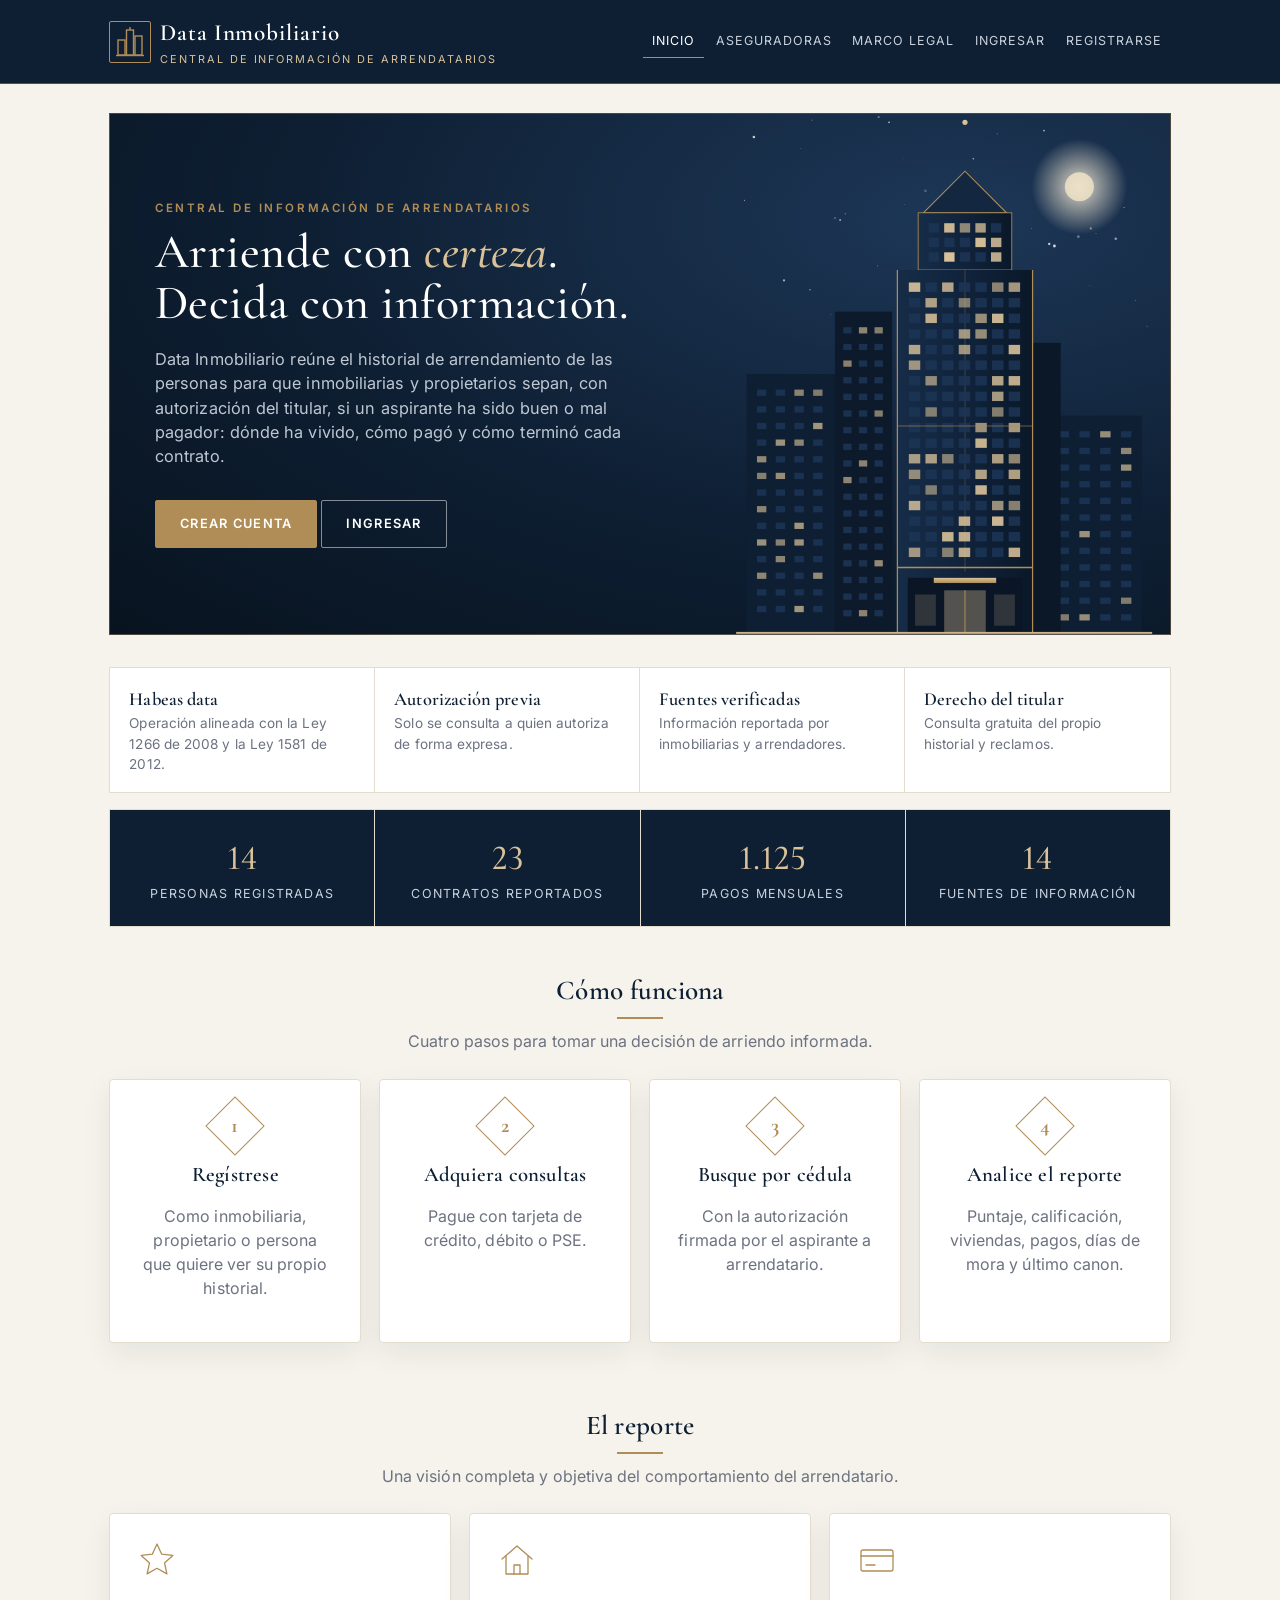
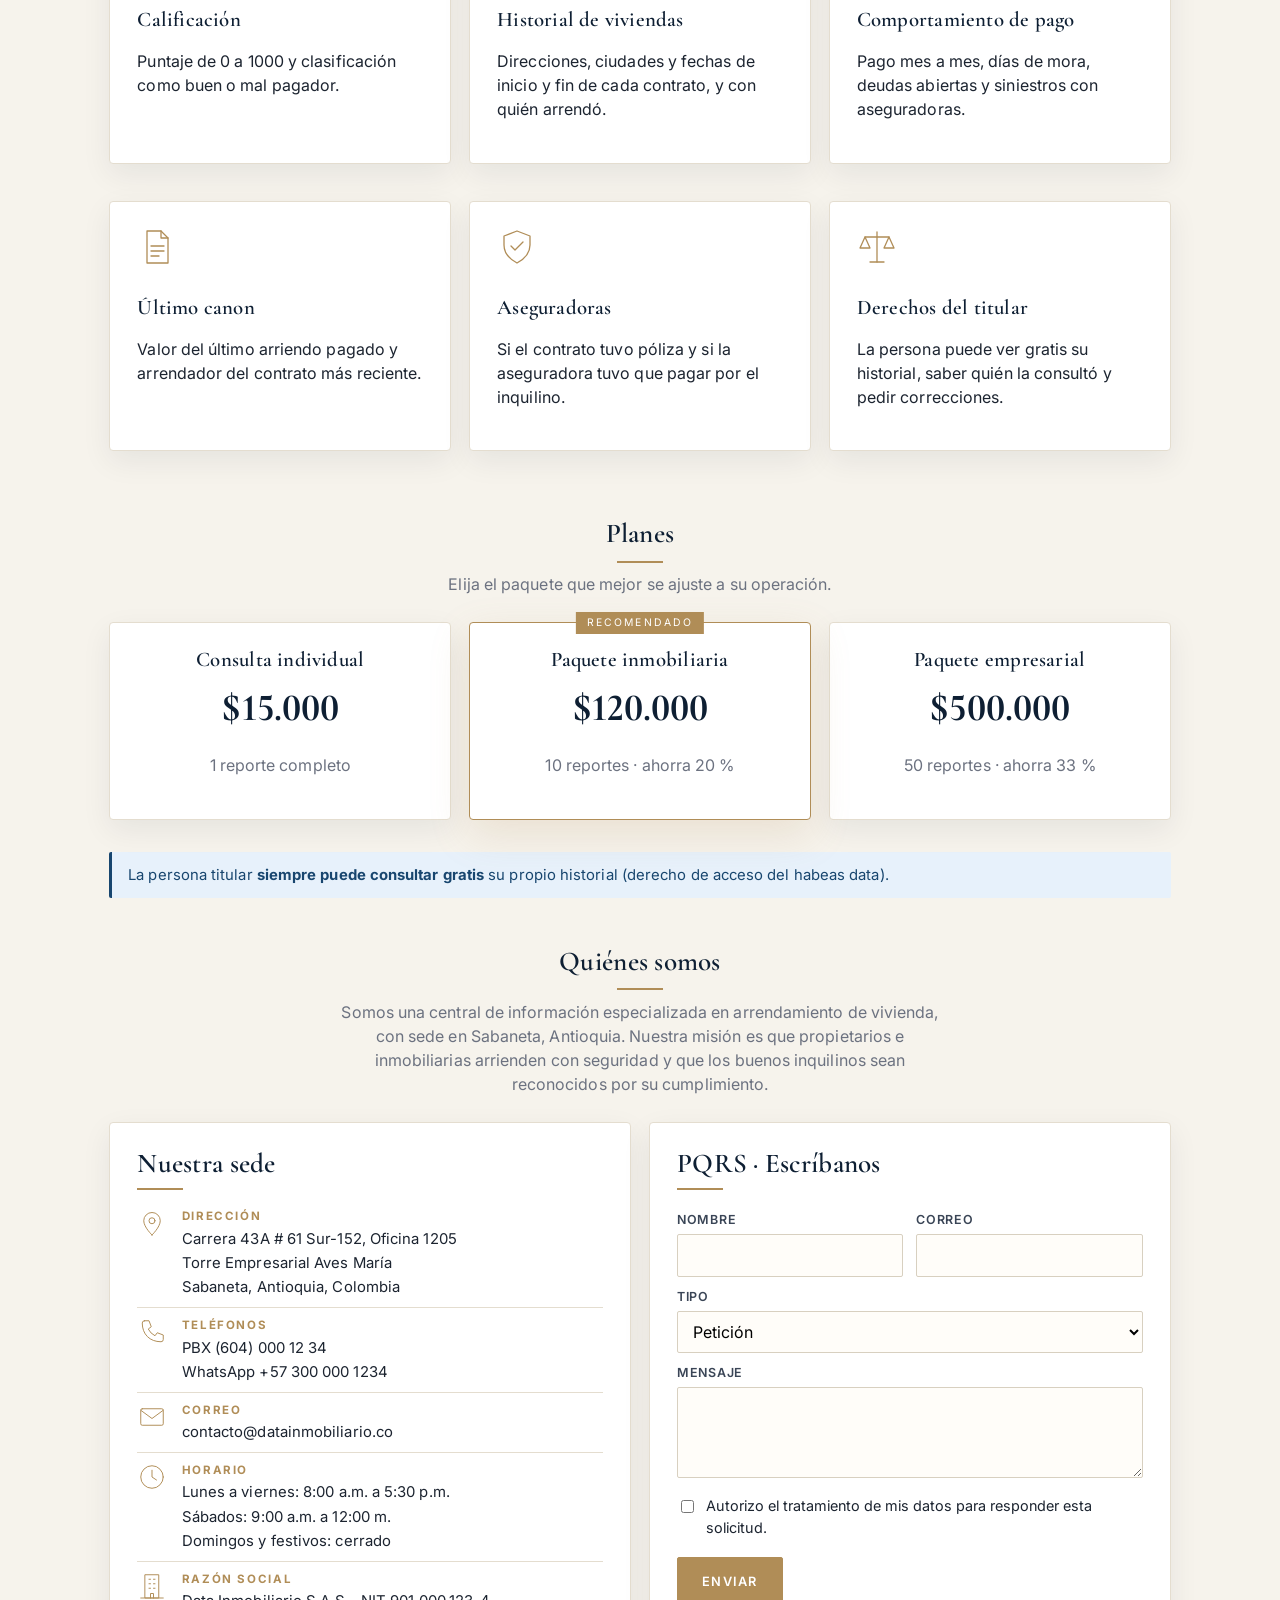
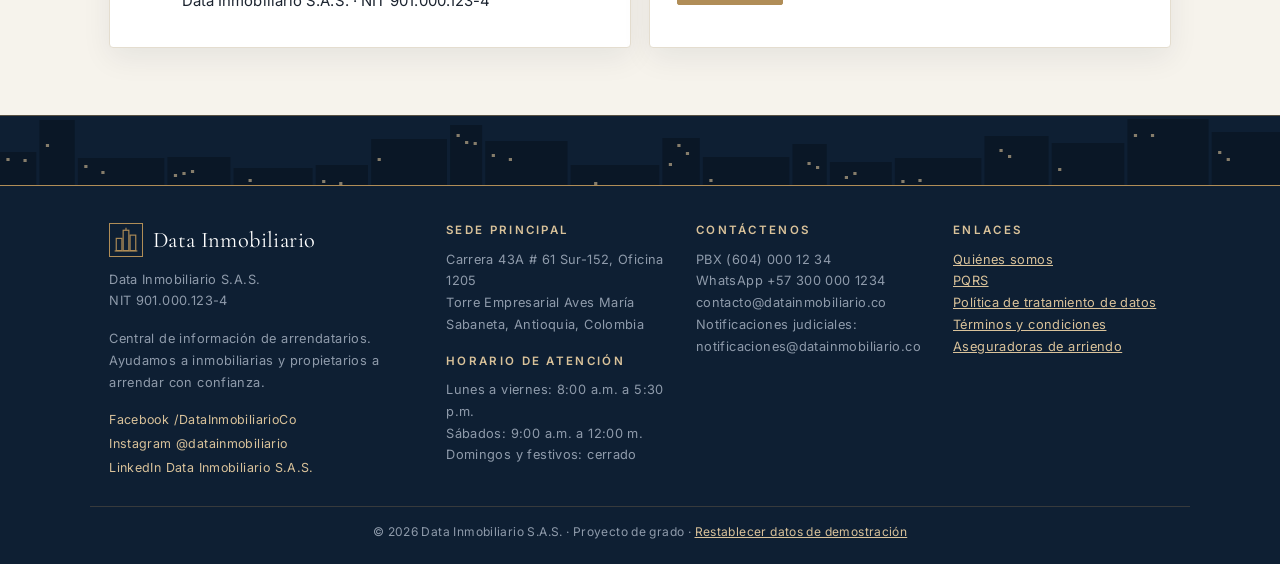
<file: index.html>
<!DOCTYPE html>
<html lang="es">
<head>
  <meta charset="UTF-8">
  <meta name="viewport" content="width=device-width, initial-scale=1.0">
  <title>Data Inmobiliario · Central de información de arrendatarios</title>
  <link rel="preconnect" href="https://fonts.googleapis.com">
  <link rel="stylesheet" href="https://fonts.googleapis.com/css2?family=Cormorant+Garamond:ital,wght@0,500;0,600;1,500&family=Inter:wght@400;500;600&display=swap">
  <link rel="stylesheet" href="css/estilos.css">
</head>
<body>
<main>
  <div class="contenedor">

    <section class="portada">
      <div class="texto">
        <div class="etiqueta-oro">Central de información de arrendatarios</div>
        <h1>Arriende con <em>certeza</em>.<br>Decida con información.</h1>
        <p>Data Inmobiliario reúne el historial de arrendamiento de las personas para que inmobiliarias y propietarios sepan,
           con autorización del titular, si un aspirante ha sido buen o mal pagador: dónde ha vivido, cómo pagó y cómo terminó cada contrato.</p>
        <a class="boton verde" href="registro.html">Crear cuenta</a>
        <a class="boton secundario" href="login.html">Ingresar</a>
      </div>
      <div class="ilustracion" data-ilustracion="edificio"></div>
    </section>

    <div class="franja-confianza">
      <div><b>Habeas data</b>Operación alineada con la Ley 1266 de 2008 y la Ley 1581 de 2012.</div>
      <div><b>Autorización previa</b>Solo se consulta a quien autoriza de forma expresa.</div>
      <div><b>Fuentes verificadas</b>Información reportada por inmobiliarias y arrendadores.</div>
      <div><b>Derecho del titular</b>Consulta gratuita del propio historial y reclamos.</div>
    </div>

    <div class="cifras" id="cifras"></div>

    <h2 class="seccion-titulo">Cómo funciona</h2>
    <p class="seccion-sub">Cuatro pasos para tomar una decisión de arriendo informada.</p>
    <div class="grid grid-4">
      <div class="tarjeta paso"><div class="num"><span>1</span></div><h3>Regístrese</h3><p class="tenue">Como inmobiliaria, propietario o persona que quiere ver su propio historial.</p></div>
      <div class="tarjeta paso"><div class="num"><span>2</span></div><h3>Adquiera consultas</h3><p class="tenue">Pague con tarjeta de crédito, débito o PSE.</p></div>
      <div class="tarjeta paso"><div class="num"><span>3</span></div><h3>Busque por cédula</h3><p class="tenue">Con la autorización firmada por el aspirante a arrendatario.</p></div>
      <div class="tarjeta paso"><div class="num"><span>4</span></div><h3>Analice el reporte</h3><p class="tenue">Puntaje, calificación, viviendas, pagos, días de mora y último canon.</p></div>
    </div>

    <h2 class="seccion-titulo">El reporte</h2>
    <p class="seccion-sub">Una visión completa y objetiva del comportamiento del arrendatario.</p>
    <div class="grid grid-3 grid-3-fijo">
      <div class="tarjeta"><span data-icono="estrella"></span><h3>Calificación</h3><p>Puntaje de 0 a 1000 y clasificación como buen o mal pagador.</p></div>
      <div class="tarjeta"><span data-icono="casa"></span><h3>Historial de viviendas</h3><p>Direcciones, ciudades y fechas de inicio y fin de cada contrato, y con quién arrendó.</p></div>
      <div class="tarjeta"><span data-icono="tarjeta"></span><h3>Comportamiento de pago</h3><p>Pago mes a mes, días de mora, deudas abiertas y siniestros con aseguradoras.</p></div>
      <div class="tarjeta"><span data-icono="documento"></span><h3>Último canon</h3><p>Valor del último arriendo pagado y arrendador del contrato más reciente.</p></div>
      <div class="tarjeta"><span data-icono="escudo"></span><h3>Aseguradoras</h3><p>Si el contrato tuvo póliza y si la aseguradora tuvo que pagar por el inquilino.</p></div>
      <div class="tarjeta"><span data-icono="balanza"></span><h3>Derechos del titular</h3><p>La persona puede ver gratis su historial, saber quién la consultó y pedir correcciones.</p></div>
    </div>

    <h2 class="seccion-titulo">Planes</h2>
    <p class="seccion-sub">Elija el paquete que mejor se ajuste a su operación.</p>
    <div class="grid grid-3">
      <div class="tarjeta plan"><h3>Consulta individual</h3><div class="precio">$15.000</div><p class="tenue">1 reporte completo</p></div>
      <div class="tarjeta plan destacado"><h3>Paquete inmobiliaria</h3><div class="precio">$120.000</div><p class="tenue">10 reportes · ahorra 20 %</p></div>
      <div class="tarjeta plan"><h3>Paquete empresarial</h3><div class="precio">$500.000</div><p class="tenue">50 reportes · ahorra 33 %</p></div>
    </div>
    <div class="alerta info">La persona titular <b>siempre puede consultar gratis</b> su propio historial (derecho de acceso del habeas data).</div>

    <h2 class="seccion-titulo" id="contacto">Quiénes somos</h2>
    <p class="seccion-sub">Somos una central de información especializada en arrendamiento de vivienda, con sede en Sabaneta, Antioquia.
      Nuestra misión es que propietarios e inmobiliarias arrienden con seguridad y que los buenos inquilinos sean reconocidos por su cumplimiento.</p>

    <div class="grid grid-2">
      <div class="tarjeta">
        <h2>Nuestra sede</h2>
        <div class="dato-contacto"><span data-icono="ubicacion"></span><div><b>Dirección</b><span id="eDireccion"></span></div></div>
        <div class="dato-contacto"><span data-icono="telefono"></span><div><b>Teléfonos</b><span id="eTelefonos"></span></div></div>
        <div class="dato-contacto"><span data-icono="correo"></span><div><b>Correo</b><span id="eCorreo"></span></div></div>
        <div class="dato-contacto"><span data-icono="reloj"></span><div><b>Horario</b><span id="eHorario"></span></div></div>
        <div class="dato-contacto"><span data-icono="edificio"></span><div><b>Razón social</b><span id="eRazon"></span></div></div>
      </div>
      <div class="tarjeta">
        <h2>PQRS · Escríbanos</h2>
        <div id="msgPqrs"></div>
        <form id="formPqrs">
          <div class="fila">
            <div><label>Nombre</label><input name="nombre" required></div>
            <div><label>Correo</label><input name="correo" type="email" required></div>
          </div>
          <label>Tipo</label>
          <select name="tipo"><option>Petición</option><option>Queja</option><option>Reclamo</option><option>Sugerencia</option><option>Quiero afiliar mi inmobiliaria</option></select>
          <label>Mensaje</label>
          <textarea name="mensaje" rows="3" required></textarea>
          <label class="check"><input type="checkbox" required><span>Autorizo el tratamiento de mis datos para responder esta solicitud.</span></label>
          <button class="boton verde" type="submit">Enviar</button>
        </form>
      </div>
    </div>
  </div>
</main>
<script src="js/datos-semilla.js"></script>
<script src="js/almacen.js"></script>
<script src="js/ilustraciones.js"></script>
<script src="js/app.js"></script>
<script>
  // Cifras de la central, calculadas a partir de los datos
  var d = BD.datos;
  var fuentes = {};
  d.contratos.forEach(function (c) { fuentes[c.arrendador] = 1; });
  document.getElementById("cifras").innerHTML =
    "<div><b>" + d.inquilinos.length + "</b>Personas registradas</div>" +
    "<div><b>" + d.contratos.length + "</b>Contratos reportados</div>" +
    "<div><b>" + d.pagos.length.toLocaleString("es-CO") + "</b>Pagos mensuales</div>" +
    "<div><b>" + Object.keys(fuentes).length + "</b>Fuentes de información</div>";

  // Datos de contacto de la empresa (definidos en app.js)
  document.getElementById("eDireccion").innerHTML = EMPRESA.direccion + "<br>" + EMPRESA.edificio + "<br>" + EMPRESA.ciudad;
  document.getElementById("eTelefonos").innerHTML = "PBX " + EMPRESA.pbx + "<br>WhatsApp " + EMPRESA.whatsapp;
  document.getElementById("eCorreo").innerHTML = EMPRESA.correo;
  document.getElementById("eHorario").innerHTML = EMPRESA.horario.join("<br>");
  document.getElementById("eRazon").innerHTML = EMPRESA.razonSocial + " · NIT " + EMPRESA.nit;

  // Formulario PQRS (se guarda en el navegador)
  document.getElementById("formPqrs").onsubmit = function (e) {
    e.preventDefault();
    var datos = Object.fromEntries(new FormData(e.target).entries());
    var radicado = "PQRS-" + Date.now().toString().slice(-6);
    BD.datos.mensajes = BD.datos.mensajes || [];
    BD.datos.mensajes.push({ id: radicado, nombre: datos.nombre, correo: datos.correo, tipo: datos.tipo, mensaje: datos.mensaje, fecha: Date.now() });
    BD.guardar(); e.target.reset();
    mensaje("msgPqrs", "exito", "Solicitud radicada con número <b>" + radicado + "</b>. Le responderemos en máximo 15 días hábiles.");
  };
</script>
</body>
</html>
</file>
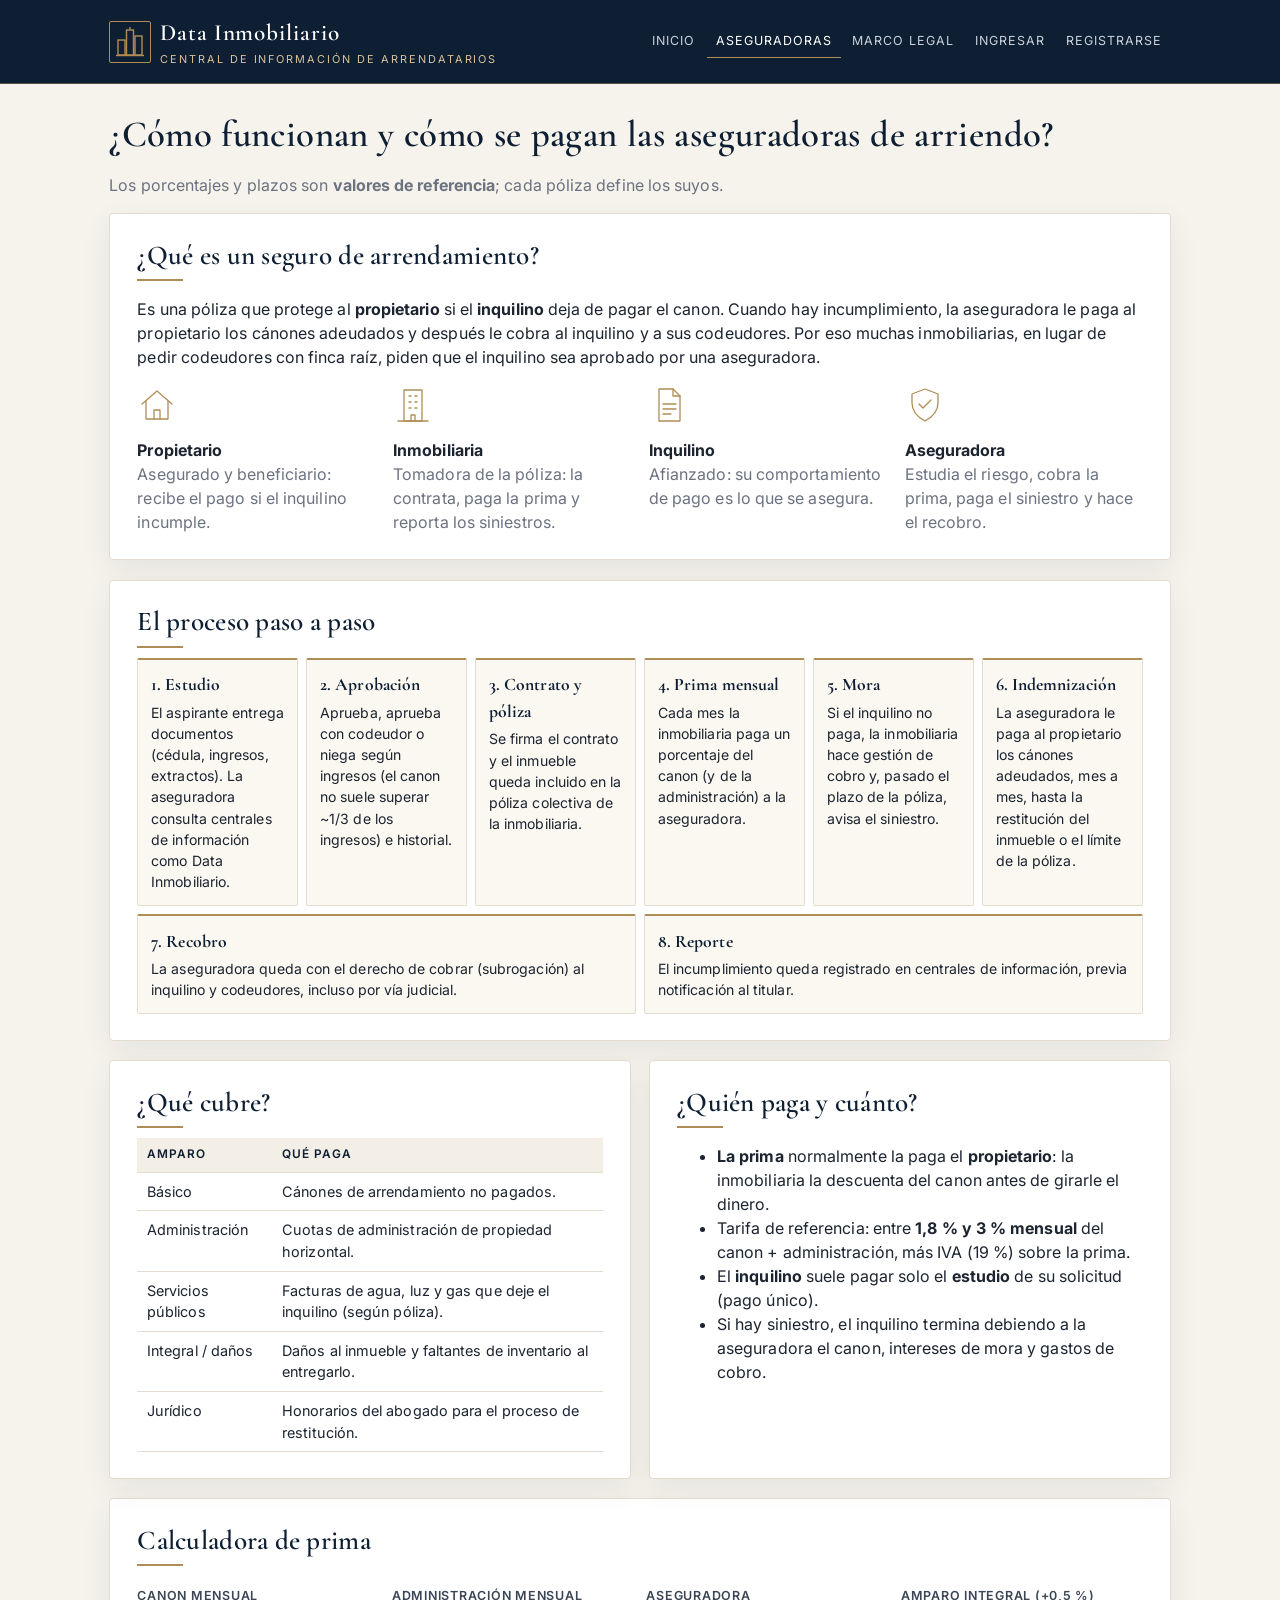
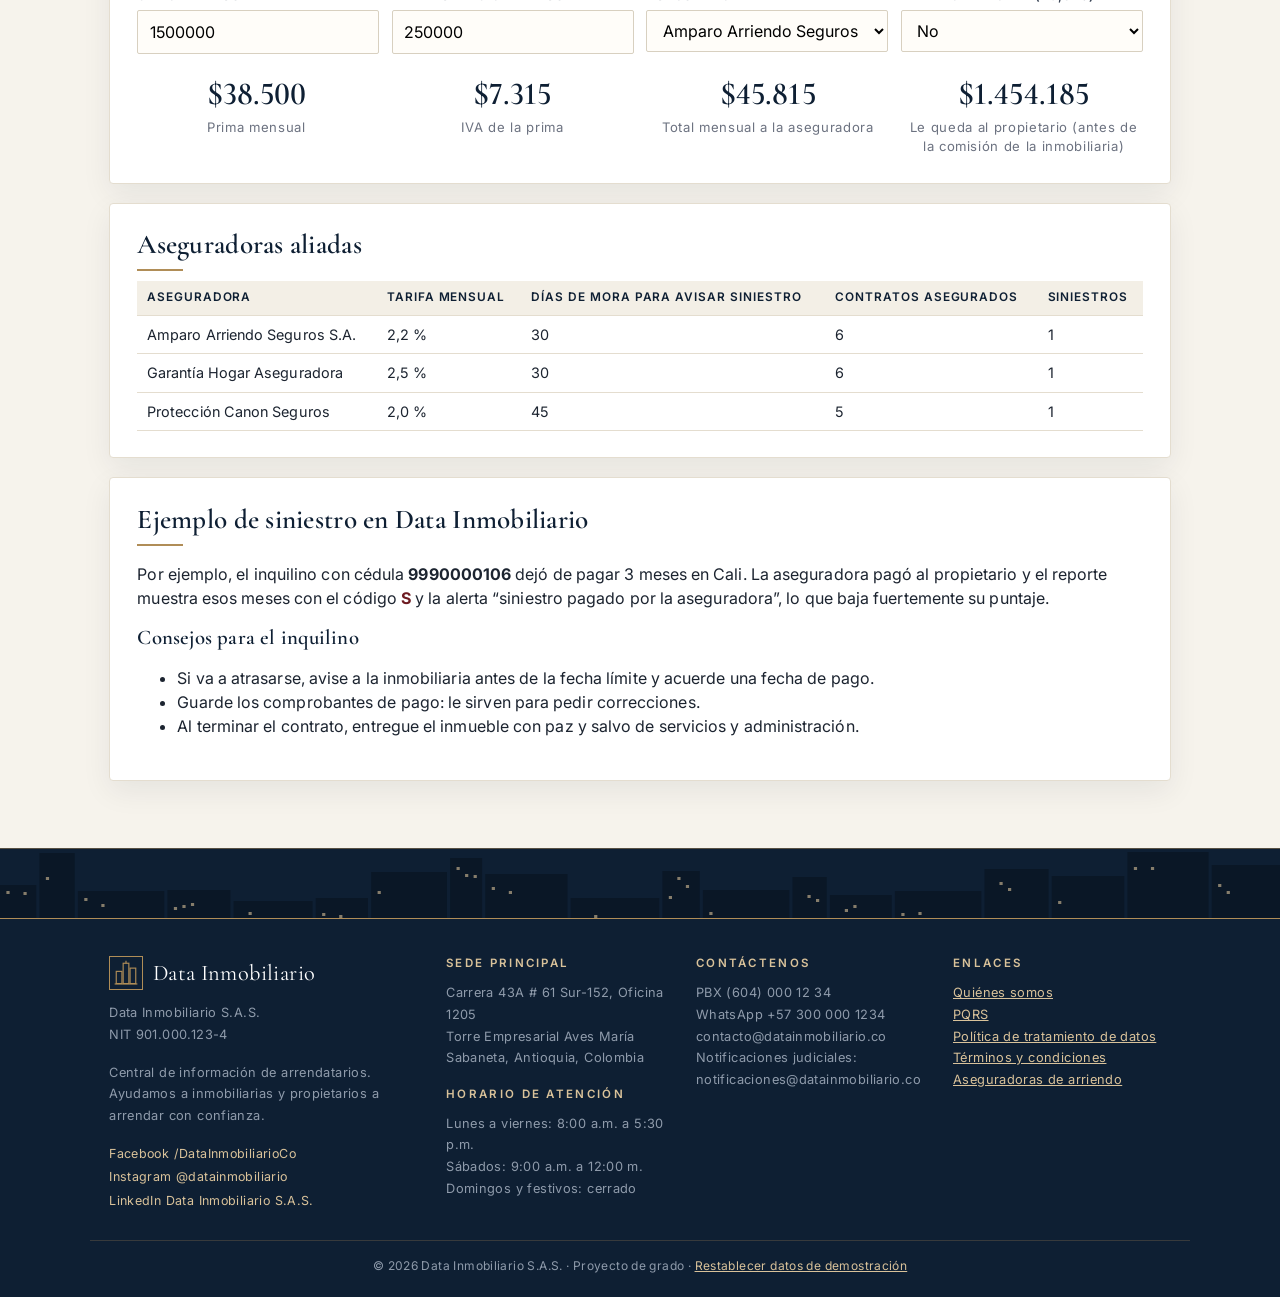
<file: aseguradoras.html>
<!DOCTYPE html>
<html lang="es">
<head>
  <meta charset="UTF-8">
  <meta name="viewport" content="width=device-width, initial-scale=1.0">
  <title>Cómo funcionan las aseguradoras de arriendo · Data Inmobiliario</title>
  <link rel="preconnect" href="https://fonts.googleapis.com">
  <link rel="stylesheet" href="https://fonts.googleapis.com/css2?family=Cormorant+Garamond:ital,wght@0,500;0,600;1,500&family=Inter:wght@400;500;600&display=swap">
  <link rel="stylesheet" href="css/estilos.css">
</head>
<body>
<main>
  <div class="contenedor">
    <h1>¿Cómo funcionan y cómo se pagan las aseguradoras de arriendo?</h1>
    <p class="tenue">Los porcentajes y plazos son <b>valores de referencia</b>; cada póliza define los suyos.</p>

    <div class="tarjeta">
      <h2>¿Qué es un seguro de arrendamiento?</h2>
      <p>Es una póliza que protege al <b>propietario</b> si el <b>inquilino</b> deja de pagar el canon. Cuando hay incumplimiento,
        la aseguradora le paga al propietario los cánones adeudados y después le cobra al inquilino y a sus codeudores.
        Por eso muchas inmobiliarias, en lugar de pedir codeudores con finca raíz, piden que el inquilino sea aprobado por una aseguradora.</p>
      <div class="grid grid-4">
        <div><span data-icono="casa"></span><br><b>Propietario</b><br><span class="tenue">Asegurado y beneficiario: recibe el pago si el inquilino incumple.</span></div>
        <div><span data-icono="edificio"></span><br><b>Inmobiliaria</b><br><span class="tenue">Tomadora de la póliza: la contrata, paga la prima y reporta los siniestros.</span></div>
        <div><span data-icono="documento"></span><br><b>Inquilino</b><br><span class="tenue">Afianzado: su comportamiento de pago es lo que se asegura.</span></div>
        <div><span data-icono="escudo"></span><br><b>Aseguradora</b><br><span class="tenue">Estudia el riesgo, cobra la prima, paga el siniestro y hace el recobro.</span></div>
      </div>
    </div>

    <div class="tarjeta">
      <h2>El proceso paso a paso</h2>
      <div class="flujo">
        <div class="etapa"><b>1. Estudio</b>El aspirante entrega documentos (cédula, ingresos, extractos). La aseguradora consulta centrales de información como Data Inmobiliario.</div>
        <div class="etapa"><b>2. Aprobación</b>Aprueba, aprueba con codeudor o niega según ingresos (el canon no suele superar ~1/3 de los ingresos) e historial.</div>
        <div class="etapa"><b>3. Contrato y póliza</b>Se firma el contrato y el inmueble queda incluido en la póliza colectiva de la inmobiliaria.</div>
        <div class="etapa"><b>4. Prima mensual</b>Cada mes la inmobiliaria paga un porcentaje del canon (y de la administración) a la aseguradora.</div>
        <div class="etapa"><b>5. Mora</b>Si el inquilino no paga, la inmobiliaria hace gestión de cobro y, pasado el plazo de la póliza, avisa el siniestro.</div>
        <div class="etapa"><b>6. Indemnización</b>La aseguradora le paga al propietario los cánones adeudados, mes a mes, hasta la restitución del inmueble o el límite de la póliza.</div>
        <div class="etapa"><b>7. Recobro</b>La aseguradora queda con el derecho de cobrar (subrogación) al inquilino y codeudores, incluso por vía judicial.</div>
        <div class="etapa"><b>8. Reporte</b>El incumplimiento queda registrado en centrales de información, previa notificación al titular.</div>
      </div>
    </div>

    <div class="grid grid-2">
      <div class="tarjeta">
        <h2>¿Qué cubre?</h2>
        <table>
          <tr><th>Amparo</th><th>Qué paga</th></tr>
          <tr><td>Básico</td><td>Cánones de arrendamiento no pagados.</td></tr>
          <tr><td>Administración</td><td>Cuotas de administración de propiedad horizontal.</td></tr>
          <tr><td>Servicios públicos</td><td>Facturas de agua, luz y gas que deje el inquilino (según póliza).</td></tr>
          <tr><td>Integral / daños</td><td>Daños al inmueble y faltantes de inventario al entregarlo.</td></tr>
          <tr><td>Jurídico</td><td>Honorarios del abogado para el proceso de restitución.</td></tr>
        </table>
      </div>
      <div class="tarjeta">
        <h2>¿Quién paga y cuánto?</h2>
        <ul>
          <li><b>La prima</b> normalmente la paga el <b>propietario</b>: la inmobiliaria la descuenta del canon antes de girarle el dinero.</li>
          <li>Tarifa de referencia: entre <b>1,8 % y 3 % mensual</b> del canon + administración, más IVA (19 %) sobre la prima.</li>
          <li>El <b>inquilino</b> suele pagar solo el <b>estudio</b> de su solicitud (pago único).</li>
          <li>Si hay siniestro, el inquilino termina debiendo a la aseguradora el canon, intereses de mora y gastos de cobro.</li>
        </ul>
      </div>
    </div>

    <div class="tarjeta">
      <h2>Calculadora de prima</h2>
      <div class="fila">
        <div><label for="canon">Canon mensual</label><input id="canon" type="number" value="1500000" step="10000"></div>
        <div><label for="admin">Administración mensual</label><input id="admin" type="number" value="250000" step="10000"></div>
        <div><label for="aseg">Aseguradora</label><select id="aseg"></select></div>
        <div><label for="integral">Amparo integral (+0,5 %)</label><select id="integral"><option value="0">No</option><option value="0.005">Sí</option></select></div>
      </div>
      <div id="resultado" class="grid grid-4" style="margin-top:1rem"></div>
    </div>

    <div class="tarjeta">
      <h2>Aseguradoras aliadas</h2>
      <div class="tabla-envoltura"><table id="tablaAseg"></table></div>
    </div>

    <div class="tarjeta">
      <h2>Ejemplo de siniestro en Data Inmobiliario</h2>
      <p>Por ejemplo, el inquilino con cédula <b>9990000106</b> dejó de pagar 3 meses en Cali. La aseguradora pagó al propietario
        y el reporte muestra esos meses con el código <b style="color:#6d1a20">S</b> y la alerta “siniestro pagado por la aseguradora”, lo que baja fuertemente su puntaje.</p>
      <h3>Consejos para el inquilino</h3>
      <ul>
        <li>Si va a atrasarse, avise a la inmobiliaria antes de la fecha límite y acuerde una fecha de pago.</li>
        <li>Guarde los comprobantes de pago: le sirven para pedir correcciones.</li>
        <li>Al terminar el contrato, entregue el inmueble con paz y salvo de servicios y administración.</li>
      </ul>
    </div>
  </div>
</main>
<script src="js/datos-semilla.js"></script>
<script src="js/almacen.js"></script>
<script src="js/ilustraciones.js"></script>
<script src="js/app.js"></script>
<script>
  var sel = document.getElementById("aseg");
  sel.innerHTML = BD.datos.aseguradoras.map(function (a) {
    return '<option value="' + a.id + '">' + esc(a.nombre) + " (" + (a.tarifa * 100).toFixed(1).replace(".", ",") + " %)</option>";
  }).join("");
  document.getElementById("tablaAseg").innerHTML = "<tr><th>Aseguradora</th><th>Tarifa mensual</th><th>Días de mora para avisar siniestro</th><th>Contratos asegurados</th><th>Siniestros</th></tr>" +
    BD.datos.aseguradoras.map(function (a) {
      var cs = BD.datos.contratos.filter(function (c) { return c.aseguradora === a.id; });
      return "<tr><td>" + esc(a.nombre) + "</td><td>" + (a.tarifa * 100).toFixed(1).replace(".", ",") + " %</td><td>" + a.diasSiniestro + "</td><td>" + cs.length +
        "</td><td>" + cs.filter(function (c) { return c.siniestro; }).length + "</td></tr>";
    }).join("");

  function calcular() {
    var canon = +document.getElementById("canon").value || 0;
    var admin = +document.getElementById("admin").value || 0;
    var a = BD.aseguradora(sel.value);
    var tasa = a.tarifa + (+document.getElementById("integral").value);
    var prima = (canon + admin) * tasa, iva = prima * 0.19;
    var caja = function (v, t) { return '<div class="kpi"><div class="valor">' + v + '</div><div class="etiqueta">' + t + "</div></div>"; };
    document.getElementById("resultado").innerHTML =
      caja(pesos(prima), "Prima mensual") + caja(pesos(iva), "IVA de la prima") +
      caja(pesos(prima + iva), "Total mensual a la aseguradora") + caja(pesos(canon - prima - iva), "Le queda al propietario (antes de la comisión de la inmobiliaria)");
  }
  document.querySelectorAll("#canon,#admin,#aseg,#integral").forEach(function (el) { el.oninput = calcular; el.onchange = calcular; });
  calcular();
</script>
</body>
</html>
</file>
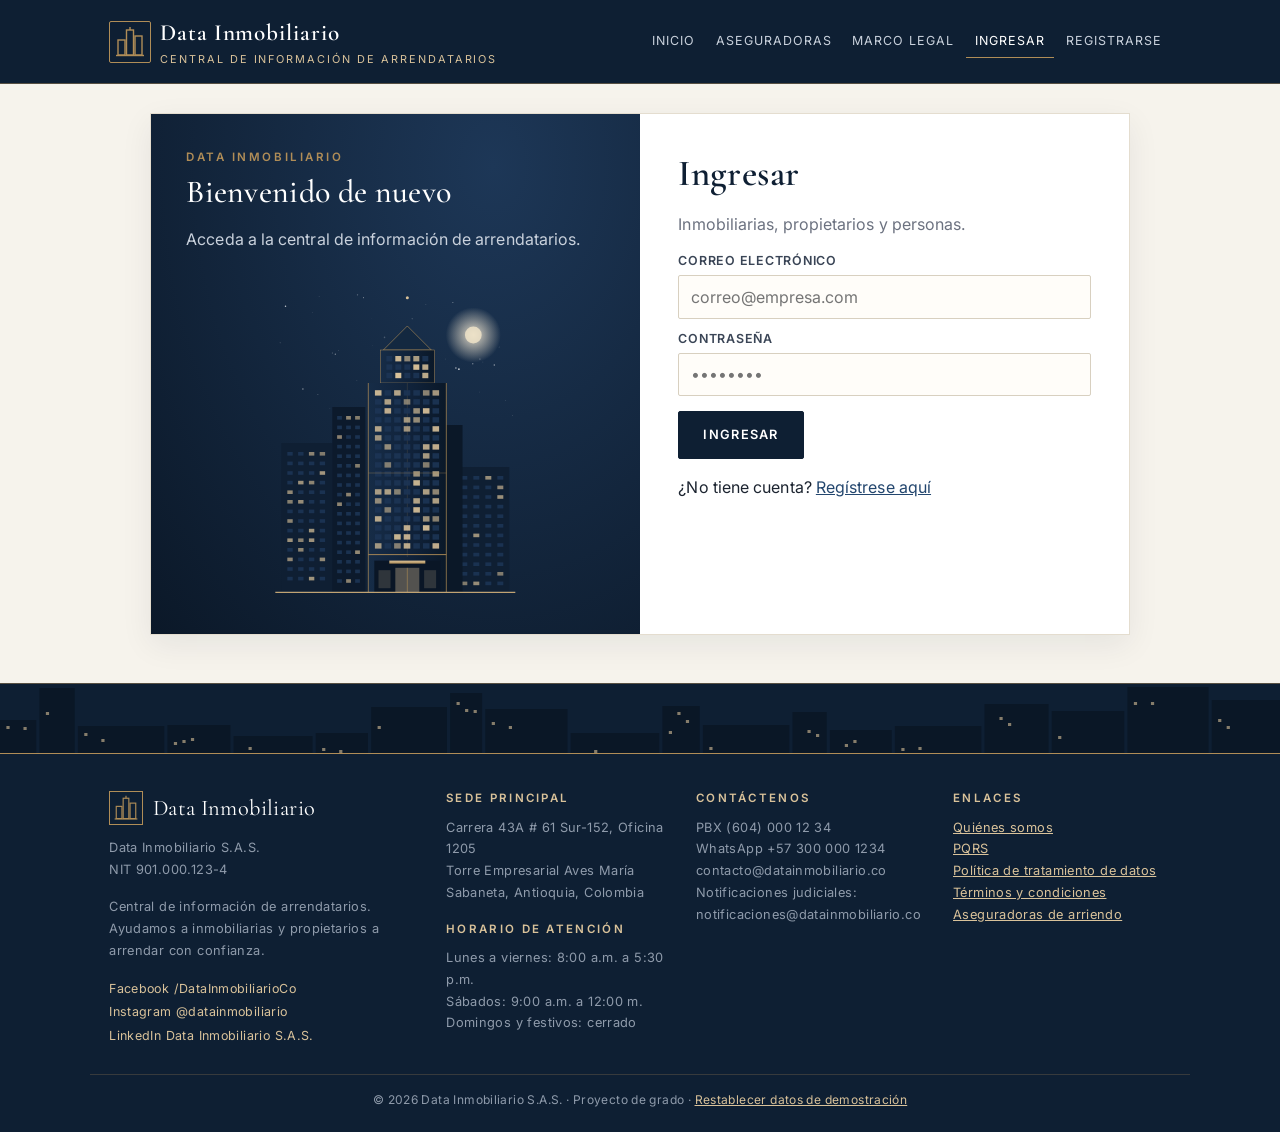
<file: comprar.html>
<!DOCTYPE html>
<html lang="es">
<head>
  <meta charset="UTF-8">
  <meta name="viewport" content="width=device-width, initial-scale=1.0">
  <title>Comprar consultas · Data Inmobiliario</title>
  <link rel="preconnect" href="https://fonts.googleapis.com">
  <link rel="stylesheet" href="https://fonts.googleapis.com/css2?family=Cormorant+Garamond:ital,wght@0,500;0,600;1,500&family=Inter:wght@400;500;600&display=swap">
  <link rel="stylesheet" href="css/estilos.css">
</head>
<body>
<main>
  <div class="contenedor">
    <h1>Comprar consultas</h1>

    <div class="grid grid-2" id="zonaCompra">
      <div class="tarjeta">
        <h2>1. Elija un plan</h2>
        <div id="planes"></div>
        <h2>2. Medio de pago</h2>
        <div class="pestanas">
          <button type="button" class="activa" data-medio="tarjeta">Tarjeta</button>
          <button type="button" data-medio="pse">PSE</button>
        </div>
        <div id="msg"></div>
        <form id="formTarjeta">
          <div class="tarjeta-credito"><div>DATA INMOBILIARIO PAY</div><div class="num" id="vistaNum">•••• •••• •••• ••••</div><div id="vistaNombre">NOMBRE DEL TITULAR</div></div>
          <label for="numTarjeta">Número de tarjeta</label>
          <input id="numTarjeta" inputmode="numeric" maxlength="19" placeholder="4111 1111 1111 1111" required>
          <label for="nomTarjeta">Nombre como aparece en la tarjeta</label>
          <input id="nomTarjeta" required>
          <div class="fila">
            <div><label for="venc">Vencimiento (MM/AA)</label><input id="venc" placeholder="12/29" maxlength="5" required></div>
            <div><label for="cvv">CVV</label><input id="cvv" inputmode="numeric" maxlength="4" placeholder="123" required></div>
            <div><label for="cuotas">Cuotas</label><select id="cuotas"><option>1</option><option>3</option><option>6</option><option>12</option></select></div>
          </div>
          <button class="boton verde" type="submit" id="btnPagar">Pagar</button>
        </form>
        <form id="formPse" class="oculto">
          <label for="banco">Banco</label>
          <select id="banco"><option>Banco Montaña</option><option>Banco Cafetero Digital</option><option>Cooperativa Horizonte</option></select>
          <label for="tipoPersona">Tipo de persona</label>
          <select id="tipoPersona"><option>Natural</option><option>Jurídica</option></select>
          <button class="boton verde" type="submit">Continuar al banco</button>
        </form>
      </div>
      <div class="tarjeta">
        <h2>Resumen</h2>
        <table id="resumen"></table>
        <p class="ayuda">Valores con IVA incluido. Pago seguro con tarjeta de crédito, débito o PSE.</p>
      </div>
    </div>

    <div id="comprobante" class="tarjeta oculto"></div>
  </div>
</main>
<script src="js/datos-semilla.js"></script>
<script src="js/almacen.js"></script>
<script src="js/ilustraciones.js"></script>
<script src="js/app.js"></script>
<script>
  var u = Sesion.exigir();
  var PLANES = [
    { id: "p1", nombre: "Consulta individual", creditos: 1, valor: 15000 },
    { id: "p10", nombre: "Paquete inmobiliaria (10)", creditos: 10, valor: 120000 },
    { id: "p50", nombre: "Paquete empresarial (50)", creditos: 50, valor: 500000 }
  ];
  var plan = PLANES[parametro("cc") ? 0 : 1];
  var medio = "tarjeta";

  function pintarPlanes() {
    document.getElementById("planes").innerHTML = PLANES.map(function (p) {
      return '<label class="check" style="border:1px solid var(--borde);border-radius:8px;padding:.6rem;margin:.4rem 0">' +
        '<input type="radio" name="plan" value="' + p.id + '"' + (p.id === plan.id ? " checked" : "") + '>' +
        "<span><b>" + p.nombre + "</b><br><span class='tenue'>" + pesos(p.valor) + " · " + pesos(p.valor / p.creditos) + " por consulta</span></span></label>";
    }).join("");
    document.querySelectorAll("input[name=plan]").forEach(function (r) {
      r.onchange = function () { plan = PLANES.find(function (p) { return p.id === r.value; }); pintarResumen(); };
    });
  }
  function pintarResumen() {
    var iva = Math.round(plan.valor - plan.valor / 1.19);
    document.getElementById("resumen").innerHTML =
      "<tr><td>Plan</td><td>" + plan.nombre + "</td></tr><tr><td>Consultas</td><td>" + plan.creditos + "</td></tr>" +
      "<tr><td>Subtotal</td><td>" + pesos(plan.valor - iva) + "</td></tr><tr><td>IVA (19 %)</td><td>" + pesos(iva) + "</td></tr>" +
      "<tr><th>Total</th><th>" + pesos(plan.valor) + "</th></tr>";
    document.getElementById("btnPagar").textContent = "Pagar " + pesos(plan.valor);
  }
  pintarPlanes(); pintarResumen();

  // Cambiar entre tarjeta y PSE
  document.querySelectorAll("[data-medio]").forEach(function (b) {
    b.onclick = function () {
      medio = b.dataset.medio;
      document.querySelectorAll("[data-medio]").forEach(function (x) { x.classList.toggle("activa", x === b); });
      document.getElementById("formTarjeta").classList.toggle("oculto", medio !== "tarjeta");
      document.getElementById("formPse").classList.toggle("oculto", medio !== "pse");
    };
  });

  // Vista previa de la tarjeta
  var num = document.getElementById("numTarjeta");
  num.oninput = function () {
    var d = num.value.replace(/\D/g, "").slice(0, 16);
    num.value = d.replace(/(\d{4})(?=\d)/g, "$1 ");
    document.getElementById("vistaNum").textContent = (d + "••••••••••••••••").slice(0, 16).replace(/(.{4})/g, "$1 ").trim();
  };
  document.getElementById("nomTarjeta").oninput = function (e) {
    document.getElementById("vistaNombre").textContent = e.target.value.toUpperCase() || "NOMBRE DEL TITULAR";
  };

  /* Algoritmo de Luhn: valida que el número de tarjeta sea coherente */
  function luhn(numero) {
    var suma = 0, doble = false;
    for (var i = numero.length - 1; i >= 0; i--) {
      var n = +numero[i];
      if (doble) { n *= 2; if (n > 9) n -= 9; }
      suma += n; doble = !doble;
    }
    return numero.length >= 13 && suma % 10 === 0;
  }

  function procesar(aprobado, motivo, detalleMedio) {
    mensaje("msg", "info", "⏳ Procesando pago…");
    document.querySelectorAll("#zonaCompra button").forEach(function (b) { b.disabled = true; });
    setTimeout(function () {
      document.querySelectorAll("#zonaCompra button").forEach(function (b) { b.disabled = false; });
      if (!aprobado) return mensaje("msg", "error", "❌ Transacción rechazada: " + motivo);
      var compra = {
        id: "DI-" + Date.now().toString().slice(-8), usuarioId: u.id, plan: plan.nombre, creditos: plan.creditos,
        valor: plan.valor, medio: detalleMedio, fecha: Date.now(), estado: "APROBADA"
      };
      u.creditos += plan.creditos;
      BD.datos.compras.push(compra);
      BD.guardar();
      document.getElementById("zonaCompra").classList.add("oculto");
      var c = document.getElementById("comprobante");
      c.classList.remove("oculto");
      c.innerHTML = '<h2>✅ Pago aprobado</h2><table>' +
        "<tr><td>Referencia</td><td><b>" + compra.id + "</b></td></tr><tr><td>Fecha</td><td>" + new Date(compra.fecha).toLocaleString("es-CO") + "</td></tr>" +
        "<tr><td>Cliente</td><td>" + esc(u.nombre) + " · " + esc(u.documento) + "</td></tr><tr><td>Plan</td><td>" + compra.plan + "</td></tr>" +
        "<tr><td>Medio</td><td>" + esc(compra.medio) + "</td></tr><tr><td>Valor</td><td>" + pesos(compra.valor) + "</td></tr>" +
        "<tr><td>Saldo de consultas</td><td><b>" + u.creditos + "</b></td></tr></table>" +
        (parametro("cc") ? '<a class="boton" href="consulta.html?cc=' + encodeURIComponent(parametro("cc")) + '">Continuar con la consulta</a>' : '<a class="boton" href="consulta.html">Hacer una consulta</a>') +
        ' <button class="boton secundario no-imprimir" onclick="print()">Imprimir comprobante</button>';
    }, 1800);
  }

  document.getElementById("formTarjeta").onsubmit = function (e) {
    e.preventDefault();
    var n = num.value.replace(/\D/g, "");
    var venc = document.getElementById("venc").value;
    if (!luhn(n)) return mensaje("msg", "error", "El número de tarjeta no es válido (falla la verificación de Luhn).");
    var m = venc.match(/^(\d{2})\/(\d{2})$/);
    if (!m || +m[1] < 1 || +m[1] > 12 || new Date(2000 + +m[2], +m[1], 0) < new Date()) return mensaje("msg", "error", "Fecha de vencimiento inválida o tarjeta vencida.");
    if (!/^\d{3,4}$/.test(document.getElementById("cvv").value)) return mensaje("msg", "error", "CVV inválido.");
    var rechazada = n === "4000000000000002";
    procesar(!rechazada, "fondos insuficientes", "Tarjeta terminada en " + n.slice(-4) + " · " + document.getElementById("cuotas").value + " cuota(s)");
  };
  document.getElementById("formPse").onsubmit = function (e) {
    e.preventDefault();
    procesar(true, "", "PSE · " + document.getElementById("banco").value);
  };
</script>
</body>
</html>
</file>
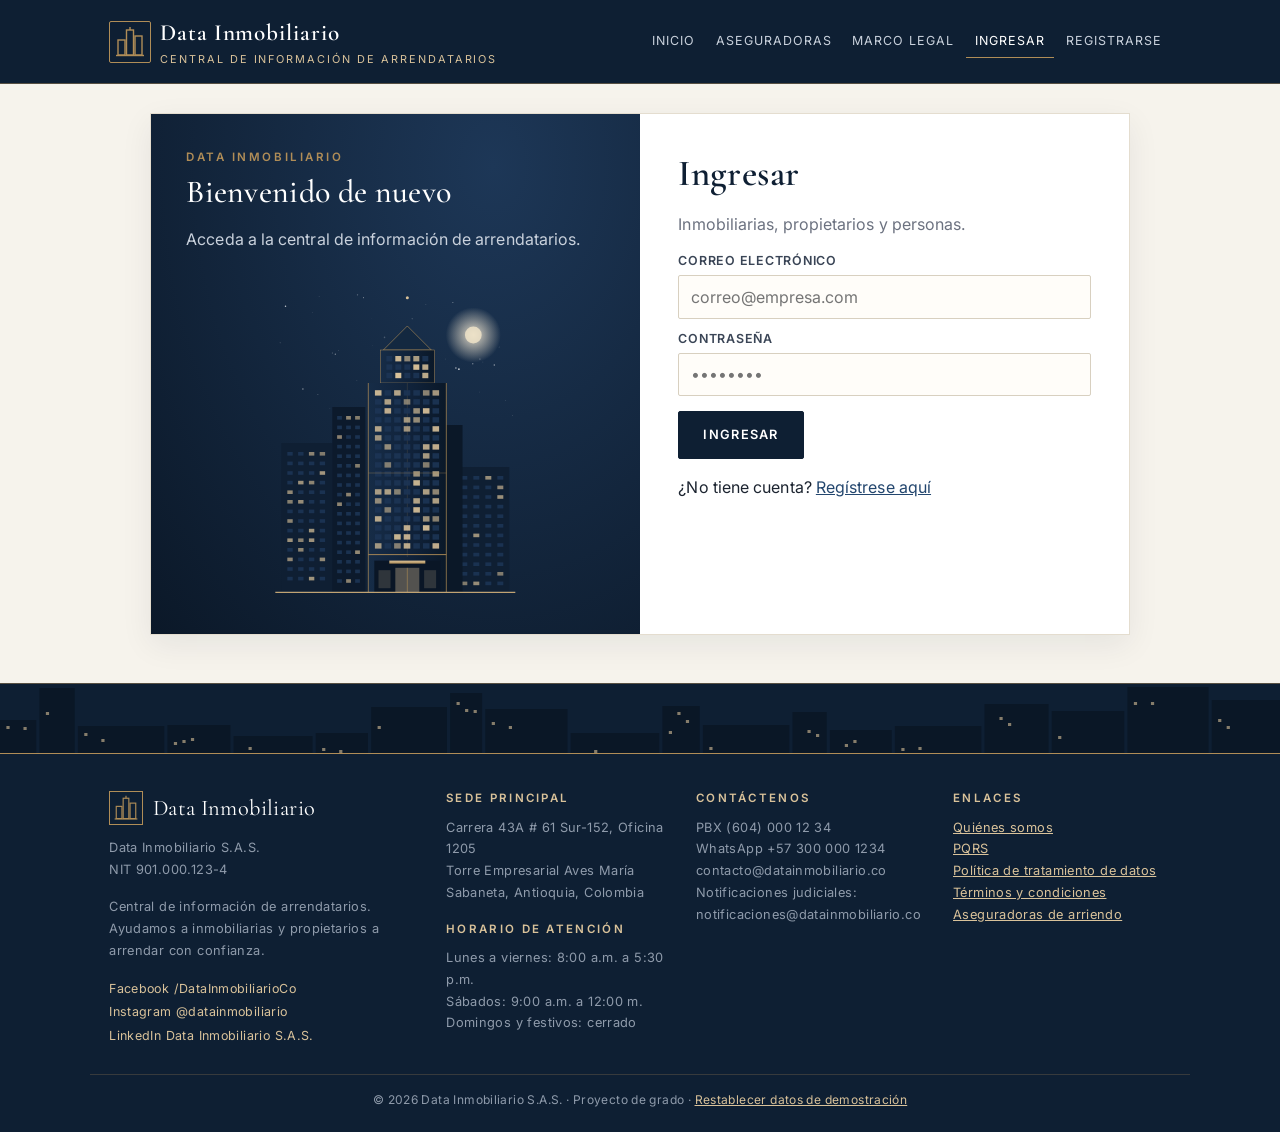
<file: consulta.html>
<!DOCTYPE html>
<html lang="es">
<head>
  <meta charset="UTF-8">
  <meta name="viewport" content="width=device-width, initial-scale=1.0">
  <title>Consultar cédula · Data Inmobiliario</title>
  <link rel="preconnect" href="https://fonts.googleapis.com">
  <link rel="stylesheet" href="https://fonts.googleapis.com/css2?family=Cormorant+Garamond:ital,wght@0,500;0,600;1,500&family=Inter:wght@400;500;600&display=swap">
  <link rel="stylesheet" href="css/estilos.css">
</head>
<body>
<main>
  <div class="contenedor" style="max-width:640px">
    <div class="tarjeta">
      <h1>Consultar historial de arrendatario</h1>
      <p class="tenue">Cada consulta descuenta 1 crédito y le da acceso al reporte durante 24 horas.</p>
      <div id="saldo" class="alerta info"></div>
      <div id="msg"></div>
      <form id="formConsulta">
        <label for="cc">Cédula de ciudadanía del aspirante</label>
        <input id="cc" inputmode="numeric" required placeholder="Ej: 9990000103">
        <label for="motivo">Motivo de la consulta</label>
        <select id="motivo">
          <option>Estudio para nuevo contrato de arrendamiento</option>
          <option>Renovación de contrato vigente</option>
          <option>Verificación de codeudor</option>
          <option>Solicitud del propio titular</option>
        </select>
        <label class="check"><input type="checkbox" id="autoriza" required>
          <span>Declaro que cuento con la <b>autorización previa, expresa e informada</b> del titular para consultar su información (Ley 1266 de 2008 y Ley 1581 de 2012).</span></label>
        <button class="boton" type="submit">Consultar</button>
      </form>
    </div>
  </div>
</main>
<script src="js/datos-semilla.js"></script>
<script src="js/almacen.js"></script>
<script src="js/ilustraciones.js"></script>
<script src="js/app.js"></script>
<script>
  var u = Sesion.exigir();
  document.getElementById("saldo").innerHTML = "Consultas disponibles: <b>" + u.creditos + "</b> · <a href='comprar.html'>Comprar más</a>";
  if (parametro("cc")) document.getElementById("cc").value = parametro("cc");

  document.getElementById("formConsulta").onsubmit = function (e) {
    e.preventDefault();
    var cc = document.getElementById("cc").value.replace(/\D/g, "");
    if (cc.length < 6) return mensaje("msg", "error", "Escriba una cédula válida (solo números).");

    // 1. ¿Ya pagó esta cédula en las últimas 24 h, o es su propia cédula? No se cobra de nuevo.
    if (tieneAcceso(u, cc)) { ir("reporte.html?cc=" + cc); return; }

    // 2. ¿Existe la persona en la central? Si no existe, no se cobra.
    if (!BD.inquilino(cc)) {
      return mensaje("msg", "aviso", "La cédula <b>" + cc + "</b> no está registrada en Data Inmobiliario. No se descontó ninguna consulta.");
    }

    // 3. ¿Tiene saldo? Si no, se envía a comprar.
    if (u.creditos < 1) {
      return mensaje("msg", "error", "No tiene consultas disponibles. <a href='comprar.html?cc=" + cc + "'>Pagar esta consulta ahora (" + pesos(PRECIO_CONSULTA) + ")</a>");
    }

    // 4. Descontar crédito, registrar la consulta (bitácora) y dar acceso.
    u.creditos -= 1;
    var ahora = Date.now();
    BD.datos.consultas.push({ id: BD.nuevoId("Q"), usuarioId: u.id, usuarioNombre: u.nombre, cedula: cc, motivo: document.getElementById("motivo").value, fecha: ahora });
    BD.datos.accesos.push({ usuarioId: u.id, cedula: cc, fecha: ahora });
    BD.guardar();
    ir("reporte.html?cc=" + cc);
  };
</script>
</body>
</html>
</file>
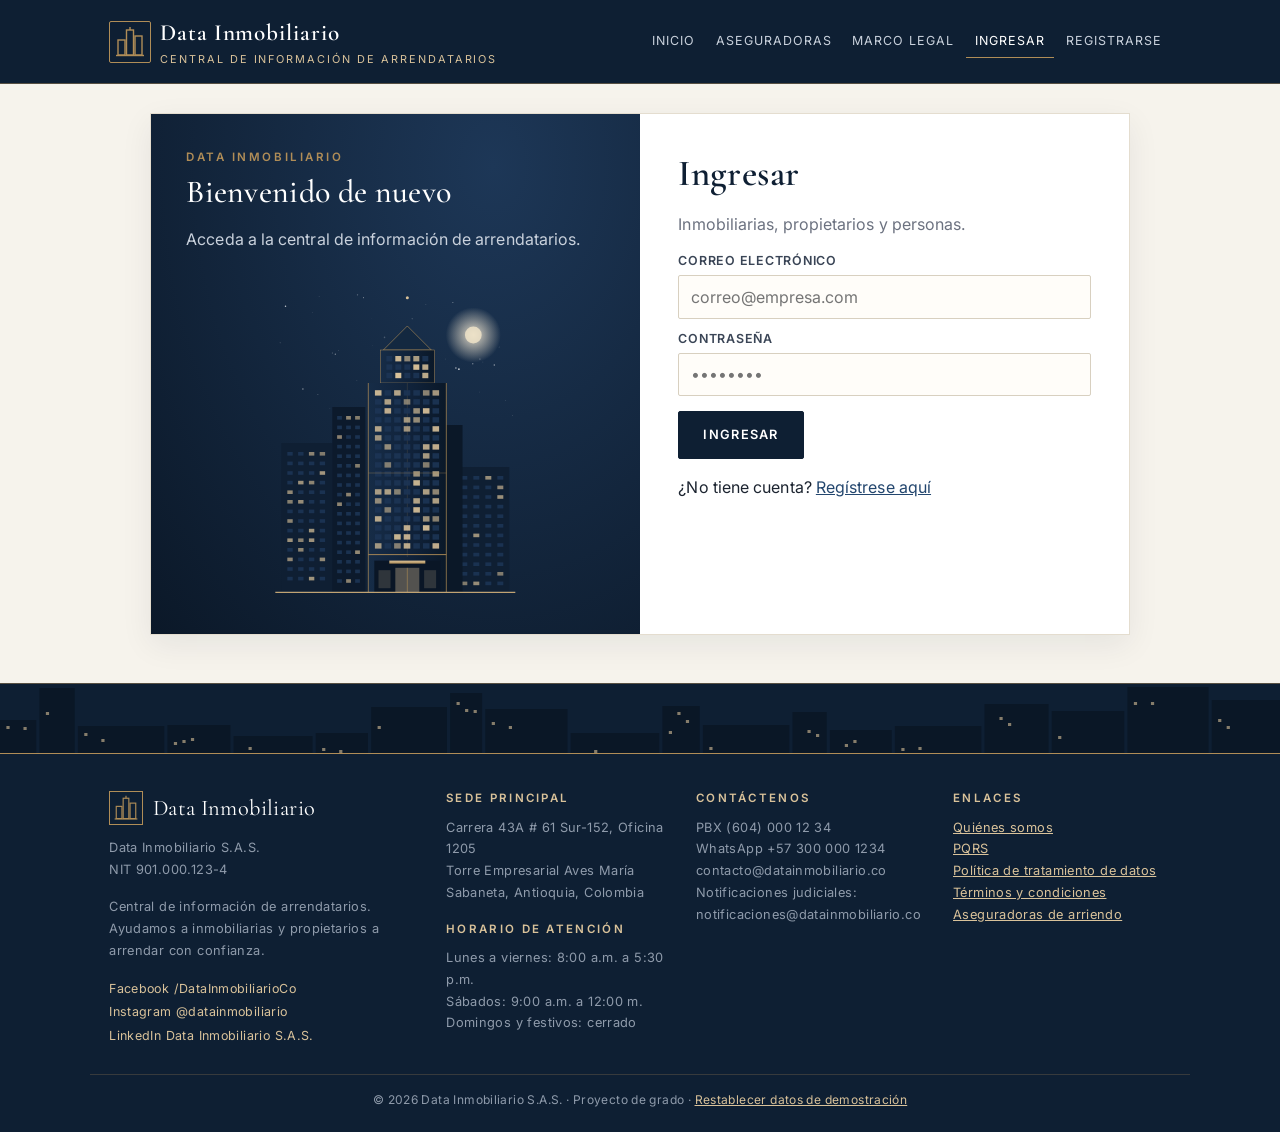
<file: ingreso-datos.html>
<!DOCTYPE html>
<html lang="es">
<head>
  <meta charset="UTF-8">
  <meta name="viewport" content="width=device-width, initial-scale=1.0">
  <title>Ingresar datos · Data Inmobiliario</title>
  <link rel="preconnect" href="https://fonts.googleapis.com">
  <link rel="stylesheet" href="https://fonts.googleapis.com/css2?family=Cormorant+Garamond:ital,wght@0,500;0,600;1,500&family=Inter:wght@400;500;600&display=swap">
  <link rel="stylesheet" href="css/estilos.css">
</head>
<body>
<main>
  <div class="contenedor">
    <h1>Ingresar datos a la central</h1>
    <p class="tenue">Aquí la inmobiliaria reporta inquilinos, contratos y pagos. Con esta información la plataforma calcula automáticamente el puntaje y genera los reportes.</p>
    <div id="msg"></div>

    <div class="tarjeta">
      <div class="pestanas">
        <button type="button" class="activa" data-p="pInquilino">1. Inquilino</button>
        <button type="button" data-p="pContrato">2. Contrato</button>
        <button type="button" data-p="pPago">3. Pago mensual</button>
        <button type="button" data-p="pTerminar">4. Terminar contrato</button>
      </div>

      <!-- 1. INQUILINO -->
      <form id="pInquilino" class="panel-pestana activa">
        <h2>Registrar inquilino</h2>
        <div class="fila">
          <div><label>Cédula</label><input name="cedula" inputmode="numeric" required pattern="\d{6,10}" title="Entre 6 y 10 dígitos"></div>
          <div><label>Nombres</label><input name="nombres" required></div>
          <div><label>Apellidos</label><input name="apellidos" required></div>
        </div>
        <div class="fila">
          <div><label>Fecha de nacimiento</label><input name="nacimiento" type="date" required></div>
          <div><label>Ciudad</label><input name="ciudad" required></div>
          <div><label>Ocupación</label><input name="ocupacion"></div>
        </div>
        <div class="fila">
          <div><label>Teléfono</label><input name="telefono"></div>
          <div><label>Correo</label><input name="email" type="email"></div>
          <div><label>Fecha de la autorización firmada</label><input name="autorizacion" type="date" required></div>
        </div>
        <label class="check"><input type="checkbox" required>
          <span>Confirmo que el inquilino firmó la <b>autorización de reporte y consulta</b> ante centrales de información y que fue informado de sus derechos (conocer, actualizar, rectificar y suprimir sus datos).</span></label>
        <button class="boton verde" type="submit">Guardar inquilino</button>
      </form>

      <!-- 2. CONTRATO -->
      <form id="pContrato" class="panel-pestana">
        <h2>Registrar contrato de arrendamiento</h2>
        <div class="fila">
          <div><label>Cédula del inquilino</label><input name="cedula" list="listaCedulas" required></div>
          <div><label>Arrendador</label><input name="arrendador" id="arrendador" required></div>
          <div><label>Tipo de arrendador</label><select name="tipoArrendador"><option>Inmobiliaria</option><option>Persona natural</option></select></div>
        </div>
        <div class="fila">
          <div><label>Tipo de inmueble</label><select name="tipoInmueble"><option>Apartamento</option><option>Casa</option><option>Apartaestudio</option><option>Habitación</option><option>Local</option></select></div>
          <div><label>Dirección</label><input name="direccion" required></div>
          <div><label>Barrio</label><input name="barrio" required></div>
        </div>
        <div class="fila">
          <div><label>Ciudad</label><input name="ciudad" required></div>
          <div><label>Estrato</label><select name="estrato"><option>1</option><option>2</option><option selected>3</option><option>4</option><option>5</option><option>6</option></select></div>
          <div><label>Canon mensual (COP)</label><input name="canon" type="number" min="100000" step="1000" required></div>
        </div>
        <div class="fila">
          <div><label>Fecha de inicio</label><input name="fechaInicio" type="date" required></div>
          <div><label>Fecha de fin <span class="tenue">(vacío si está vigente)</span></label><input name="fechaFin" type="date"></div>
          <div><label>Aseguradora de arriendo</label><select name="aseguradora" id="selAseg"></select></div>
        </div>
        <div class="alerta info">
          <label class="check" style="margin:0"><input type="checkbox" name="generar" id="chkGenerar">
            <span><b>Generar historial de pagos automáticamente</b> desde la fecha de inicio hasta hoy (o hasta la fecha de fin), para no tener que ingresar mes por mes.</span></label>
          <div id="zonaPerfil" class="oculto">
            <label>Perfil de comportamiento del inquilino</label>
            <select name="perfil"><option value="puntual">Puntual (casi siempre a tiempo)</option><option value="bueno">Bueno (retrasos cortos ocasionales)</option><option value="regular">Regular (moras frecuentes)</option><option value="moroso">Moroso (moras altas, meses sin pagar)</option></select>
          </div>
        </div>
        <button class="boton verde" type="submit">Guardar contrato</button>
      </form>

      <!-- 3. PAGO -->
      <form id="pPago" class="panel-pestana">
        <h2>Registrar pago mensual</h2>
        <label>Contrato</label>
        <select name="contratoId" id="selContratoPago" required></select>
        <div class="fila">
          <div><label>Periodo (mes que se paga)</label><input name="periodo" type="month" required></div>
          <div><label>Fecha límite de pago</label><input name="fechaLimite" type="date" required></div>
          <div><label>Fecha en que pagó <span class="tenue">(vacío = no ha pagado)</span></label><input name="fechaPago" type="date"></div>
        </div>
        <div class="fila">
          <div><label>Valor (COP)</label><input name="valor" type="number" min="0" step="1000" required></div>
          <div><label>¿Quién pagó?</label><select name="pagadoPor"><option>Inquilino</option><option>Aseguradora</option></select></div>
          <div><label>Días de mora (calculado)</label><input id="moraCalc" readonly></div>
        </div>
        <button class="boton verde" type="submit">Guardar pago</button>
        <h3>Últimos pagos de este contrato</h3>
        <div id="ultimosPagos"></div>
      </form>

      <!-- 4. TERMINAR -->
      <form id="pTerminar" class="panel-pestana">
        <h2>Terminar contrato</h2>
        <label>Contrato vigente</label>
        <select name="contratoId" id="selContratoFin" required></select>
        <div class="fila">
          <div><label>Fecha de terminación</label><input name="fechaFin" type="date" required></div>
          <div><label>Calificación del inquilino (1 a 5)</label><select name="calificacion"><option>5</option><option>4</option><option>3</option><option>2</option><option>1</option></select></div>
        </div>
        <label>Motivo de terminación</label>
        <select name="motivo"><option>Entrega voluntaria al vencimiento</option><option>Terminación anticipada con preaviso</option><option>Restitución del inmueble por mora</option><option>Abandono del inmueble</option><option>Venta del inmueble</option></select>
        <label class="check"><input type="checkbox" name="siniestro"><span>Hubo <b>siniestro</b>: la aseguradora pagó cánones al propietario por incumplimiento del inquilino.</span></label>
        <label>Observación</label>
        <textarea name="observacion" rows="2"></textarea>
        <button class="boton peligro" type="submit">Terminar contrato</button>
      </form>
    </div>
    <datalist id="listaCedulas"></datalist>
  </div>
</main>
<script src="js/datos-semilla.js"></script>
<script src="js/almacen.js"></script>
<script src="js/ilustraciones.js"></script>
<script src="js/app.js"></script>
<script src="js/reporte.js"></script>
<script>
  var u = Sesion.exigir(["inmobiliaria"]);
  var datos = function (form) { return Object.fromEntries(new FormData(form).entries()); };
  function ok(t) { mensaje("msg", "exito", t); scrollTo(0, 0); }
  function error(t) { mensaje("msg", "error", t); scrollTo(0, 0); }

  // ----- Pestañas -----
  function abrir(id) {
    document.querySelectorAll(".pestanas button").forEach(function (b) { b.classList.toggle("activa", b.dataset.p === id); });
    document.querySelectorAll(".panel-pestana").forEach(function (p) { p.classList.toggle("activa", p.id === id); });
  }
  document.querySelectorAll(".pestanas button").forEach(function (b) { b.onclick = function () { abrir(b.dataset.p); }; });

  // ----- Listas desplegables -----
  function misContratos() { return BD.datos.contratos.filter(function (c) { return c.inmobiliaria === u.nombre; }); }
  function nombreDe(cc) { var i = BD.inquilino(cc); return i ? i.nombres + " " + i.apellidos : cc; }
  function refrescarListas() {
    document.getElementById("listaCedulas").innerHTML = BD.datos.inquilinos.map(function (i) {
      return '<option value="' + i.cedula + '">' + esc(i.nombres + " " + i.apellidos) + "</option>";
    }).join("");
    document.getElementById("selAseg").innerHTML = '<option value="">Sin póliza</option>' + BD.datos.aseguradoras.map(function (a) {
      return '<option value="' + a.id + '">' + esc(a.nombre) + "</option>";
    }).join("");
    var opc = function (c) { return '<option value="' + c.id + '">' + esc(nombreDe(c.cedula)) + " · " + esc(c.direccion) + " (" + (c.fechaFin ? "terminado" : "vigente") + ")</option>"; };
    var mios = misContratos();
    document.getElementById("selContratoPago").innerHTML = mios.length ? mios.map(opc).join("") : '<option value="">No tiene contratos registrados</option>';
    var vig = mios.filter(function (c) { return !c.fechaFin; });
    document.getElementById("selContratoFin").innerHTML = vig.length ? vig.map(opc).join("") : '<option value="">No tiene contratos vigentes</option>';
  }
  refrescarListas();
  document.getElementById("arrendador").value = u.nombre;
  document.getElementById("chkGenerar").onchange = function (e) { document.getElementById("zonaPerfil").classList.toggle("oculto", !e.target.checked); };

  // ----- 1. Guardar inquilino -----
  document.getElementById("pInquilino").onsubmit = function (e) {
    e.preventDefault();
    var d = datos(e.target);
    if (BD.inquilino(d.cedula)) return error("Ya existe un inquilino con la cédula " + esc(d.cedula) + ".");
    BD.datos.inquilinos.push({ cedula: d.cedula, nombres: d.nombres, apellidos: d.apellidos, nacimiento: d.nacimiento, ciudad: d.ciudad,
      telefono: d.telefono, email: d.email, ocupacion: d.ocupacion || "No informada", autorizacion: d.autorizacion });
    BD.guardar(); e.target.reset(); refrescarListas();
    ok("Inquilino <b>" + esc(d.nombres + " " + d.apellidos) + "</b> registrado. Ahora registre su contrato en la pestaña 2.");
    abrir("pContrato");
    document.querySelector("#pContrato [name=cedula]").value = d.cedula;
  };

  // ----- 2. Guardar contrato -----
  document.getElementById("pContrato").onsubmit = function (e) {
    e.preventDefault();
    var d = datos(e.target);
    if (!BD.inquilino(d.cedula)) return error("La cédula " + esc(d.cedula) + " no está registrada. Regístrela primero en la pestaña 1.");
    if (d.fechaFin && d.fechaFin <= d.fechaInicio) return error("La fecha de fin debe ser posterior a la de inicio.");
    if (d.fechaInicio > aTexto(new Date())) return error("La fecha de inicio no puede ser futura.");
    var c = { id: BD.nuevoId("C"), cedula: d.cedula, inmobiliaria: u.nombre, arrendador: d.arrendador, tipoArrendador: d.tipoArrendador,
      direccion: d.direccion, barrio: d.barrio, ciudad: d.ciudad, estrato: +d.estrato, tipoInmueble: d.tipoInmueble,
      fechaInicio: d.fechaInicio, fechaFin: d.fechaFin || null, canon: +d.canon, aseguradora: d.aseguradora || null,
      perfil: d.perfil || "", motivoTerminacion: d.fechaFin ? "Entrega al vencimiento" : "", calificacion: 0, observacion: "" };
    BD.datos.contratos.push(c);
    var n = 0;
    if (d.generar) {
      var nuevos = generarPagos(c, d.perfil, crearAleatorio(Date.now() % 100000));
      BD.datos.pagos = BD.datos.pagos.concat(nuevos);
      n = nuevos.length;
    }
    BD.guardar(); e.target.reset(); refrescarListas();
    document.getElementById("arrendador").value = u.nombre;
    ok("Contrato guardado" + (n ? " con " + n + " pagos generados" : "") + ". <a href='reporte.html?cc=" + c.cedula + "'>Ver cómo queda el reporte</a> o registre pagos en la pestaña 3.");
    // La inmobiliaria que reporta puede ver el resultado de su propio reporte sin pagar
    BD.datos.accesos.push({ usuarioId: u.id, cedula: c.cedula, fecha: Date.now() }); BD.guardar();
    fPago.contratoId.value = c.id; sugerirPago();
  };

  // ----- 3. Pagos -----
  var fPago = document.getElementById("pPago");
  function contratoSel() { return BD.datos.contratos.find(function (c) { return c.id === fPago.contratoId.value; }); }
  function sugerirPago() {
    var c = contratoSel(); if (!c) return;
    var pagos = BD.pagosDe(c.id);
    var ult = pagos[pagos.length - 1];
    var sig;
    if (ult) { var f = aFecha(ult.periodo + "-01"); f.setMonth(f.getMonth() + 1); sig = f; } else { sig = aFecha(c.fechaInicio); }
    fPago.periodo.value = sig.getFullYear() + "-" + dos(sig.getMonth() + 1);
    fPago.fechaLimite.value = fPago.periodo.value + "-05";
    fPago.valor.value = ult ? ult.valor : c.canon;
    fPago.fechaPago.value = "";
    calcMora();
    document.getElementById("ultimosPagos").innerHTML = pagos.length ? tablaPagos({ pagos: pagos.slice(-6) }) : "<p class='tenue'>Sin pagos registrados.</p>";
  }
  function calcMora() {
    if (!fPago.fechaLimite.value) return;
    var d = diasMora({ fechaLimite: fPago.fechaLimite.value, fechaPago: fPago.fechaPago.value || null });
    document.getElementById("moraCalc").value = d + (fPago.fechaPago.value ? " días" : " días (a hoy, sin pagar)");
  }
  fPago.contratoId.onchange = sugerirPago;
  fPago.periodo.onchange = function () { fPago.fechaLimite.value = fPago.periodo.value + "-05"; calcMora(); };
  fPago.fechaLimite.onchange = calcMora;
  fPago.fechaPago.onchange = calcMora;
  fPago.onsubmit = function (e) {
    e.preventDefault();
    var d = datos(e.target), c = contratoSel();
    if (!c) return error("Seleccione un contrato.");
    var id = "P" + c.id + "-" + d.periodo;
    var existente = BD.datos.pagos.find(function (p) { return p.id === id; });
    var pago = { id: id, contratoId: c.id, periodo: d.periodo, fechaLimite: d.fechaLimite, fechaPago: d.fechaPago || null, valor: +d.valor, pagadoPor: d.fechaPago ? d.pagadoPor : null };
    if (existente) Object.assign(existente, pago); else BD.datos.pagos.push(pago);
    BD.guardar();
    ok("Pago de " + periodoTexto(d.periodo) + (existente ? " actualizado" : " registrado") + " para " + esc(nombreDe(c.cedula)) + ". Días de mora: <b>" + diasMora(pago) + "</b>.");
    sugerirPago();
  };

  // ----- 4. Terminar contrato -----
  document.getElementById("pTerminar").onsubmit = function (e) {
    e.preventDefault();
    var d = datos(e.target);
    var c = BD.datos.contratos.find(function (x) { return x.id === d.contratoId; });
    if (!c) return error("Seleccione un contrato vigente.");
    if (d.fechaFin < c.fechaInicio) return error("La fecha de terminación es anterior al inicio del contrato.");
    c.fechaFin = d.fechaFin; c.motivoTerminacion = d.motivo; c.calificacion = +d.calificacion;
    c.observacion = d.observacion; c.siniestro = !!d.siniestro;
    BD.guardar(); e.target.reset(); refrescarListas();
    ok("Contrato terminado. El reporte de " + esc(nombreDe(c.cedula)) + " ya refleja el cambio.");
  };

  // Si llega desde el panel con ?contrato=ID, abrir directamente la pestaña de pagos
  var pre = parametro("contrato");
  if (pre) { abrir("pPago"); fPago.contratoId.value = pre; }
  sugerirPago();
</script>
</body>
</html>
</file>
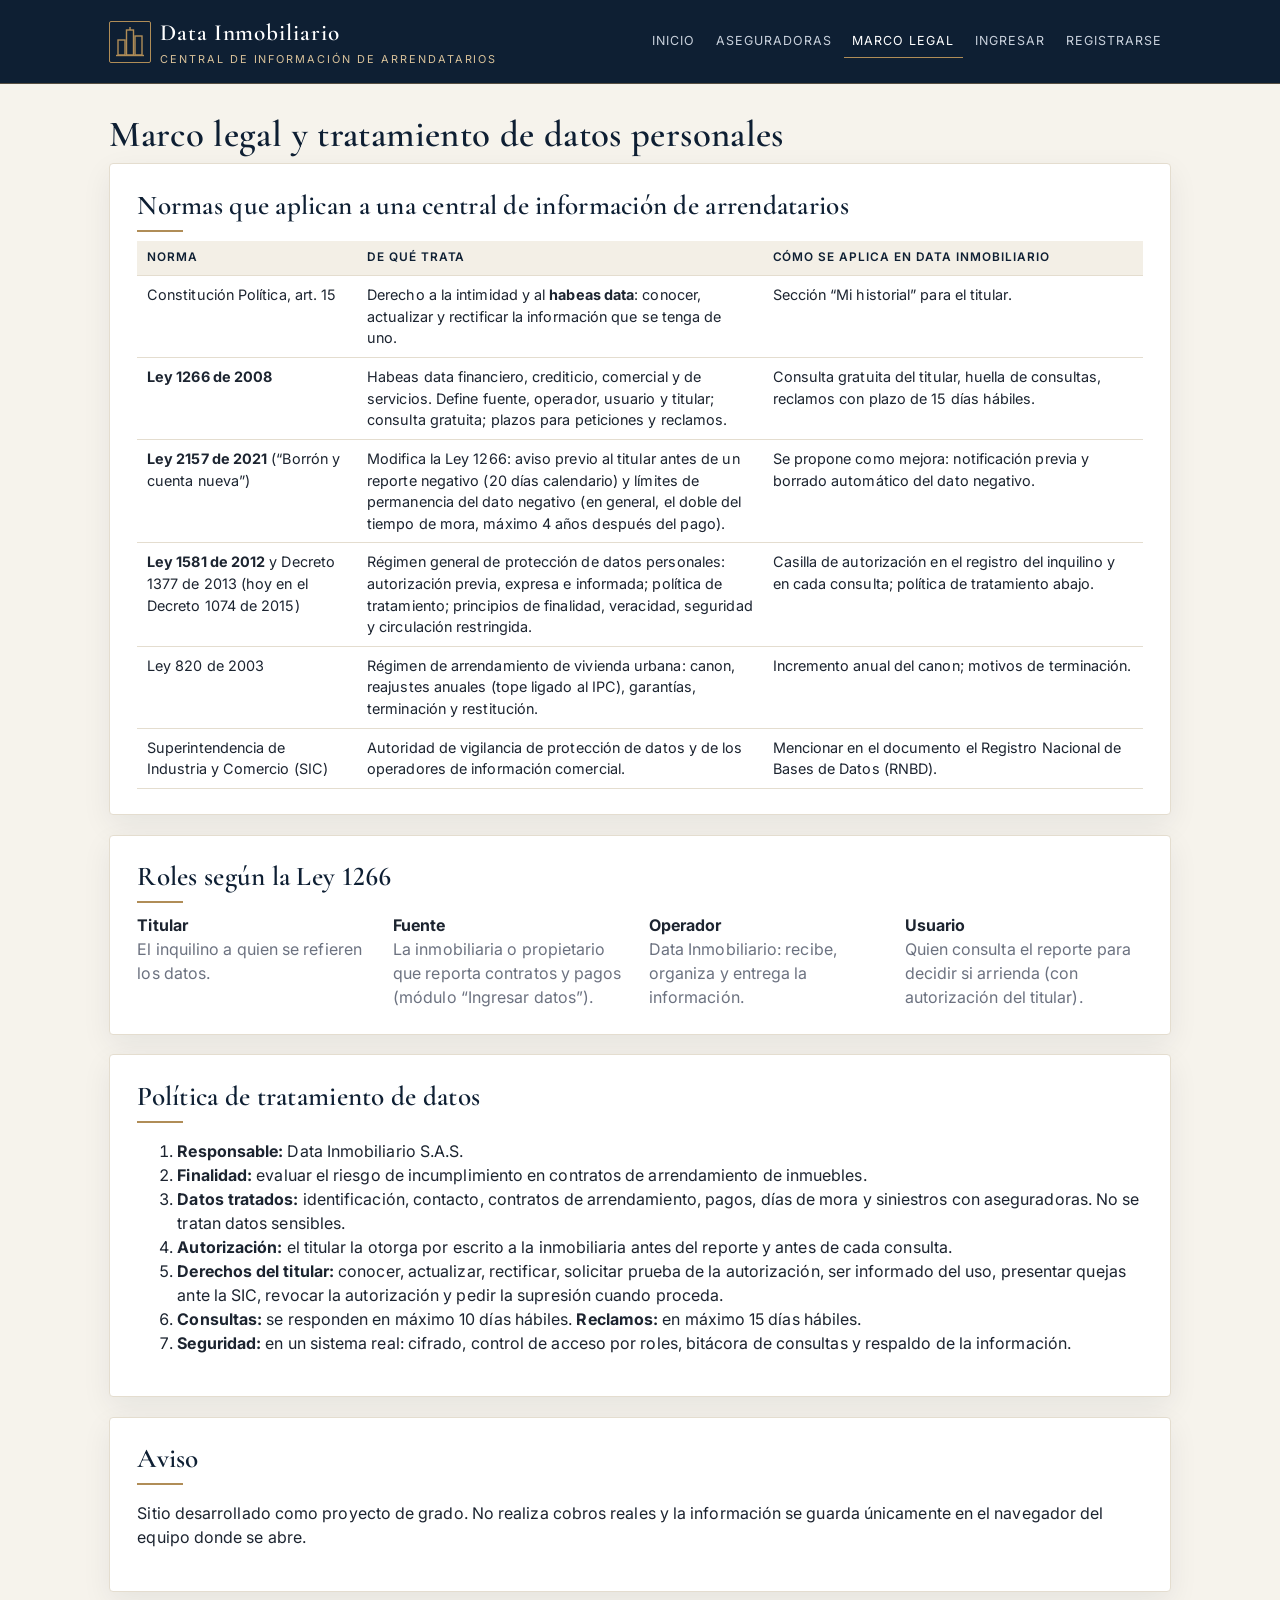
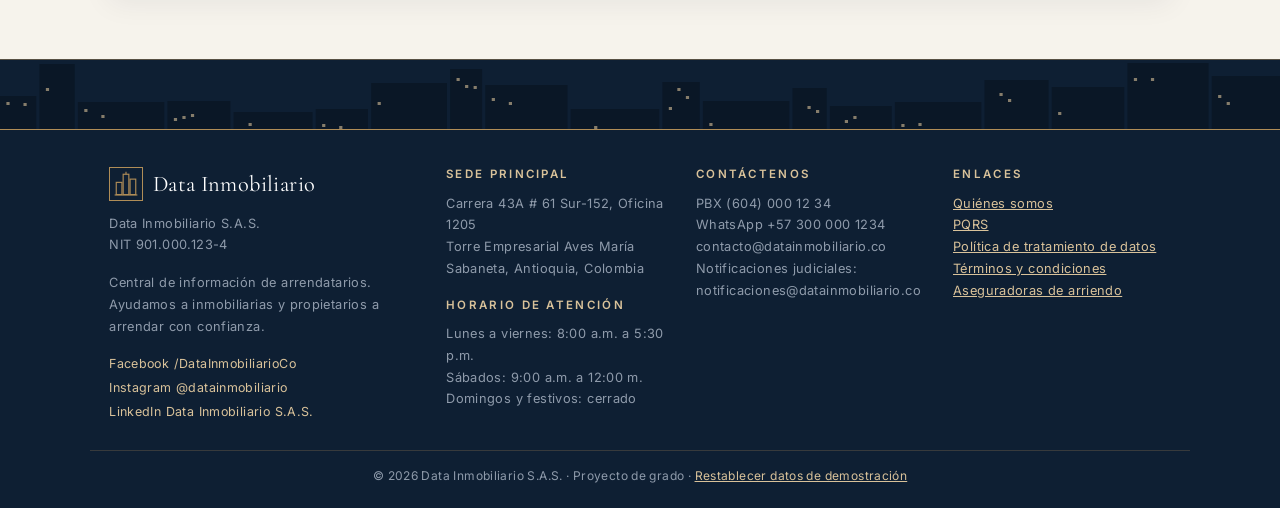
<file: legal.html>
<!DOCTYPE html>
<html lang="es">
<head>
  <meta charset="UTF-8">
  <meta name="viewport" content="width=device-width, initial-scale=1.0">
  <title>Marco legal y tratamiento de datos · Data Inmobiliario</title>
  <link rel="preconnect" href="https://fonts.googleapis.com">
  <link rel="stylesheet" href="https://fonts.googleapis.com/css2?family=Cormorant+Garamond:ital,wght@0,500;0,600;1,500&family=Inter:wght@400;500;600&display=swap">
  <link rel="stylesheet" href="css/estilos.css">
</head>
<body>
<main>
  <div class="contenedor">
    <h1>Marco legal y tratamiento de datos personales</h1>

    <div class="tarjeta">
      <h2>Normas que aplican a una central de información de arrendatarios</h2>
      <div class="tabla-envoltura"><table>
        <tr><th>Norma</th><th>De qué trata</th><th>Cómo se aplica en Data Inmobiliario</th></tr>
        <tr><td>Constitución Política, art. 15</td><td>Derecho a la intimidad y al <b>habeas data</b>: conocer, actualizar y rectificar la información que se tenga de uno.</td><td>Sección “Mi historial” para el titular.</td></tr>
        <tr><td><b>Ley 1266 de 2008</b></td><td>Habeas data financiero, crediticio, comercial y de servicios. Define fuente, operador, usuario y titular; consulta gratuita; plazos para peticiones y reclamos.</td><td>Consulta gratuita del titular, huella de consultas, reclamos con plazo de 15 días hábiles.</td></tr>
        <tr><td><b>Ley 2157 de 2021</b> (“Borrón y cuenta nueva”)</td><td>Modifica la Ley 1266: aviso previo al titular antes de un reporte negativo (20 días calendario) y límites de permanencia del dato negativo (en general, el doble del tiempo de mora, máximo 4 años después del pago).</td><td>Se propone como mejora: notificación previa y borrado automático del dato negativo.</td></tr>
        <tr><td><b>Ley 1581 de 2012</b> y Decreto 1377 de 2013 (hoy en el Decreto 1074 de 2015)</td><td>Régimen general de protección de datos personales: autorización previa, expresa e informada; política de tratamiento; principios de finalidad, veracidad, seguridad y circulación restringida.</td><td>Casilla de autorización en el registro del inquilino y en cada consulta; política de tratamiento abajo.</td></tr>
        <tr><td>Ley 820 de 2003</td><td>Régimen de arrendamiento de vivienda urbana: canon, reajustes anuales (tope ligado al IPC), garantías, terminación y restitución.</td><td>Incremento anual del canon; motivos de terminación.</td></tr>
        <tr><td>Superintendencia de Industria y Comercio (SIC)</td><td>Autoridad de vigilancia de protección de datos y de los operadores de información comercial.</td><td>Mencionar en el documento el Registro Nacional de Bases de Datos (RNBD).</td></tr>
      </table></div>
    </div>

    <div class="tarjeta">
      <h2>Roles según la Ley 1266</h2>
      <div class="grid grid-4">
        <div><b>Titular</b><br><span class="tenue">El inquilino a quien se refieren los datos.</span></div>
        <div><b>Fuente</b><br><span class="tenue">La inmobiliaria o propietario que reporta contratos y pagos (módulo “Ingresar datos”).</span></div>
        <div><b>Operador</b><br><span class="tenue">Data Inmobiliario: recibe, organiza y entrega la información.</span></div>
        <div><b>Usuario</b><br><span class="tenue">Quien consulta el reporte para decidir si arrienda (con autorización del titular).</span></div>
      </div>
    </div>

    <div class="tarjeta">
      <h2>Política de tratamiento de datos</h2>
      <ol>
        <li><b>Responsable:</b> Data Inmobiliario S.A.S.</li>
        <li><b>Finalidad:</b> evaluar el riesgo de incumplimiento en contratos de arrendamiento de inmuebles.</li>
        <li><b>Datos tratados:</b> identificación, contacto, contratos de arrendamiento, pagos, días de mora y siniestros con aseguradoras. No se tratan datos sensibles.</li>
        <li><b>Autorización:</b> el titular la otorga por escrito a la inmobiliaria antes del reporte y antes de cada consulta.</li>
        <li><b>Derechos del titular:</b> conocer, actualizar, rectificar, solicitar prueba de la autorización, ser informado del uso, presentar quejas ante la SIC, revocar la autorización y pedir la supresión cuando proceda.</li>
        <li><b>Consultas:</b> se responden en máximo 10 días hábiles. <b>Reclamos:</b> en máximo 15 días hábiles.</li>
        <li><b>Seguridad:</b> en un sistema real: cifrado, control de acceso por roles, bitácora de consultas y respaldo de la información.</li>
      </ol>
    </div>

    <div class="tarjeta">
      <h2>Aviso</h2>
      <p>Sitio desarrollado como proyecto de grado. No realiza cobros reales y la información se guarda únicamente en el navegador del equipo donde se abre.</p>
    </div>
  </div>
</main>
<script src="js/datos-semilla.js"></script>
<script src="js/almacen.js"></script>
<script src="js/ilustraciones.js"></script>
<script src="js/app.js"></script>
</body>
</html>
</file>
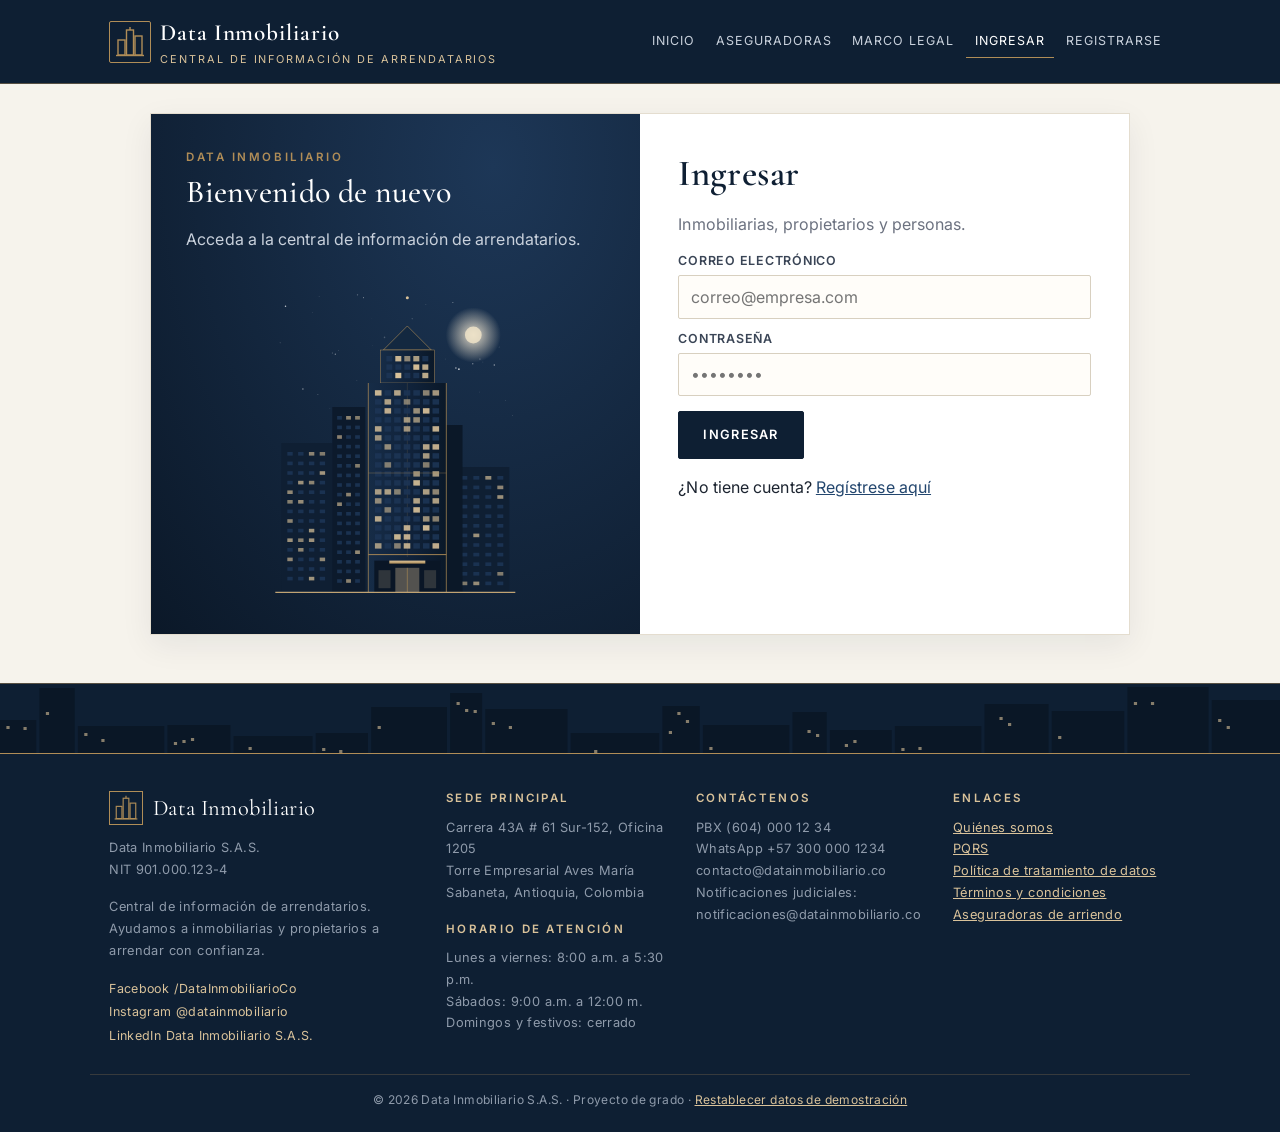
<file: login.html>
<!DOCTYPE html>
<html lang="es">
<head>
  <meta charset="UTF-8">
  <meta name="viewport" content="width=device-width, initial-scale=1.0">
  <title>Ingresar · Data Inmobiliario</title>
  <link rel="preconnect" href="https://fonts.googleapis.com">
  <link rel="stylesheet" href="https://fonts.googleapis.com/css2?family=Cormorant+Garamond:ital,wght@0,500;0,600;1,500&family=Inter:wght@400;500;600&display=swap">
  <link rel="stylesheet" href="css/estilos.css">
</head>
<body>
<main>
  <div class="contenedor">
    <div class="acceso">
      <div class="lado-imagen">
        <div><div class="etiqueta-oro">Data Inmobiliario</div><h2>Bienvenido de nuevo</h2><p>Acceda a la central de información de arrendatarios.</p></div>
        <div data-ilustracion="edificio"></div>
      </div>
      <div class="lado-form">
    <div class="tarjeta">
      <h1>Ingresar</h1>
      <p class="tenue">Inmobiliarias, propietarios y personas.</p>
      <div id="msg"></div>
      <form id="formLogin">
        <label for="email">Correo electrónico</label>
        <input id="email" type="email" required placeholder="correo@empresa.com">
        <label for="clave">Contraseña</label>
        <input id="clave" type="password" required placeholder="••••••••">
        <button class="boton" type="submit">Ingresar</button>
      </form>
      <p style="margin-top:1rem">¿No tiene cuenta? <a href="registro.html">Regístrese aquí</a></p>
    </div>
      </div>
    </div>
  </div>
</main>
<script src="js/datos-semilla.js"></script>
<script src="js/almacen.js"></script>
<script src="js/ilustraciones.js"></script>
<script src="js/app.js"></script>
<script>
  function entrar(email, clave) {
    var u = Sesion.iniciar(email, clave);
    if (!u) { mensaje("msg", "error", "Correo o contraseña incorrectos."); return; }
    ir(parametro("volver") || "panel.html");
  }
  document.getElementById("formLogin").onsubmit = function (e) {
    e.preventDefault();
    entrar(document.getElementById("email").value, document.getElementById("clave").value);
  };
</script>
</body>
</html>
</file>
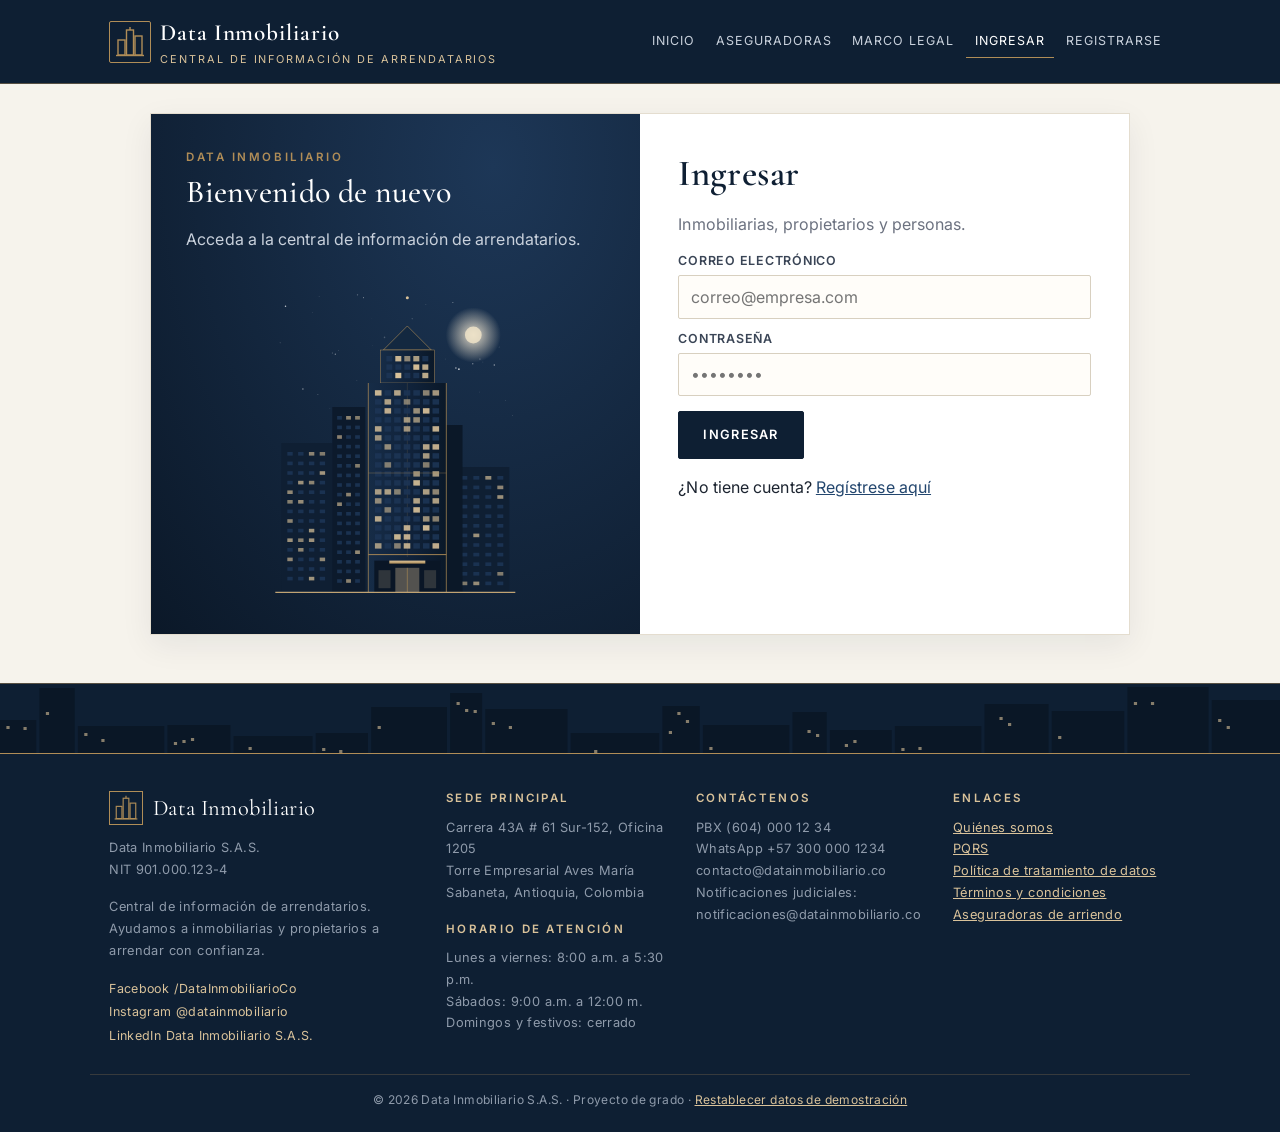
<file: mi-historial.html>
<!DOCTYPE html>
<html lang="es">
<head>
  <meta charset="UTF-8">
  <meta name="viewport" content="width=device-width, initial-scale=1.0">
  <title>Mi historial · Data Inmobiliario</title>
  <link rel="preconnect" href="https://fonts.googleapis.com">
  <link rel="stylesheet" href="https://fonts.googleapis.com/css2?family=Cormorant+Garamond:ital,wght@0,500;0,600;1,500&family=Inter:wght@400;500;600&display=swap">
  <link rel="stylesheet" href="css/estilos.css">
</head>
<body>
<main>
  <div class="contenedor">
    <h1>Mi historial de arriendo</h1>
    <div class="alerta info">Como titular de la información usted puede consultar su reporte <b>gratis</b>, conocer quién lo ha consultado y pedir que se corrija un dato que considere inexacto.</div>
    <div id="reporte"></div>

    <div class="tarjeta" id="zonaReclamo">
      <h2>Presentar un reclamo o solicitud de corrección</h2>
      <div id="msg"></div>
      <form id="formReclamo">
        <div class="fila">
          <div><label>Tipo de solicitud</label>
            <select name="tipo"><option>Rectificación de un pago mal reportado</option><option>Actualización (ya pagué la deuda)</option><option>No reconozco este contrato</option><option>Supresión del dato (cumplió su tiempo de permanencia)</option><option>Revocar autorización</option></select></div>
          <div><label>Contrato relacionado</label><select name="contrato" id="selContrato"></select></div>
        </div>
        <label>Describa su solicitud</label>
        <textarea name="detalle" rows="3" required></textarea>
        <button class="boton" type="submit">Enviar reclamo</button>
        <p class="ayuda">Plazo legal de respuesta para reclamos: 15 días hábiles (Ley 1266 de 2008, art. 16). Mientras se resuelve, el reporte muestra la leyenda "reclamo en trámite".</p>
      </form>
      <h3>Mis reclamos</h3>
      <div id="listaReclamos"></div>
    </div>
  </div>
</main>
<script src="js/datos-semilla.js"></script>
<script src="js/almacen.js"></script>
<script src="js/ilustraciones.js"></script>
<script src="js/app.js"></script>
<script src="js/reporte.js"></script>
<script>
  var u = Sesion.exigir(["persona"]);
  var persona = BD.inquilino(u.documento);
  if (!persona) {
    document.getElementById("reporte").innerHTML = '<div class="tarjeta"><h2>No encontramos información</h2><p>Su cédula <b>' + esc(u.documento) +
      "</b> no tiene registros en la central. Esto significa que ninguna inmobiliaria ha reportado contratos a su nombre.</p></div>";
    document.getElementById("zonaReclamo").classList.add("oculto");
  } else {
    document.getElementById("reporte").innerHTML = construirReporte(u.documento, u);
    document.getElementById("selContrato").innerHTML = '<option value="">General</option>' + BD.contratosDe(u.documento).map(function (c) {
      return '<option value="' + c.id + '">' + esc(c.direccion + " (" + c.fechaInicio.slice(0, 4) + ")") + "</option>";
    }).join("");
  }

  function pintarReclamos() {
    var mios = BD.datos.reclamos.filter(function (r) { return r.cedula === u.documento; }).reverse();
    document.getElementById("listaReclamos").innerHTML = mios.length ? '<table><tr><th>Radicado</th><th>Fecha</th><th>Tipo</th><th>Estado</th></tr>' + mios.map(function (r) {
      return "<tr><td>" + r.id + "</td><td>" + new Date(r.fecha).toLocaleDateString("es-CO") + "</td><td>" + esc(r.tipo) + '</td><td><span class="chip amarillo">' + r.estado + "</span></td></tr>";
    }).join("") + "</table>" : "<p class='tenue'>No ha presentado reclamos.</p>";
  }
  pintarReclamos();

  document.getElementById("formReclamo").onsubmit = function (e) {
    e.preventDefault();
    var d = Object.fromEntries(new FormData(e.target).entries());
    var r = { id: "RAD-" + Date.now().toString().slice(-6), cedula: u.documento, tipo: d.tipo, contrato: d.contrato, detalle: d.detalle, fecha: Date.now(), estado: "En trámite" };
    BD.datos.reclamos.push(r); BD.guardar(); e.target.reset(); pintarReclamos();
    mensaje("msg", "exito", "Reclamo radicado con número <b>" + r.id + "</b>. Recibirá respuesta en máximo 15 días hábiles.");
  };
</script>
</body>
</html>
</file>
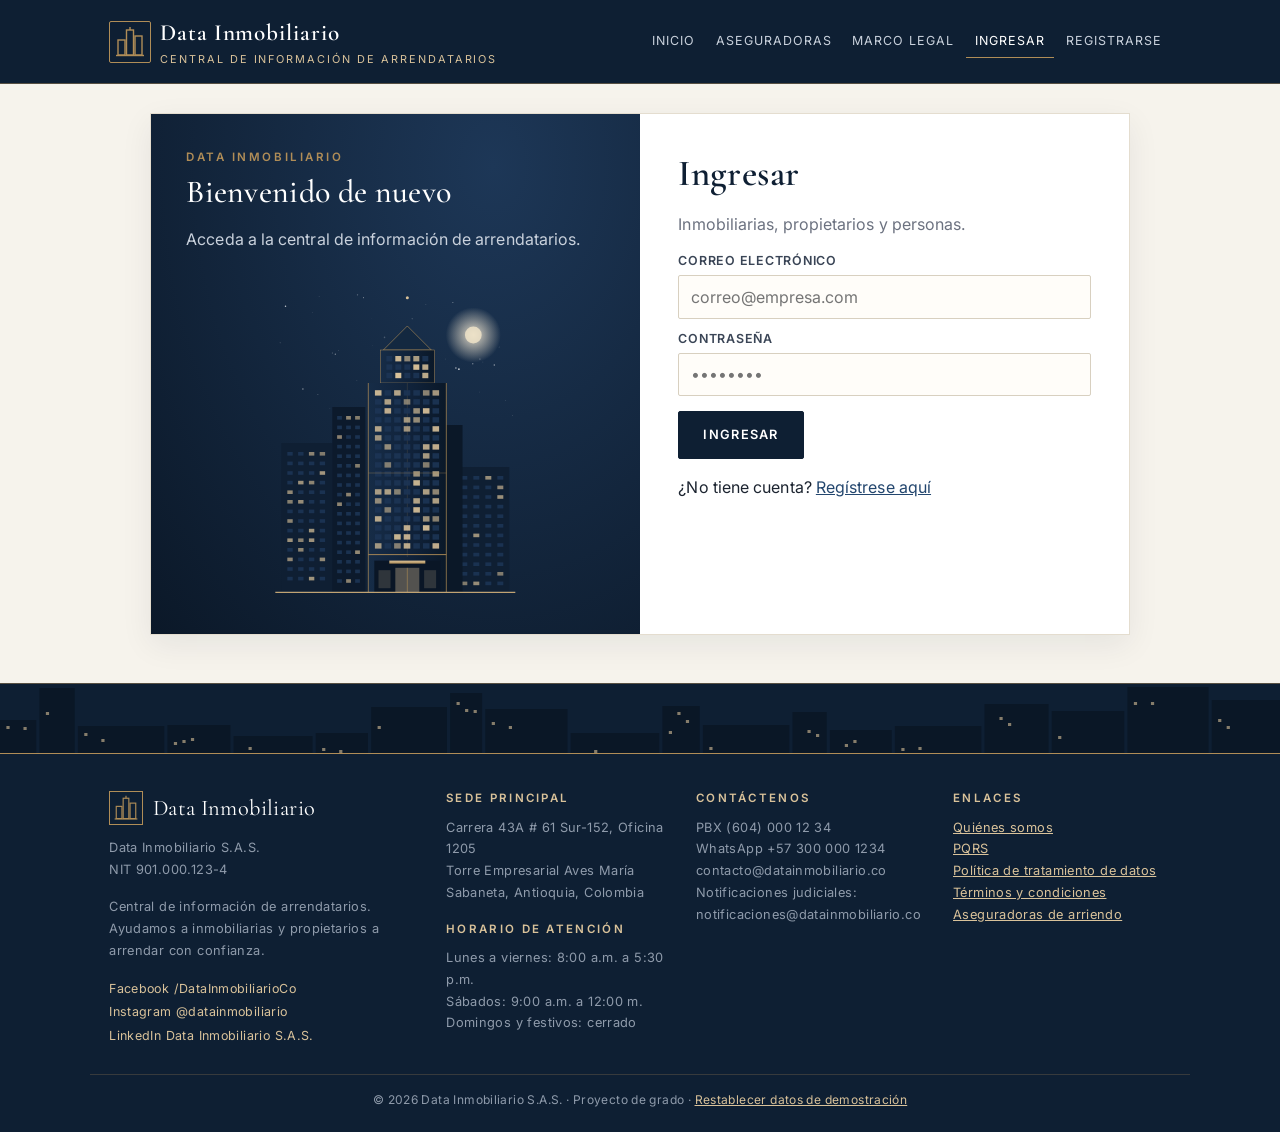
<file: panel.html>
<!DOCTYPE html>
<html lang="es">
<head>
  <meta charset="UTF-8">
  <meta name="viewport" content="width=device-width, initial-scale=1.0">
  <title>Mi panel · Data Inmobiliario</title>
  <link rel="preconnect" href="https://fonts.googleapis.com">
  <link rel="stylesheet" href="https://fonts.googleapis.com/css2?family=Cormorant+Garamond:ital,wght@0,500;0,600;1,500&family=Inter:wght@400;500;600&display=swap">
  <link rel="stylesheet" href="css/estilos.css">
</head>
<body>
<main>
  <div class="contenedor" id="contenido"></div>
</main>
<script src="js/datos-semilla.js"></script>
<script src="js/almacen.js"></script>
<script src="js/ilustraciones.js"></script>
<script src="js/app.js"></script>
<script>
  var u = Sesion.exigir();
  var html = "";
  if (parametro("nuevo")) html += '<div class="alerta exito">¡Cuenta creada! Le regalamos 1 consulta para que pruebe la plataforma.</div>';

  html += '<h1>Hola, ' + esc(u.nombre) + '</h1><p class="tenue">' +
    (u.tipo === "inmobiliaria" ? "Cuenta de inmobiliaria · NIT " : "Cuenta de persona · Cédula ") + esc(u.documento) + "</p>";

  var misConsultas = BD.datos.consultas.filter(function (c) { return c.usuarioId === u.id; }).reverse();
  html += '<div class="grid grid-4">' +
    '<div class="tarjeta kpi"><div class="valor">' + u.creditos + '</div><div class="etiqueta">Consultas disponibles</div><a class="boton pequeno" style="margin-top:.6rem" href="comprar.html">Comprar más</a></div>' +
    '<div class="tarjeta kpi"><div class="valor">' + misConsultas.length + '</div><div class="etiqueta">Consultas realizadas</div></div>';

  if (u.tipo === "inmobiliaria") {
    var misContratos = BD.datos.contratos.filter(function (c) { return c.inmobiliaria === u.nombre; });
    var vigentes = misContratos.filter(function (c) { return !c.fechaFin; });
    html += '<div class="tarjeta kpi"><div class="valor">' + vigentes.length + '</div><div class="etiqueta">Contratos vigentes reportados</div></div>' +
      '<div class="tarjeta kpi"><div class="valor">' + misContratos.length + '</div><div class="etiqueta">Contratos totales reportados</div></div>';
  } else {
    var p = calcularPuntaje(u.documento);
    var cat = categoriaPuntaje(p);
    html += '<div class="tarjeta kpi"><div class="valor" style="color:' + cat.hex + '">' + (p === null ? "—" : p) + '</div><div class="etiqueta">Mi puntaje</div></div>' +
      '<div class="tarjeta kpi"><div class="valor" style="font-size:1.1rem;color:' + cat.hex + '">' + cat.nombre + '</div><div class="etiqueta">Mi calificación</div></div>';
  }
  html += "</div>";

  html += '<div class="tarjeta"><h2>Consulta rápida</h2><form id="rapida" class="fila" style="align-items:end">' +
    '<div><label for="cc">Número de cédula</label><input id="cc" inputmode="numeric" placeholder="Ej: 9990000104" required></div>' +
    '<div><button class="boton" type="submit">Buscar</button></div></form></div>';

  if (u.tipo === "inmobiliaria") {
    html += '<div class="tarjeta"><h2>Mis inquilinos reportados</h2><p class="tenue">Contratos que su inmobiliaria ha reportado a la central.</p>' +
      '<div class="tabla-envoltura"><table><tr><th>Inquilino</th><th>Cédula</th><th>Inmueble</th><th>Inicio</th><th>Estado</th><th>Cumplimiento</th><th></th></tr>';
    misContratos.forEach(function (c) {
      var i = BD.inquilino(c.cedula), r = resumenContrato(c);
      html += "<tr><td>" + esc(i ? i.nombres + " " + i.apellidos : "?") + "</td><td>" + c.cedula + "</td><td>" + esc(c.direccion) + ", " + esc(c.ciudad) +
        "</td><td>" + fechaCorta(c.fechaInicio) + "</td><td>" + (c.fechaFin ? '<span class="chip gris">Terminado</span>' : '<span class="chip azul">Vigente</span>') +
        '</td><td><span class="chip ' + r.resultado.chip + '">' + r.porcentaje + "% a tiempo</span></td>" +
        '<td><a href="ingreso-datos.html?contrato=' + c.id + '">Registrar pago</a></td></tr>';
    });
    if (!misContratos.length) html += '<tr><td colspan="7" class="tenue">Aún no ha reportado contratos. Use <a href="ingreso-datos.html">Ingresar datos</a>.</td></tr>';
    html += "</table></div></div>";
  } else {
    html += '<div class="tarjeta"><h2>Mi historial de arriendo</h2><p>Como titular puede ver gratis su reporte completo, saber quién lo ha consultado y pedir correcciones.</p>' +
      '<a class="boton verde" href="mi-historial.html">Ver mi historial</a></div>';
  }

  html += '<div class="tarjeta"><h2>Mis últimas consultas</h2><div class="tabla-envoltura"><table><tr><th>Fecha</th><th>Cédula</th><th>Nombre</th><th>Motivo</th><th></th></tr>';
  misConsultas.slice(0, 10).forEach(function (c) {
    var i = BD.inquilino(c.cedula);
    html += "<tr><td>" + new Date(c.fecha).toLocaleString("es-CO") + "</td><td>" + c.cedula + "</td><td>" + esc(i ? i.nombres + " " + i.apellidos : "No registrada") +
      "</td><td>" + esc(c.motivo) + '</td><td><a href="reporte.html?cc=' + c.cedula + '">Ver</a></td></tr>';
  });
  if (!misConsultas.length) html += '<tr><td colspan="5" class="tenue">Todavía no ha hecho consultas.</td></tr>';
  html += "</table></div></div>";

  document.getElementById("contenido").innerHTML = html;
  document.getElementById("rapida").onsubmit = function (e) {
    e.preventDefault();
    ir("consulta.html?cc=" + encodeURIComponent(document.getElementById("cc").value.trim()));
  };
</script>
</body>
</html>
</file>
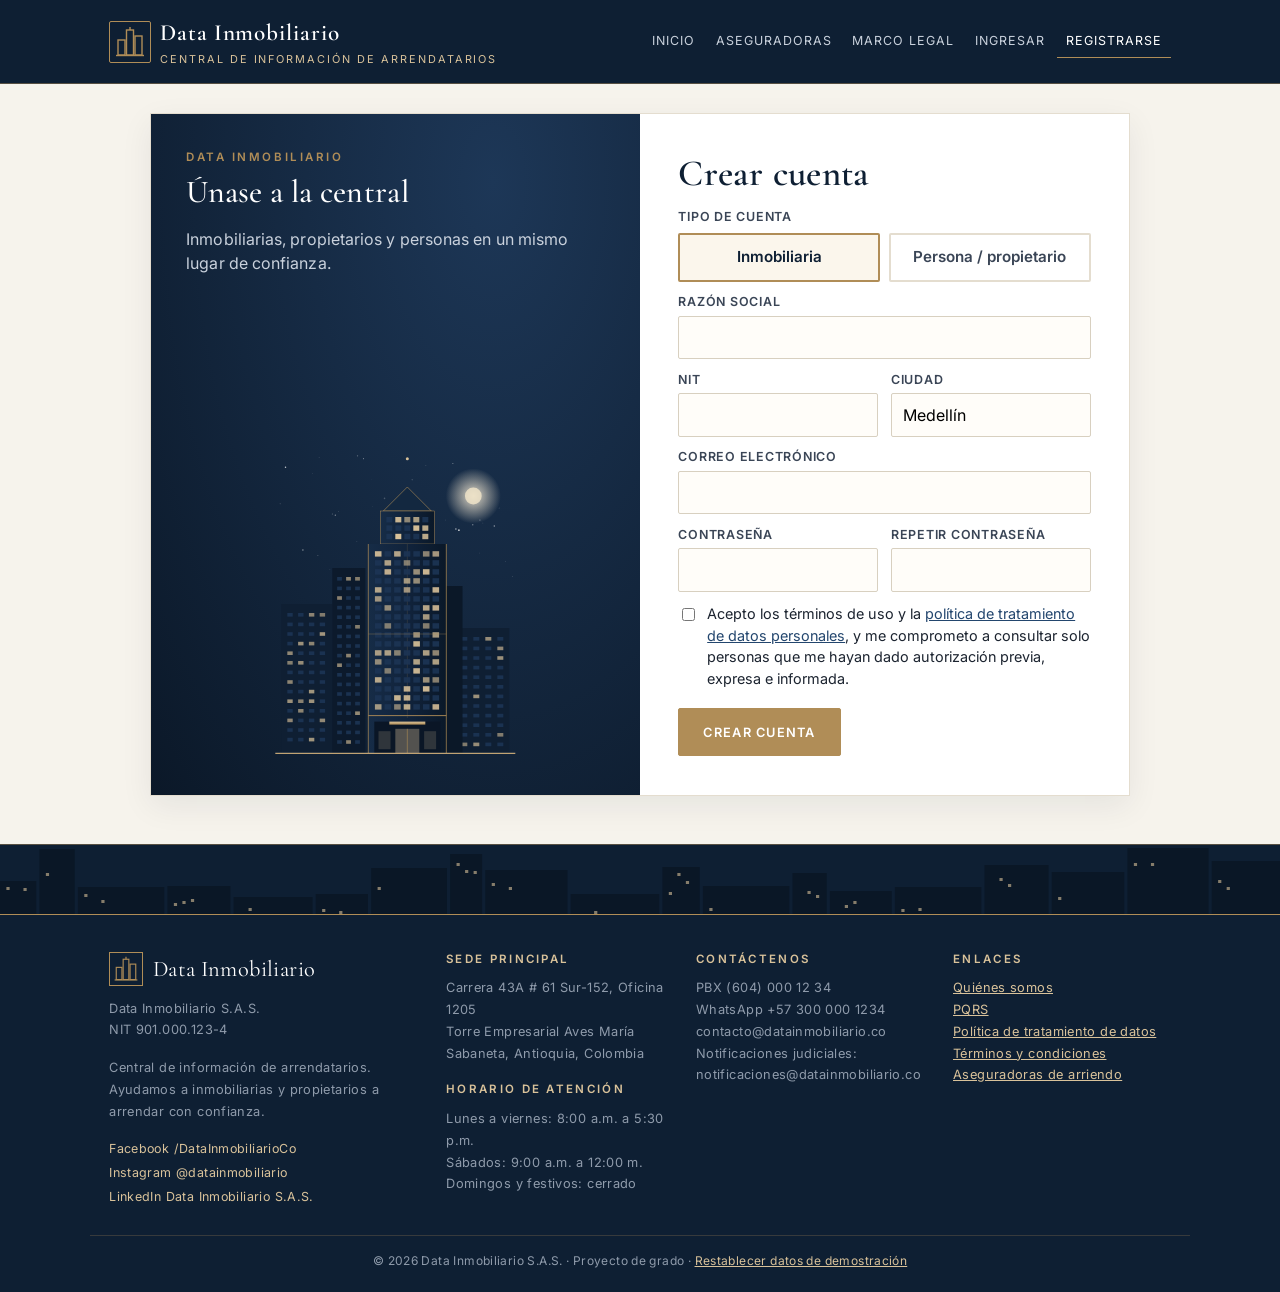
<file: registro.html>
<!DOCTYPE html>
<html lang="es">
<head>
  <meta charset="UTF-8">
  <meta name="viewport" content="width=device-width, initial-scale=1.0">
  <title>Registro · Data Inmobiliario</title>
  <link rel="preconnect" href="https://fonts.googleapis.com">
  <link rel="stylesheet" href="https://fonts.googleapis.com/css2?family=Cormorant+Garamond:ital,wght@0,500;0,600;1,500&family=Inter:wght@400;500;600&display=swap">
  <link rel="stylesheet" href="css/estilos.css">
</head>
<body>
<main>
  <div class="contenedor">
    <div class="acceso">
      <div class="lado-imagen">
        <div><div class="etiqueta-oro">Data Inmobiliario</div><h2>Únase a la central</h2><p>Inmobiliarias, propietarios y personas en un mismo lugar de confianza.</p></div>
        <div data-ilustracion="edificio"></div>
      </div>
      <div class="lado-form">
    <div class="tarjeta">
      <h1>Crear cuenta</h1>
      <div id="msg"></div>
      <form id="formRegistro">
        <label>Tipo de cuenta</label>
        <div class="selector-tipo">
          <label><input type="radio" name="tipo" value="inmobiliaria" checked><span>Inmobiliaria</span></label>
          <label><input type="radio" name="tipo" value="persona"><span>Persona / propietario</span></label>
        </div>
        <label for="nombre" id="lblNombre">Razón social</label>
        <input id="nombre" required>
        <div class="fila">
          <div><label for="documento" id="lblDoc">NIT</label><input id="documento" required></div>
          <div><label for="ciudad">Ciudad</label><input id="ciudad" required value="Medellín"></div>
        </div>
        <label for="email">Correo electrónico</label>
        <input id="email" type="email" required>
        <div class="fila">
          <div><label for="clave">Contraseña</label><input id="clave" type="password" minlength="6" required></div>
          <div><label for="clave2">Repetir contraseña</label><input id="clave2" type="password" minlength="6" required></div>
        </div>
        <label class="check"><input type="checkbox" id="terminos" required>
          <span>Acepto los términos de uso y la <a href="legal.html" target="_blank">política de tratamiento de datos personales</a>, y me comprometo a consultar solo personas que me hayan dado autorización previa, expresa e informada.</span></label>
        <button class="boton verde" type="submit">Crear cuenta</button>
      </form>
    </div>
      </div>
    </div>
  </div>
</main>
<script src="js/datos-semilla.js"></script>
<script src="js/almacen.js"></script>
<script src="js/ilustraciones.js"></script>
<script src="js/app.js"></script>
<script>
  var radios = document.querySelectorAll("input[name=tipo]");
  radios.forEach(function (r) {
    r.onchange = function () {
      var inmo = r.value === "inmobiliaria";
      document.getElementById("lblNombre").textContent = inmo ? "Razón social" : "Nombre completo";
      document.getElementById("lblDoc").textContent = inmo ? "NIT" : "Cédula";
    };
  });

  document.getElementById("formRegistro").onsubmit = function (e) {
    e.preventDefault();
    var v = function (id) { return document.getElementById(id).value.trim(); };
    var tipo = document.querySelector("input[name=tipo]:checked").value;
    if (v("clave") !== v("clave2")) return mensaje("msg", "error", "Las contraseñas no coinciden.");
    if (BD.usuarioPorEmail(v("email"))) return mensaje("msg", "error", "Ya existe una cuenta con ese correo.");
    if (tipo === "persona" && !/^\d{6,10}$/.test(v("documento"))) return mensaje("msg", "error", "La cédula debe tener entre 6 y 10 dígitos, sin puntos.");

    var u = {
      id: BD.nuevoId("u"), tipo: tipo, nombre: v("nombre"), documento: v("documento"),
      email: v("email").toLowerCase(), clave: v("clave"), ciudad: v("ciudad"),
      creditos: 1 // regalo de bienvenida: 1 consulta
    };
    BD.datos.usuarios.push(u);
    BD.guardar();
    Sesion.iniciar(u.email, u.clave);
    ir("panel.html?nuevo=1");
  };
</script>
</body>
</html>
</file>
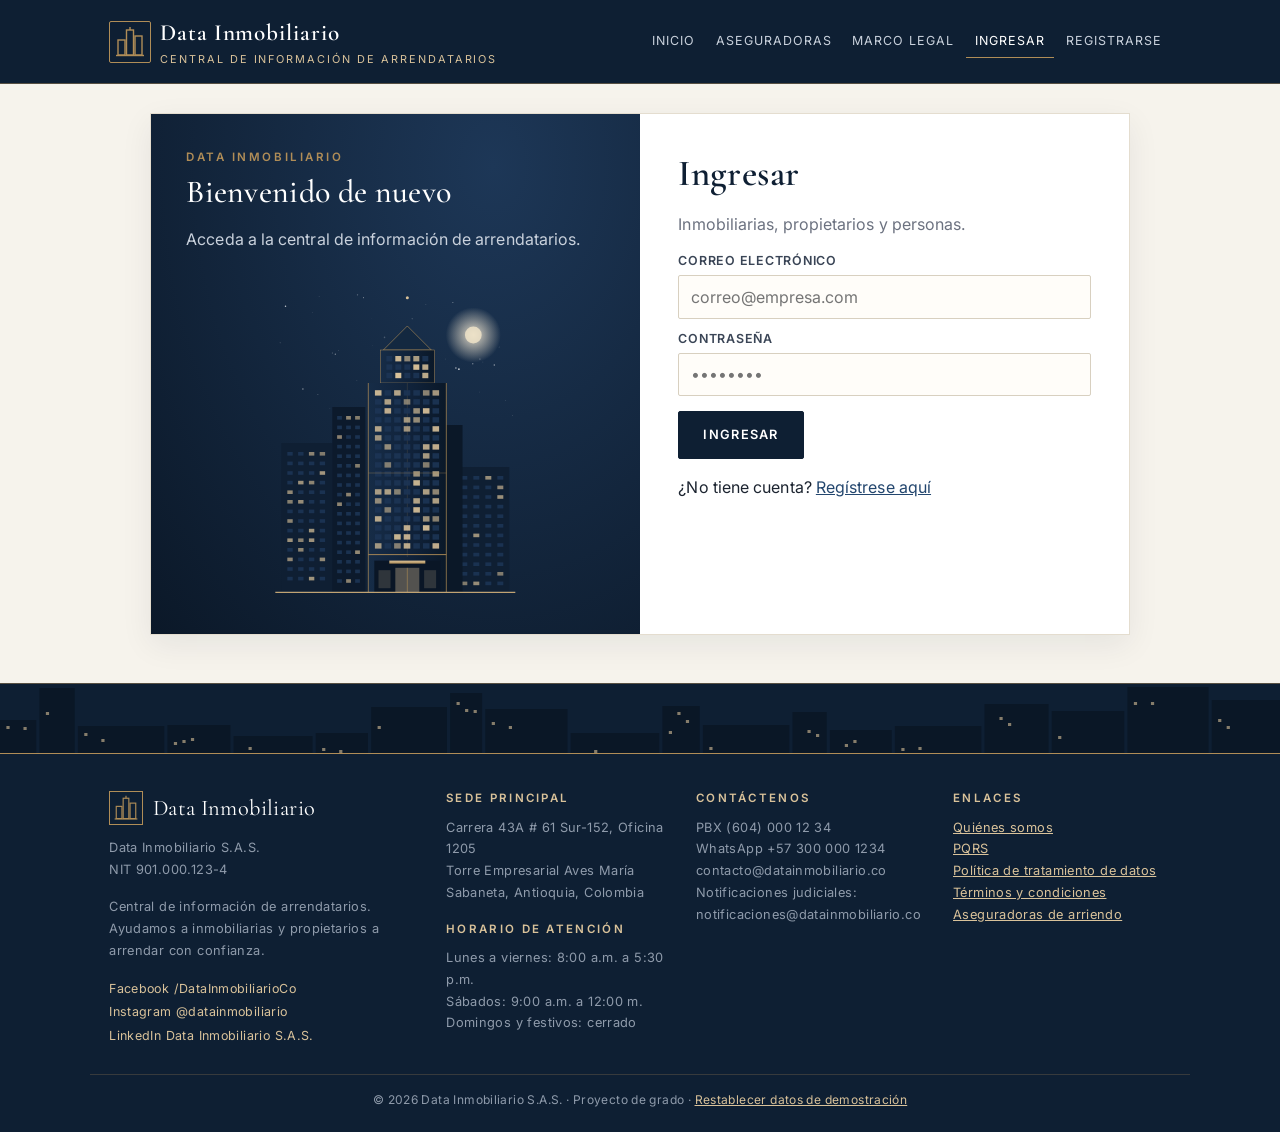
<file: reporte.html>
<!DOCTYPE html>
<html lang="es">
<head>
  <meta charset="UTF-8">
  <meta name="viewport" content="width=device-width, initial-scale=1.0">
  <title>Reporte de arrendatario · Data Inmobiliario</title>
  <link rel="preconnect" href="https://fonts.googleapis.com">
  <link rel="stylesheet" href="https://fonts.googleapis.com/css2?family=Cormorant+Garamond:ital,wght@0,500;0,600;1,500&family=Inter:wght@400;500;600&display=swap">
  <link rel="stylesheet" href="css/estilos.css">
</head>
<body>
<main>
  <div class="contenedor" id="contenido"></div>
</main>
<script src="js/datos-semilla.js"></script>
<script src="js/almacen.js"></script>
<script src="js/ilustraciones.js"></script>
<script src="js/app.js"></script>
<script src="js/reporte.js"></script>
<script>
  var u = Sesion.exigir();
  var cc = parametro("cc") || "";
  var cont = document.getElementById("contenido");
  if (!tieneAcceso(u, cc)) {
    cont.innerHTML = '<div class="tarjeta"><h2>Reporte no disponible</h2><p>Para ver el reporte de la cédula <b>' + esc(cc) +
      '</b> primero debe realizar (y pagar) la consulta. El acceso dura 24 horas.</p><a class="boton" href="consulta.html?cc=' + encodeURIComponent(cc) + '">Ir a consultar</a></div>';
  } else {
    cont.innerHTML = '<p class="no-imprimir"><a href="panel.html">← Volver al panel</a> · <a href="#" onclick="print();return false">Imprimir / guardar PDF</a></p>' +
      construirReporte(cc, u);
  }
</script>
</body>
</html>
</file>
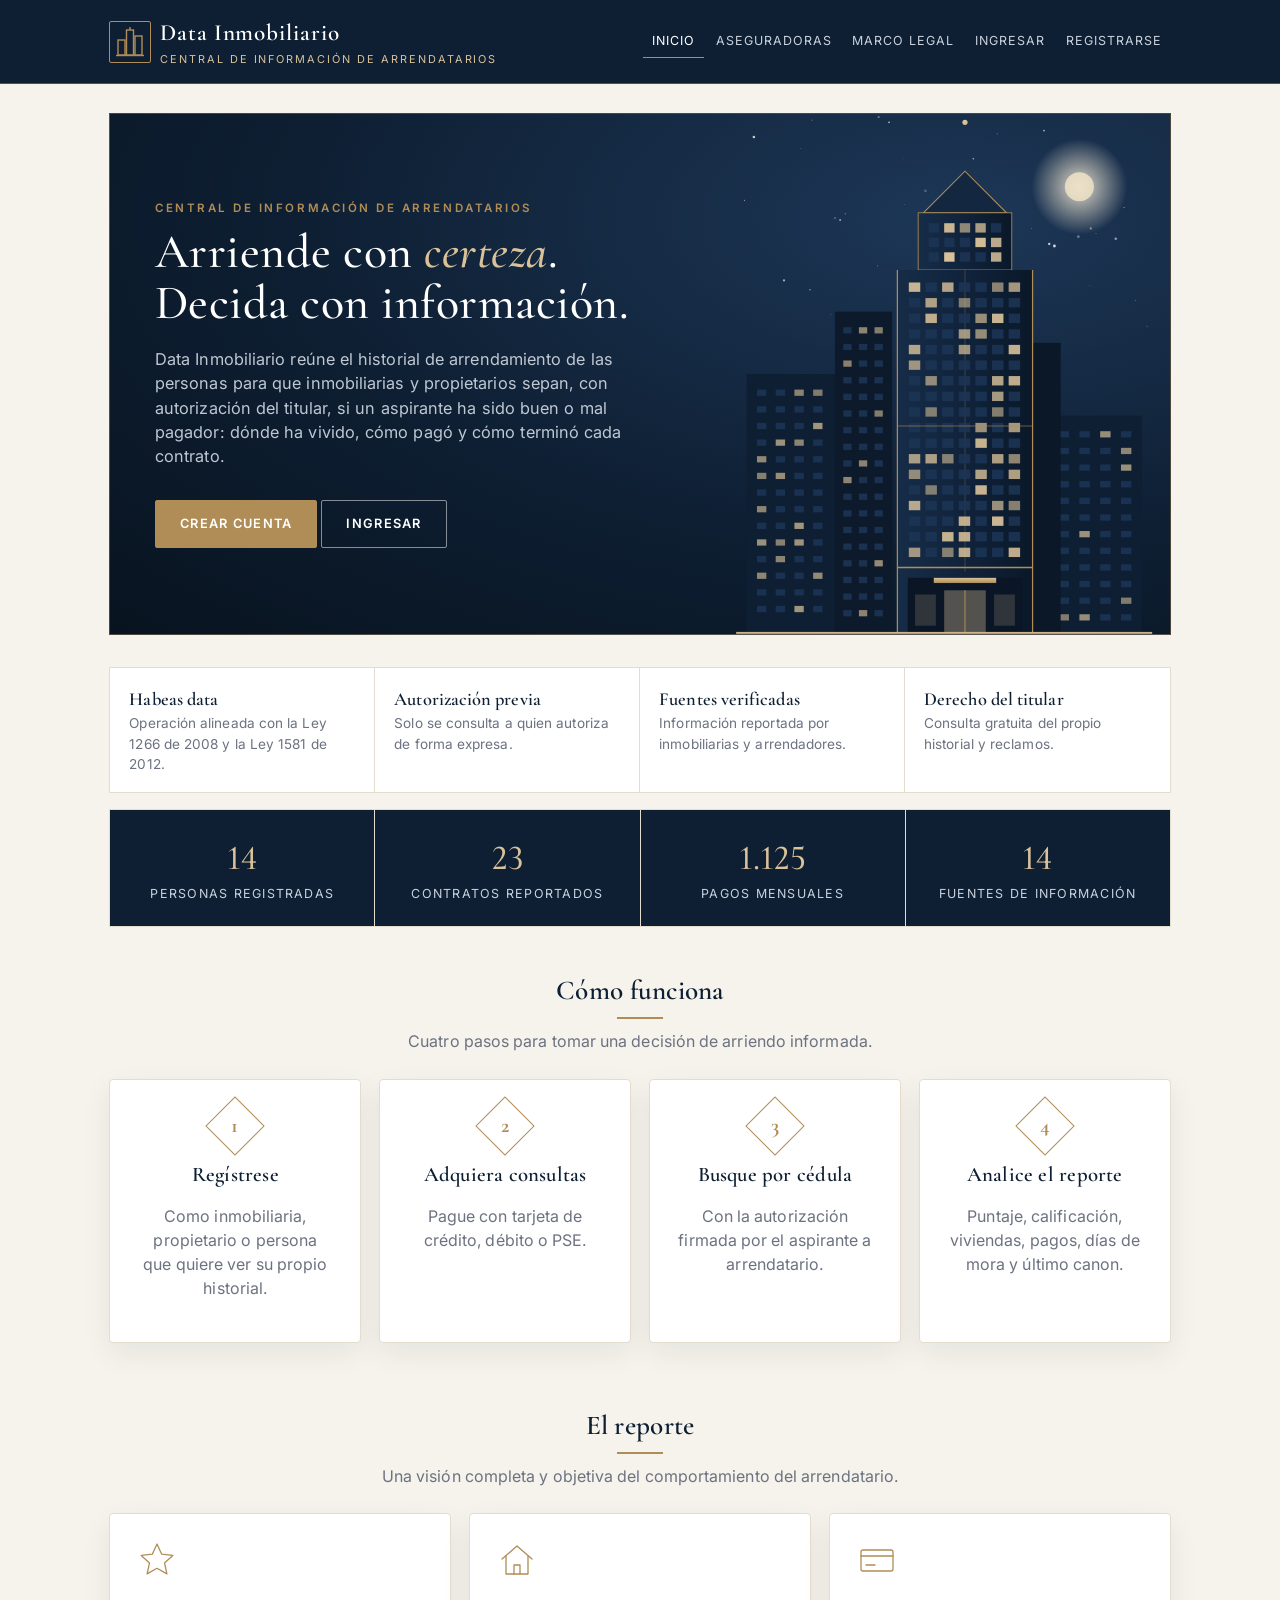
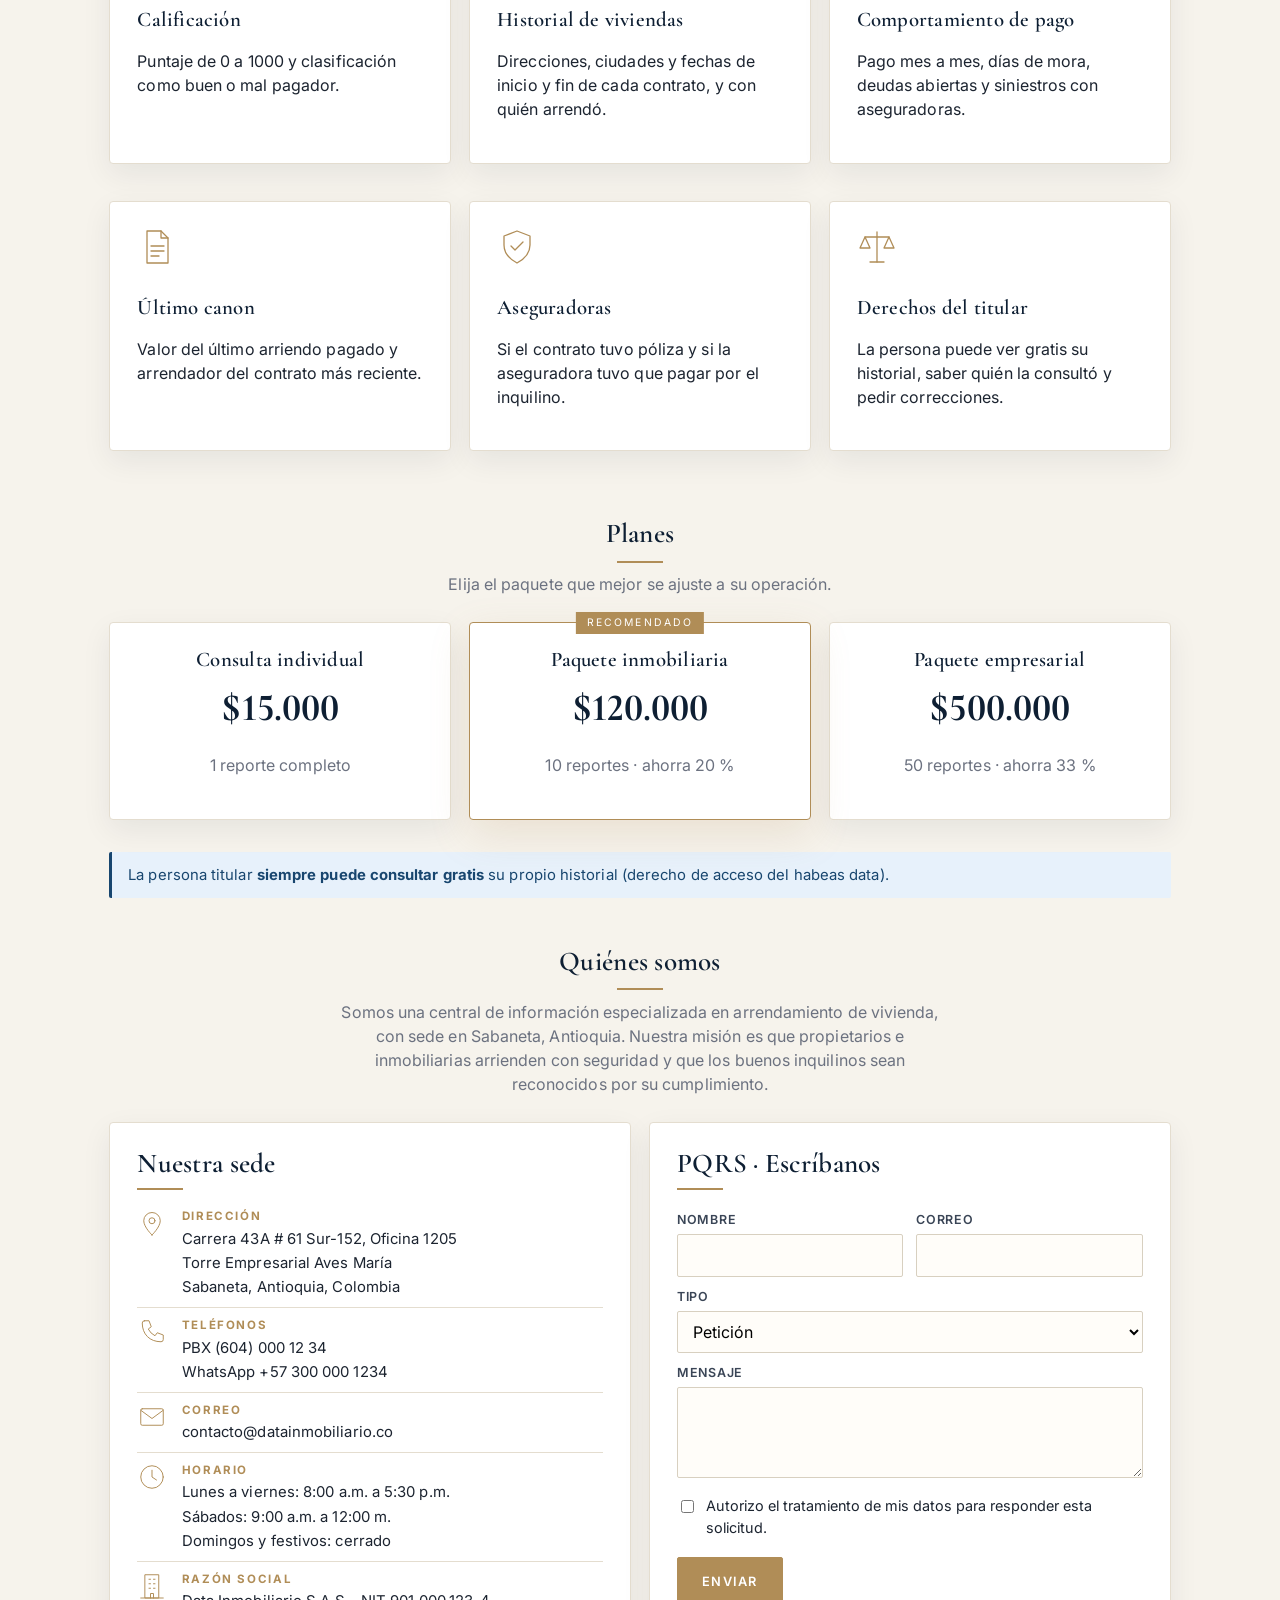
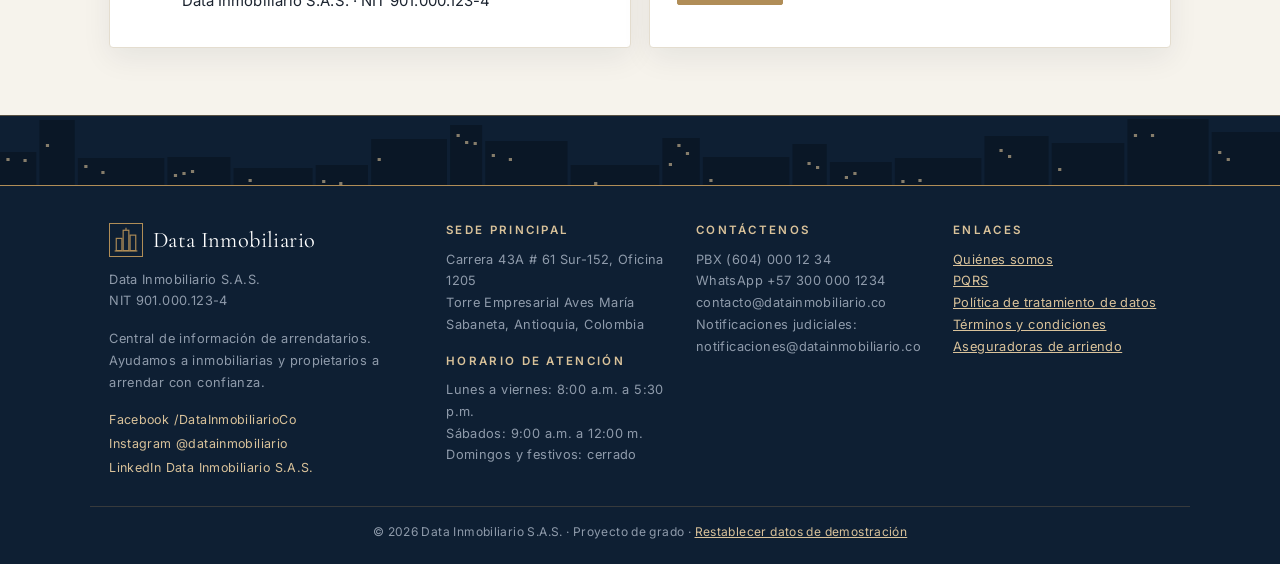
<file: version-un-archivo/data-inmobiliario.html>
<!DOCTYPE html>
<html lang="es">
<head>
<meta charset="UTF-8">
<meta name="viewport" content="width=device-width, initial-scale=1.0">
<title>Data Inmobiliario · Prototipo</title>
<link rel="preconnect" href="https://fonts.googleapis.com">
<link rel="stylesheet" href="https://fonts.googleapis.com/css2?family=Cormorant+Garamond:ital,wght@0,500;0,600;1,500&family=Inter:wght@400;500;600&display=swap">
<style>/* =========================================================
   Data Inmobiliario - Hoja de estilos principal
   Proyecto académico. Colores y tipografía centralizados
   en variables para que sea fácil cambiar la identidad.
   ========================================================= */
:root {
  /* Paleta "luxury": azul noche, dorado champaña y marfil */
  --azul: #0e1f33;          /* azul noche (titulares, encabezado) */
  --azul-claro: #23466e;    /* azul acero (enlaces, botones secundarios) */
  --turquesa: #b08d57;      /* dorado champaña (acento principal) */
  --dorado: #b08d57;
  --dorado-claro: #d9c29a;
  --fondo: #f6f3ec;         /* marfil */
  --blanco: #ffffff;
  --texto: #1c2430;
  --gris: #6c7280;
  --borde: #e4ddcf;
  --verde: #2e7d55;
  --verde-suave: #e6f1ea;
  --amarillo: #b9861c;
  --amarillo-suave: #f8efd9;
  --naranja: #c0662a;
  --naranja-suave: #f8e6d9;
  --rojo: #a8323a;
  --rojo-suave: #f6e1e2;
  --radio: 4px;
  --sombra: 0 10px 30px rgba(14, 31, 51, 0.07);
  --serif: "Cormorant Garamond", "Playfair Display", Georgia, "Times New Roman", serif;
  --sans: "Inter", "Segoe UI", Roboto, Helvetica, Arial, sans-serif;
}

* { box-sizing: border-box; }
html, body { margin: 0; padding: 0; }
body {
  font-family: var(--sans);
  letter-spacing: .005em;
  background: var(--fondo);
  color: var(--texto);
  line-height: 1.5;
  min-height: 100vh;
  display: flex;
  flex-direction: column;
}
a { color: var(--azul-claro); }
h1, h2, h3 { color: var(--azul); line-height: 1.2; font-family: var(--serif); font-weight: 600; letter-spacing: .01em; }
h2 { position: relative; }
h1 { font-size: 2.3rem; margin: 0 0 .4rem; }
h2 { font-size: 1.7rem; margin: 1.6rem 0 .6rem; }
h3 { font-size: 1.3rem; margin: 1rem 0 .4rem; }
small, .tenue { color: var(--gris); }

/* ---------- Banda de aviso académico ---------- */
.aviso-academico {
  background: #fff3cd;
  color: #6b4e00;
  text-align: center;
  font-size: .82rem;
  padding: .35rem 1rem;
  border-bottom: 1px solid #f0dc9a;
}

/* ---------- Encabezado y navegación ---------- */
.encabezado {
  background: var(--azul);
  color: var(--blanco);
}
.encabezado .contenedor {
  display: flex; align-items: center; justify-content: space-between;
  gap: 1rem; flex-wrap: wrap; padding-top: .7rem; padding-bottom: .7rem;
}
.marca {
  display: flex; align-items: center; gap: .55rem;
  color: var(--blanco); text-decoration: none; font-weight: 700; font-size: 1.2rem;
}
.marca .logo {
  width: 34px; height: 34px; border-radius: 8px; background: var(--turquesa);
  display: grid; place-items: center; font-weight: 800; font-size: .95rem;
}
.marca span.sub { font-weight: 400; opacity: .8; font-size: .8rem; display: block; }
.menu { display: flex; gap: .2rem; flex-wrap: wrap; align-items: center; }
.menu a {
  color: #dbe6f3; text-decoration: none; padding: .4rem .7rem; border-radius: 6px; font-size: .93rem;
}
.menu a:hover, .menu a.activo { background: rgba(255,255,255,.12); color: var(--blanco); }
.menu .usuario { font-size: .85rem; opacity: .85; padding: 0 .5rem; }

/* ---------- Estructura ---------- */
.contenedor { max-width: 1100px; margin: 0 auto; padding: 0 1.2rem; }
main { flex: 1; padding: 1.8rem 0 3rem; }
.pie {
  background: #0d2742; color: #a9b9cc; font-size: .85rem; padding: 1.2rem 0; text-align: center;
}
.pie a { color: #cfe0f3; }

.tarjeta {
  background: var(--blanco); border-radius: var(--radio); box-shadow: var(--sombra);
  padding: 1.3rem 1.4rem; margin-bottom: 1.2rem; border: 1px solid var(--borde);
}
.tarjeta > h2:first-child, .tarjeta > h3:first-child { margin-top: 0; }

.grid { display: grid; gap: 1.1rem; }
.grid-2 { grid-template-columns: repeat(auto-fit, minmax(300px, 1fr)); }
.grid-3 { grid-template-columns: repeat(auto-fit, minmax(240px, 1fr)); }
.grid-4 { grid-template-columns: repeat(auto-fit, minmax(190px, 1fr)); }

/* ---------- Portada ---------- */
.portada {
  background: linear-gradient(135deg, var(--azul) 0%, var(--azul-claro) 60%, var(--turquesa) 100%);
  color: var(--blanco); border-radius: 14px; padding: 2.4rem 2rem; margin-bottom: 1.6rem;
}
.portada h1 { color: var(--blanco); font-size: 2.1rem; }
.portada p { max-width: 640px; font-size: 1.05rem; opacity: .95; }
.paso { text-align: center; }
.paso .num {
  width: 42px; height: 42px; border-radius: 50%; background: var(--turquesa); color: #fff;
  display: grid; place-items: center; font-weight: 700; margin: 0 auto .5rem;
}
.plan { text-align: center; }
.plan .precio { font-size: 1.7rem; font-weight: 700; color: var(--azul); }
.plan.destacado { border: 2px solid var(--turquesa); }

/* ---------- Formularios ---------- */
label { display: block; font-weight: 600; font-size: .9rem; margin: .7rem 0 .25rem; }
input, select, textarea {
  width: 100%; padding: .55rem .7rem; border: 1px solid var(--borde); border-radius: 7px;
  font: inherit; background: #fff;
}
input:focus, select:focus, textarea:focus { outline: 2px solid var(--azul-claro); border-color: transparent; }
.check { display: flex; gap: .55rem; align-items: flex-start; font-weight: 400; }
.check input { width: auto; margin-top: .3rem; }
.fila { display: grid; gap: .8rem; grid-template-columns: repeat(auto-fit, minmax(170px, 1fr)); }
.ayuda { font-size: .8rem; color: var(--gris); margin-top: .2rem; }

.boton {
  display: inline-block; background: var(--azul-claro); color: #fff; border: 0; border-radius: 7px;
  padding: .6rem 1.1rem; font: inherit; font-weight: 600; cursor: pointer; text-decoration: none;
  margin-top: .9rem;
}
.boton:hover { filter: brightness(1.08); }
.boton.secundario { background: #e8eef5; color: var(--azul); }
.boton.verde { background: var(--turquesa); }
.boton.peligro { background: var(--rojo); }
.boton.pequeno { padding: .35rem .7rem; font-size: .85rem; margin-top: 0; }
.boton[disabled] { opacity: .55; cursor: not-allowed; }

.selector-tipo { display: flex; gap: .6rem; margin: .4rem 0 .6rem; }
.selector-tipo label {
  flex: 1; border: 2px solid var(--borde); border-radius: 8px; padding: .7rem; text-align: center;
  cursor: pointer; margin: 0;
}
.selector-tipo input { display: none; }
.selector-tipo input:checked + span { color: var(--azul-claro); }
.selector-tipo label:has(input:checked) { border-color: var(--azul-claro); background: #eef5fc; }

/* ---------- Mensajes ---------- */
.alerta { padding: .75rem 1rem; border-radius: 8px; margin: .8rem 0; font-size: .93rem; }
.alerta.info { background: #e7f1fb; color: #18466f; }
.alerta.exito { background: var(--verde-suave); color: #135c36; }
.alerta.error { background: var(--rojo-suave); color: #7c1d23; }
.alerta.aviso { background: var(--amarillo-suave); color: #6b4e00; }

/* ---------- Tablas ---------- */
.tabla-envoltura { overflow-x: auto; }
table { width: 100%; border-collapse: collapse; font-size: .9rem; }
th, td { padding: .5rem .6rem; border-bottom: 1px solid var(--borde); text-align: left; vertical-align: top; }
th { background: #f0f4f8; color: var(--azul); font-weight: 600; white-space: nowrap; }
tr:hover td { background: #fafcfe; }

/* ---------- Etiquetas de estado ---------- */
.chip {
  display: inline-block; padding: .12rem .55rem; border-radius: 999px; font-size: .78rem; font-weight: 600;
  white-space: nowrap;
}
.chip.verde { background: var(--verde-suave); color: var(--verde); }
.chip.amarillo { background: var(--amarillo-suave); color: #8a6400; }
.chip.naranja { background: var(--naranja-suave); color: var(--naranja); }
.chip.rojo { background: var(--rojo-suave); color: var(--rojo); }
.chip.gris { background: #eceff3; color: var(--gris); }
.chip.azul { background: #e3eefa; color: var(--azul-claro); }

/* ---------- Reporte ---------- */
.reporte-cabecera { display: flex; gap: 1.5rem; flex-wrap: wrap; align-items: center; }
.reporte-cabecera .datos { flex: 1; min-width: 260px; }
.medidor { width: 230px; text-align: center; }
.medidor svg { width: 100%; height: auto; }
.medidor .puntaje { font-size: 2.2rem; font-weight: 800; margin-top: -2.4rem; }
.medidor .categoria { font-weight: 700; font-size: 1.05rem; }
.kpi { text-align: center; }
.kpi .valor { font-size: 1.6rem; font-weight: 700; color: var(--azul); }
.kpi .etiqueta { font-size: .82rem; color: var(--gris); }

/* Vector de comportamiento (cuadros por mes, al estilo de las centrales de riesgo) */
.vector { display: flex; flex-wrap: wrap; gap: 3px; margin: .4rem 0; }
.vector .mes {
  width: 30px; height: 30px; border-radius: 4px; display: grid; place-items: center;
  font-size: .68rem; font-weight: 700; color: #fff; cursor: default;
}
.mes.n { background: var(--verde); }
.mes.m1 { background: var(--amarillo); }
.mes.m30 { background: var(--naranja); }
.mes.m60 { background: #b8452a; }
.mes.m90 { background: var(--rojo); }
.mes.np { background: #6d1a20; }
.mes.vacio { background: #e3e8ee; color: var(--gris); }
.leyenda { display: flex; flex-wrap: wrap; gap: .8rem; font-size: .78rem; color: var(--gris); }
.leyenda i { display: inline-block; width: 12px; height: 12px; border-radius: 3px; vertical-align: -1px; margin-right: 4px; }

/* Línea de tiempo de viviendas */
.linea-tiempo { border-left: 3px solid var(--borde); margin-left: .6rem; padding-left: 1.3rem; }
.vivienda { position: relative; margin-bottom: 1.4rem; }
.vivienda::before {
  content: ""; position: absolute; left: -1.85rem; top: .35rem; width: 15px; height: 15px; border-radius: 50%;
  background: var(--azul-claro); border: 3px solid #fff; box-shadow: 0 0 0 2px var(--azul-claro);
}
.vivienda.mala::before { background: var(--rojo); box-shadow: 0 0 0 2px var(--rojo); }
.vivienda.regular::before { background: var(--amarillo); box-shadow: 0 0 0 2px var(--amarillo); }
.vivienda.buena::before { background: var(--verde); box-shadow: 0 0 0 2px var(--verde); }
details summary { cursor: pointer; color: var(--azul-claro); font-weight: 600; font-size: .9rem; margin-top: .4rem; }

/* Pestañas (módulo de ingreso) */
.pestanas { display: flex; gap: .3rem; flex-wrap: wrap; border-bottom: 2px solid var(--borde); margin-bottom: 1rem; }
.pestanas button {
  background: none; border: 0; padding: .6rem 1rem; font: inherit; cursor: pointer; color: var(--gris);
  border-bottom: 3px solid transparent; margin-bottom: -2px;
}
.pestanas button.activa { color: var(--azul); border-bottom-color: var(--turquesa); font-weight: 600; }
.panel-pestana { display: none; }
.panel-pestana.activa { display: block; }

/* Tarjeta de pago simulado */
.tarjeta-credito {
  background: linear-gradient(135deg, #2b3e57, #12355b); color: #fff; border-radius: 12px; padding: 1.2rem;
  max-width: 340px; font-family: monospace; font-size: 1.05rem; margin-bottom: 1rem;
}
.tarjeta-credito .num { letter-spacing: 2px; margin: 1.2rem 0 .8rem; font-size: 1.2rem; }

/* Diagrama de flujo de aseguradoras */
.flujo { display: flex; flex-wrap: wrap; gap: .5rem; align-items: stretch; }
.flujo .etapa {
  flex: 1 1 150px; background: #eef5fc; border: 1px solid #cfe0f3; border-radius: 8px; padding: .8rem;
  font-size: .88rem; position: relative;
}
.flujo .etapa b { display: block; color: var(--azul); margin-bottom: .2rem; }

.oculto { display: none !important; }

@media print {
  .encabezado, .pie, .no-imprimir, .aviso-academico { display: none !important; }
  body { background: #fff; }
  .tarjeta { box-shadow: none; break-inside: avoid; }
}

/* =========================================================
   CAPA "LUXURY" - sobrescribe estilos anteriores
   Estética sobria: azul noche + dorado, tipografía serif,
   esquinas casi rectas, líneas finas y mucho espacio.
   ========================================================= */
.aviso-academico { background: #0a1726; color: var(--dorado-claro); border-bottom: 1px solid rgba(176,141,87,.35); letter-spacing: .06em; font-size: .75rem; text-transform: uppercase; }
.encabezado { background: var(--azul); border-bottom: 1px solid rgba(176,141,87,.45); }
.encabezado .contenedor { padding-top: 1rem; padding-bottom: 1rem; }
.marca { font-family: var(--serif); font-size: 1.45rem; font-weight: 600; letter-spacing: .04em; }
.marca .logo { background: transparent; border: 1px solid var(--dorado); color: var(--dorado); width: 42px; height: 42px; border-radius: 2px; padding: 4px; }
.marca .logo svg { width: 100%; height: 100%; }
.marca span.sub { font-family: var(--sans); font-size: .68rem; letter-spacing: .18em; text-transform: uppercase; color: var(--dorado-claro); opacity: 1; }
.menu a { font-size: .78rem; letter-spacing: .12em; text-transform: uppercase; color: #c9d1dc; border-radius: 0; border-bottom: 1px solid transparent; }
.menu a:hover, .menu a.activo { background: transparent; color: #fff; border-bottom-color: var(--dorado); }
.menu .usuario { color: var(--dorado-claro); font-size: .8rem; }

.tarjeta { border-radius: var(--radio); border: 1px solid var(--borde); box-shadow: var(--sombra); padding: 1.6rem 1.7rem; }
.tarjeta > h2:first-child::after, .seccion-titulo::after {
  content: ""; display: block; width: 46px; height: 2px; background: var(--dorado); margin-top: .45rem;
}
.seccion-titulo { text-align: center; margin-top: 3rem; }
.seccion-titulo::after { margin: .6rem auto 0; }
.seccion-sub { text-align: center; color: var(--gris); max-width: 620px; margin: 0 auto 1.6rem; }
.etiqueta-oro { font-size: .72rem; letter-spacing: .22em; text-transform: uppercase; color: var(--dorado); font-weight: 600; }

.boton { background: var(--azul); border-radius: 2px; letter-spacing: .1em; text-transform: uppercase; font-size: .8rem; padding: .85rem 1.5rem; border: 1px solid var(--azul); }
.boton:hover { filter: none; background: #182f4c; }
.boton.verde { background: var(--dorado); border-color: var(--dorado); color: #fff; }
.boton.verde:hover { background: #9a7946; }
.boton.secundario { background: transparent; color: var(--azul); border: 1px solid var(--azul); }
.boton.secundario:hover { background: var(--azul); color: #fff; }
.boton.peligro { background: var(--rojo); border-color: var(--rojo); }
.boton.pequeno { padding: .45rem .8rem; font-size: .7rem; }

input, select, textarea { border-radius: 2px; border-color: #d8d0c0; background: #fffdf9; }
input:focus, select:focus, textarea:focus { outline: 1px solid var(--dorado); border-color: var(--dorado); }
label { font-size: .78rem; letter-spacing: .06em; text-transform: uppercase; color: #3a4556; }
.check { text-transform: none; letter-spacing: 0; font-size: .9rem; color: var(--texto); }
.selector-tipo label { border-radius: 2px; text-transform: none; letter-spacing: 0; font-size: .95rem; }
.selector-tipo label:has(input:checked) { border-color: var(--dorado); background: #fbf6ec; }
.selector-tipo input:checked + span { color: var(--azul); font-weight: 600; }

th { background: #f3efe6; color: var(--azul); font-size: .74rem; letter-spacing: .08em; text-transform: uppercase; }
.alerta { border-radius: 2px; border-left: 3px solid currentColor; }
.chip { border-radius: 2px; letter-spacing: .03em; }
.chip.azul { background: #e6ecf3; color: var(--azul-claro); }
.kpi .valor { font-family: var(--serif); font-size: 2rem; font-weight: 600; }
.kpi .etiqueta { letter-spacing: .05em; }
.medidor .puntaje { font-family: var(--serif); font-size: 2.8rem; }
.pestanas button.activa { border-bottom-color: var(--dorado); }
.flujo .etapa { background: #fbf8f2; border-color: var(--borde); border-top: 2px solid var(--dorado); border-radius: 2px; }
.flujo .etapa b { font-family: var(--serif); font-size: 1.1rem; }
.tarjeta-credito { background: linear-gradient(135deg, #1b2f48, #0a1726); border: 1px solid var(--dorado); border-radius: 8px; }
.tarjeta-credito > div:first-child { color: var(--dorado-claro); letter-spacing: .2em; font-size: .8rem; }
.plan .precio { font-family: var(--serif); font-size: 2.4rem; }
.plan.destacado { border: 1px solid var(--dorado); box-shadow: 0 14px 40px rgba(176,141,87,.18); position: relative; }
.plan.destacado::before { content: "RECOMENDADO"; position: absolute; top: -11px; left: 50%; transform: translateX(-50%); background: var(--dorado); color: #fff; font-size: .65rem; letter-spacing: .2em; padding: .2rem .7rem; }
.paso .num { background: transparent; border: 1px solid var(--dorado); color: var(--dorado); font-family: var(--serif); font-size: 1.3rem; border-radius: 0; transform: rotate(45deg); }
.paso .num span { transform: rotate(-45deg); }
.vivienda::before { border-radius: 0; transform: rotate(45deg); }

/* ---------- Portada con edificio ---------- */
.portada {
  background: radial-gradient(ellipse at 80% 20%, #1d3757 0%, #0e1f33 55%, #08131f 100%);
  border-radius: 0; padding: 0; overflow: hidden; display: grid; grid-template-columns: 1.15fr .85fr;
  border: 1px solid rgba(176,141,87,.4); min-height: 460px; margin-bottom: 2rem;
}
.portada .texto { padding: 3.2rem 2.8rem; align-self: center; }
.portada h1 { font-size: 3rem; font-weight: 500; line-height: 1.08; margin: .6rem 0 1rem; }
.portada h1 em { color: var(--dorado-claro); font-style: italic; }
.portada p { color: #c9d1dc; font-size: 1.02rem; }
.portada .boton.secundario { color: #fff; border-color: rgba(255,255,255,.5); }
.portada .boton.secundario:hover { background: #fff; color: var(--azul); }
.portada .ilustracion { position: relative; display: flex; align-items: flex-end; justify-content: center; }
.portada .ilustracion svg { width: 100%; height: 100%; max-height: 520px; display: block; }
.franja-confianza { display: grid; grid-template-columns: repeat(auto-fit, minmax(200px, 1fr)); border: 1px solid var(--borde); background: #fff; margin-bottom: 1rem; }
.franja-confianza div { padding: 1.1rem 1.2rem; border-right: 1px solid var(--borde); font-size: .85rem; color: var(--gris); }
.franja-confianza div:last-child { border-right: 0; }
.franja-confianza b { display: block; font-family: var(--serif); font-size: 1.15rem; color: var(--azul); font-weight: 600; }
.cifras { display: grid; grid-template-columns: repeat(auto-fit, minmax(160px, 1fr)); gap: 1px; background: var(--borde); border: 1px solid var(--borde); margin: 1rem 0 2rem; }
.cifras div { background: var(--azul); color: #c9d1dc; text-align: center; padding: 1.4rem .8rem; font-size: .78rem; letter-spacing: .1em; text-transform: uppercase; }
.cifras b { display: block; font-family: var(--serif); font-size: 2.2rem; color: var(--dorado-claro); font-weight: 500; letter-spacing: 0; text-transform: none; }
.icono-lujo { width: 40px; height: 40px; color: var(--dorado); margin-bottom: .4rem; }

/* ---------- Pantallas de ingreso con edificio ---------- */
.acceso { display: grid; grid-template-columns: 1fr 1fr; max-width: 980px; margin: 0 auto; border: 1px solid var(--borde); box-shadow: var(--sombra); background: #fff; }
.acceso .lado-imagen { background: radial-gradient(ellipse at 70% 10%, #1d3757, #0b1828); color: #c9d1dc; padding: 2.2rem; display: flex; flex-direction: column; justify-content: space-between; min-height: 520px; }
.acceso .lado-imagen h2 { color: #fff; font-weight: 500; font-size: 2rem; margin: .4rem 0; }
.acceso .lado-imagen svg { width: 100%; max-height: 300px; }
.acceso .lado-form { padding: 2.4rem; }
.acceso .lado-form .tarjeta { box-shadow: none; border: 0; padding: 0; margin: 0; }

.pie { background: var(--azul); color: #8f9bab; border-top: 1px solid rgba(176,141,87,.45); padding: 0 0 1.4rem; font-size: .8rem; letter-spacing: .03em; }
.pie .skyline { display: block; width: 100%; height: 70px; margin-bottom: 1rem; }
.pie a { color: var(--dorado-claro); }

@media (max-width: 820px) {
  .portada, .acceso { grid-template-columns: 1fr; }
  .portada .ilustracion { max-height: 300px; }
  .portada h1 { font-size: 2.2rem; }
  .portada .texto { padding: 2rem 1.4rem; }
  .acceso .lado-imagen { min-height: 0; }
  .acceso .lado-imagen svg { display: none; }
}

/* Ajustes finos */
.cifras b, .kpi .valor, .plan .precio, .medidor .puntaje, .portada h1 { font-variant-numeric: lining-nums; font-feature-settings: "lnum" 1; }
.grid-3-fijo { grid-template-columns: repeat(3, 1fr); }
@media (max-width: 820px) { .grid-3-fijo { grid-template-columns: 1fr; } }
.linea-tiempo { padding-left: 1.9rem; border-left-color: var(--dorado-claro); }
.vivienda::before { left: -2.45rem; width: 13px; height: 13px; }
.menu a { padding: .4rem .55rem; letter-spacing: .08em; }
@media (min-width: 1000px) { .encabezado .contenedor { flex-wrap: nowrap; } }
h1, h2, h3, .marca { font-variant-numeric: lining-nums; font-feature-settings: "lnum" 1; }

/* Pie corporativo y datos de contacto */
.pie-columnas { display: grid; grid-template-columns: 1.4fr 1fr 1fr 1fr; gap: 2rem; padding-top: 1.2rem; padding-bottom: 1.5rem; text-align: left; line-height: 1.7; }
.pie-columnas h4 { color: var(--dorado-claro); font-family: var(--sans); font-size: .72rem; letter-spacing: .2em; text-transform: uppercase; margin: 0 0 .5rem; font-weight: 600; }
.pie-columnas p { margin: 0 0 1rem; }
.pie-marca { font-family: var(--serif); font-size: 1.4rem; color: #fff; display: flex; align-items: center; gap: .6rem; margin-bottom: .6rem; }
.pie-marca .logo { width: 34px; height: 34px; border: 1px solid var(--dorado); padding: 3px; display: inline-block; }
.pie-marca .logo svg { width: 100%; height: 100%; display: block; }
.redes { display: flex; flex-direction: column; gap: .15rem; font-size: .78rem; color: var(--dorado-claro); }
.pie-legal { border-top: 1px solid rgba(176,141,87,.25); padding-top: 1rem; text-align: center; font-size: .75rem; }
.dato-contacto { display: flex; gap: .9rem; align-items: flex-start; padding: .55rem 0; border-bottom: 1px solid var(--borde); }
.dato-contacto:last-child { border-bottom: 0; }
.dato-contacto .icono-lujo { width: 30px; height: 30px; margin: 0; flex-shrink: 0; }
.dato-contacto b { display: block; font-size: .72rem; letter-spacing: .14em; text-transform: uppercase; color: var(--dorado); }
.dato-contacto span { font-size: .93rem; }
@media (max-width: 820px) { .pie-columnas { grid-template-columns: 1fr 1fr; } }
</style>
</head>
<body>
<main id="vista"></main>
<template id="v-index">
  <div class="contenedor">

    <section class="portada">
      <div class="texto">
        <div class="etiqueta-oro">Central de información de arrendatarios</div>
        <h1>Arriende con <em>certeza</em>.<br>Decida con información.</h1>
        <p>Data Inmobiliario reúne el historial de arrendamiento de las personas para que inmobiliarias y propietarios sepan,
           con autorización del titular, si un aspirante ha sido buen o mal pagador: dónde ha vivido, cómo pagó y cómo terminó cada contrato.</p>
        <a class="boton verde" href="registro.html">Crear cuenta</a>
        <a class="boton secundario" href="login.html">Ingresar</a>
      </div>
      <div class="ilustracion" data-ilustracion="edificio"></div>
    </section>

    <div class="franja-confianza">
      <div><b>Habeas data</b>Operación alineada con la Ley 1266 de 2008 y la Ley 1581 de 2012.</div>
      <div><b>Autorización previa</b>Solo se consulta a quien autoriza de forma expresa.</div>
      <div><b>Fuentes verificadas</b>Información reportada por inmobiliarias y arrendadores.</div>
      <div><b>Derecho del titular</b>Consulta gratuita del propio historial y reclamos.</div>
    </div>

    <div class="cifras" id="cifras"></div>

    <h2 class="seccion-titulo">Cómo funciona</h2>
    <p class="seccion-sub">Cuatro pasos para tomar una decisión de arriendo informada.</p>
    <div class="grid grid-4">
      <div class="tarjeta paso"><div class="num"><span>1</span></div><h3>Regístrese</h3><p class="tenue">Como inmobiliaria, propietario o persona que quiere ver su propio historial.</p></div>
      <div class="tarjeta paso"><div class="num"><span>2</span></div><h3>Adquiera consultas</h3><p class="tenue">Pague con tarjeta de crédito, débito o PSE.</p></div>
      <div class="tarjeta paso"><div class="num"><span>3</span></div><h3>Busque por cédula</h3><p class="tenue">Con la autorización firmada por el aspirante a arrendatario.</p></div>
      <div class="tarjeta paso"><div class="num"><span>4</span></div><h3>Analice el reporte</h3><p class="tenue">Puntaje, calificación, viviendas, pagos, días de mora y último canon.</p></div>
    </div>

    <h2 class="seccion-titulo">El reporte</h2>
    <p class="seccion-sub">Una visión completa y objetiva del comportamiento del arrendatario.</p>
    <div class="grid grid-3 grid-3-fijo">
      <div class="tarjeta"><span data-icono="estrella"></span><h3>Calificación</h3><p>Puntaje de 0 a 1000 y clasificación como buen o mal pagador.</p></div>
      <div class="tarjeta"><span data-icono="casa"></span><h3>Historial de viviendas</h3><p>Direcciones, ciudades y fechas de inicio y fin de cada contrato, y con quién arrendó.</p></div>
      <div class="tarjeta"><span data-icono="tarjeta"></span><h3>Comportamiento de pago</h3><p>Pago mes a mes, días de mora, deudas abiertas y siniestros con aseguradoras.</p></div>
      <div class="tarjeta"><span data-icono="documento"></span><h3>Último canon</h3><p>Valor del último arriendo pagado y arrendador del contrato más reciente.</p></div>
      <div class="tarjeta"><span data-icono="escudo"></span><h3>Aseguradoras</h3><p>Si el contrato tuvo póliza y si la aseguradora tuvo que pagar por el inquilino.</p></div>
      <div class="tarjeta"><span data-icono="balanza"></span><h3>Derechos del titular</h3><p>La persona puede ver gratis su historial, saber quién la consultó y pedir correcciones.</p></div>
    </div>

    <h2 class="seccion-titulo">Planes</h2>
    <p class="seccion-sub">Elija el paquete que mejor se ajuste a su operación.</p>
    <div class="grid grid-3">
      <div class="tarjeta plan"><h3>Consulta individual</h3><div class="precio">$15.000</div><p class="tenue">1 reporte completo</p></div>
      <div class="tarjeta plan destacado"><h3>Paquete inmobiliaria</h3><div class="precio">$120.000</div><p class="tenue">10 reportes · ahorra 20 %</p></div>
      <div class="tarjeta plan"><h3>Paquete empresarial</h3><div class="precio">$500.000</div><p class="tenue">50 reportes · ahorra 33 %</p></div>
    </div>
    <div class="alerta info">La persona titular <b>siempre puede consultar gratis</b> su propio historial (derecho de acceso del habeas data).</div>

    <h2 class="seccion-titulo" id="contacto">Quiénes somos</h2>
    <p class="seccion-sub">Somos una central de información especializada en arrendamiento de vivienda, con sede en Sabaneta, Antioquia.
      Nuestra misión es que propietarios e inmobiliarias arrienden con seguridad y que los buenos inquilinos sean reconocidos por su cumplimiento.</p>

    <div class="grid grid-2">
      <div class="tarjeta">
        <h2>Nuestra sede</h2>
        <div class="dato-contacto"><span data-icono="ubicacion"></span><div><b>Dirección</b><span id="eDireccion"></span></div></div>
        <div class="dato-contacto"><span data-icono="telefono"></span><div><b>Teléfonos</b><span id="eTelefonos"></span></div></div>
        <div class="dato-contacto"><span data-icono="correo"></span><div><b>Correo</b><span id="eCorreo"></span></div></div>
        <div class="dato-contacto"><span data-icono="reloj"></span><div><b>Horario</b><span id="eHorario"></span></div></div>
        <div class="dato-contacto"><span data-icono="edificio"></span><div><b>Razón social</b><span id="eRazon"></span></div></div>
      </div>
      <div class="tarjeta">
        <h2>PQRS · Escríbanos</h2>
        <div id="msgPqrs"></div>
        <form id="formPqrs">
          <div class="fila">
            <div><label>Nombre</label><input name="nombre" required></div>
            <div><label>Correo</label><input name="correo" type="email" required></div>
          </div>
          <label>Tipo</label>
          <select name="tipo"><option>Petición</option><option>Queja</option><option>Reclamo</option><option>Sugerencia</option><option>Quiero afiliar mi inmobiliaria</option></select>
          <label>Mensaje</label>
          <textarea name="mensaje" rows="3" required></textarea>
          <label class="check"><input type="checkbox" required><span>Autorizo el tratamiento de mis datos para responder esta solicitud.</span></label>
          <button class="boton verde" type="submit">Enviar</button>
        </form>
      </div>
    </div>
  </div>
</template>
<template id="v-login">
  <div class="contenedor">
    <div class="acceso">
      <div class="lado-imagen">
        <div><div class="etiqueta-oro">Data Inmobiliario</div><h2>Bienvenido de nuevo</h2><p>Acceda a la central de información de arrendatarios.</p></div>
        <div data-ilustracion="edificio"></div>
      </div>
      <div class="lado-form">
    <div class="tarjeta">
      <h1>Ingresar</h1>
      <p class="tenue">Inmobiliarias, propietarios y personas.</p>
      <div id="msg"></div>
      <form id="formLogin">
        <label for="email">Correo electrónico</label>
        <input id="email" type="email" required placeholder="correo@empresa.com">
        <label for="clave">Contraseña</label>
        <input id="clave" type="password" required placeholder="••••••••">
        <button class="boton" type="submit">Ingresar</button>
      </form>
      <p style="margin-top:1rem">¿No tiene cuenta? <a href="registro.html">Regístrese aquí</a></p>
    </div>
      </div>
    </div>
  </div>
</template>
<template id="v-registro">
  <div class="contenedor">
    <div class="acceso">
      <div class="lado-imagen">
        <div><div class="etiqueta-oro">Data Inmobiliario</div><h2>Únase a la central</h2><p>Inmobiliarias, propietarios y personas en un mismo lugar de confianza.</p></div>
        <div data-ilustracion="edificio"></div>
      </div>
      <div class="lado-form">
    <div class="tarjeta">
      <h1>Crear cuenta</h1>
      <div id="msg"></div>
      <form id="formRegistro">
        <label>Tipo de cuenta</label>
        <div class="selector-tipo">
          <label><input type="radio" name="tipo" value="inmobiliaria" checked><span>Inmobiliaria</span></label>
          <label><input type="radio" name="tipo" value="persona"><span>Persona / propietario</span></label>
        </div>
        <label for="nombre" id="lblNombre">Razón social</label>
        <input id="nombre" required>
        <div class="fila">
          <div><label for="documento" id="lblDoc">NIT</label><input id="documento" required></div>
          <div><label for="ciudad">Ciudad</label><input id="ciudad" required value="Medellín"></div>
        </div>
        <label for="email">Correo electrónico</label>
        <input id="email" type="email" required>
        <div class="fila">
          <div><label for="clave">Contraseña</label><input id="clave" type="password" minlength="6" required></div>
          <div><label for="clave2">Repetir contraseña</label><input id="clave2" type="password" minlength="6" required></div>
        </div>
        <label class="check"><input type="checkbox" id="terminos" required>
          <span>Acepto los términos de uso y la <a href="legal.html" target="_blank">política de tratamiento de datos personales</a>, y me comprometo a consultar solo personas que me hayan dado autorización previa, expresa e informada.</span></label>
        <button class="boton verde" type="submit">Crear cuenta</button>
      </form>
    </div>
      </div>
    </div>
  </div>
</template>
<template id="v-panel">
  <div class="contenedor" id="contenido"></div>
</template>
<template id="v-consulta">
  <div class="contenedor" style="max-width:640px">
    <div class="tarjeta">
      <h1>Consultar historial de arrendatario</h1>
      <p class="tenue">Cada consulta descuenta 1 crédito y le da acceso al reporte durante 24 horas.</p>
      <div id="saldo" class="alerta info"></div>
      <div id="msg"></div>
      <form id="formConsulta">
        <label for="cc">Cédula de ciudadanía del aspirante</label>
        <input id="cc" inputmode="numeric" required placeholder="Ej: 9990000103">
        <label for="motivo">Motivo de la consulta</label>
        <select id="motivo">
          <option>Estudio para nuevo contrato de arrendamiento</option>
          <option>Renovación de contrato vigente</option>
          <option>Verificación de codeudor</option>
          <option>Solicitud del propio titular</option>
        </select>
        <label class="check"><input type="checkbox" id="autoriza" required>
          <span>Declaro que cuento con la <b>autorización previa, expresa e informada</b> del titular para consultar su información (Ley 1266 de 2008 y Ley 1581 de 2012).</span></label>
        <button class="boton" type="submit">Consultar</button>
      </form>
    </div>
  </div>
</template>
<template id="v-comprar">
  <div class="contenedor">
    <h1>Comprar consultas</h1>

    <div class="grid grid-2" id="zonaCompra">
      <div class="tarjeta">
        <h2>1. Elija un plan</h2>
        <div id="planes"></div>
        <h2>2. Medio de pago</h2>
        <div class="pestanas">
          <button type="button" class="activa" data-medio="tarjeta">Tarjeta</button>
          <button type="button" data-medio="pse">PSE</button>
        </div>
        <div id="msg"></div>
        <form id="formTarjeta">
          <div class="tarjeta-credito"><div>DATA INMOBILIARIO PAY</div><div class="num" id="vistaNum">•••• •••• •••• ••••</div><div id="vistaNombre">NOMBRE DEL TITULAR</div></div>
          <label for="numTarjeta">Número de tarjeta</label>
          <input id="numTarjeta" inputmode="numeric" maxlength="19" placeholder="4111 1111 1111 1111" required>
          <label for="nomTarjeta">Nombre como aparece en la tarjeta</label>
          <input id="nomTarjeta" required>
          <div class="fila">
            <div><label for="venc">Vencimiento (MM/AA)</label><input id="venc" placeholder="12/29" maxlength="5" required></div>
            <div><label for="cvv">CVV</label><input id="cvv" inputmode="numeric" maxlength="4" placeholder="123" required></div>
            <div><label for="cuotas">Cuotas</label><select id="cuotas"><option>1</option><option>3</option><option>6</option><option>12</option></select></div>
          </div>
          <button class="boton verde" type="submit" id="btnPagar">Pagar</button>
        </form>
        <form id="formPse" class="oculto">
          <label for="banco">Banco</label>
          <select id="banco"><option>Banco Montaña</option><option>Banco Cafetero Digital</option><option>Cooperativa Horizonte</option></select>
          <label for="tipoPersona">Tipo de persona</label>
          <select id="tipoPersona"><option>Natural</option><option>Jurídica</option></select>
          <button class="boton verde" type="submit">Continuar al banco</button>
        </form>
      </div>
      <div class="tarjeta">
        <h2>Resumen</h2>
        <table id="resumen"></table>
        <p class="ayuda">Valores con IVA incluido. Pago seguro con tarjeta de crédito, débito o PSE.</p>
      </div>
    </div>

    <div id="comprobante" class="tarjeta oculto"></div>
  </div>
</template>
<template id="v-reporte">
  <div class="contenedor" id="contenido"></div>
</template>
<template id="v-mi-historial">
  <div class="contenedor">
    <h1>Mi historial de arriendo</h1>
    <div class="alerta info">Como titular de la información usted puede consultar su reporte <b>gratis</b>, conocer quién lo ha consultado y pedir que se corrija un dato que considere inexacto.</div>
    <div id="reporte"></div>

    <div class="tarjeta" id="zonaReclamo">
      <h2>Presentar un reclamo o solicitud de corrección</h2>
      <div id="msg"></div>
      <form id="formReclamo">
        <div class="fila">
          <div><label>Tipo de solicitud</label>
            <select name="tipo"><option>Rectificación de un pago mal reportado</option><option>Actualización (ya pagué la deuda)</option><option>No reconozco este contrato</option><option>Supresión del dato (cumplió su tiempo de permanencia)</option><option>Revocar autorización</option></select></div>
          <div><label>Contrato relacionado</label><select name="contrato" id="selContrato"></select></div>
        </div>
        <label>Describa su solicitud</label>
        <textarea name="detalle" rows="3" required></textarea>
        <button class="boton" type="submit">Enviar reclamo</button>
        <p class="ayuda">Plazo legal de respuesta para reclamos: 15 días hábiles (Ley 1266 de 2008, art. 16). Mientras se resuelve, el reporte muestra la leyenda "reclamo en trámite".</p>
      </form>
      <h3>Mis reclamos</h3>
      <div id="listaReclamos"></div>
    </div>
  </div>
</template>
<template id="v-ingreso-datos">
  <div class="contenedor">
    <h1>Ingresar datos a la central</h1>
    <p class="tenue">Aquí la inmobiliaria reporta inquilinos, contratos y pagos. Con esta información la plataforma calcula automáticamente el puntaje y genera los reportes.</p>
    <div id="msg"></div>

    <div class="tarjeta">
      <div class="pestanas">
        <button type="button" class="activa" data-p="pInquilino">1. Inquilino</button>
        <button type="button" data-p="pContrato">2. Contrato</button>
        <button type="button" data-p="pPago">3. Pago mensual</button>
        <button type="button" data-p="pTerminar">4. Terminar contrato</button>
      </div>

      <!-- 1. INQUILINO -->
      <form id="pInquilino" class="panel-pestana activa">
        <h2>Registrar inquilino</h2>
        <div class="fila">
          <div><label>Cédula</label><input name="cedula" inputmode="numeric" required pattern="\d{6,10}" title="Entre 6 y 10 dígitos"></div>
          <div><label>Nombres</label><input name="nombres" required></div>
          <div><label>Apellidos</label><input name="apellidos" required></div>
        </div>
        <div class="fila">
          <div><label>Fecha de nacimiento</label><input name="nacimiento" type="date" required></div>
          <div><label>Ciudad</label><input name="ciudad" required></div>
          <div><label>Ocupación</label><input name="ocupacion"></div>
        </div>
        <div class="fila">
          <div><label>Teléfono</label><input name="telefono"></div>
          <div><label>Correo</label><input name="email" type="email"></div>
          <div><label>Fecha de la autorización firmada</label><input name="autorizacion" type="date" required></div>
        </div>
        <label class="check"><input type="checkbox" required>
          <span>Confirmo que el inquilino firmó la <b>autorización de reporte y consulta</b> ante centrales de información y que fue informado de sus derechos (conocer, actualizar, rectificar y suprimir sus datos).</span></label>
        <button class="boton verde" type="submit">Guardar inquilino</button>
      </form>

      <!-- 2. CONTRATO -->
      <form id="pContrato" class="panel-pestana">
        <h2>Registrar contrato de arrendamiento</h2>
        <div class="fila">
          <div><label>Cédula del inquilino</label><input name="cedula" list="listaCedulas" required></div>
          <div><label>Arrendador</label><input name="arrendador" id="arrendador" required></div>
          <div><label>Tipo de arrendador</label><select name="tipoArrendador"><option>Inmobiliaria</option><option>Persona natural</option></select></div>
        </div>
        <div class="fila">
          <div><label>Tipo de inmueble</label><select name="tipoInmueble"><option>Apartamento</option><option>Casa</option><option>Apartaestudio</option><option>Habitación</option><option>Local</option></select></div>
          <div><label>Dirección</label><input name="direccion" required></div>
          <div><label>Barrio</label><input name="barrio" required></div>
        </div>
        <div class="fila">
          <div><label>Ciudad</label><input name="ciudad" required></div>
          <div><label>Estrato</label><select name="estrato"><option>1</option><option>2</option><option selected>3</option><option>4</option><option>5</option><option>6</option></select></div>
          <div><label>Canon mensual (COP)</label><input name="canon" type="number" min="100000" step="1000" required></div>
        </div>
        <div class="fila">
          <div><label>Fecha de inicio</label><input name="fechaInicio" type="date" required></div>
          <div><label>Fecha de fin <span class="tenue">(vacío si está vigente)</span></label><input name="fechaFin" type="date"></div>
          <div><label>Aseguradora de arriendo</label><select name="aseguradora" id="selAseg"></select></div>
        </div>
        <div class="alerta info">
          <label class="check" style="margin:0"><input type="checkbox" name="generar" id="chkGenerar">
            <span><b>Generar historial de pagos automáticamente</b> desde la fecha de inicio hasta hoy (o hasta la fecha de fin), para no tener que ingresar mes por mes.</span></label>
          <div id="zonaPerfil" class="oculto">
            <label>Perfil de comportamiento del inquilino</label>
            <select name="perfil"><option value="puntual">Puntual (casi siempre a tiempo)</option><option value="bueno">Bueno (retrasos cortos ocasionales)</option><option value="regular">Regular (moras frecuentes)</option><option value="moroso">Moroso (moras altas, meses sin pagar)</option></select>
          </div>
        </div>
        <button class="boton verde" type="submit">Guardar contrato</button>
      </form>

      <!-- 3. PAGO -->
      <form id="pPago" class="panel-pestana">
        <h2>Registrar pago mensual</h2>
        <label>Contrato</label>
        <select name="contratoId" id="selContratoPago" required></select>
        <div class="fila">
          <div><label>Periodo (mes que se paga)</label><input name="periodo" type="month" required></div>
          <div><label>Fecha límite de pago</label><input name="fechaLimite" type="date" required></div>
          <div><label>Fecha en que pagó <span class="tenue">(vacío = no ha pagado)</span></label><input name="fechaPago" type="date"></div>
        </div>
        <div class="fila">
          <div><label>Valor (COP)</label><input name="valor" type="number" min="0" step="1000" required></div>
          <div><label>¿Quién pagó?</label><select name="pagadoPor"><option>Inquilino</option><option>Aseguradora</option></select></div>
          <div><label>Días de mora (calculado)</label><input id="moraCalc" readonly></div>
        </div>
        <button class="boton verde" type="submit">Guardar pago</button>
        <h3>Últimos pagos de este contrato</h3>
        <div id="ultimosPagos"></div>
      </form>

      <!-- 4. TERMINAR -->
      <form id="pTerminar" class="panel-pestana">
        <h2>Terminar contrato</h2>
        <label>Contrato vigente</label>
        <select name="contratoId" id="selContratoFin" required></select>
        <div class="fila">
          <div><label>Fecha de terminación</label><input name="fechaFin" type="date" required></div>
          <div><label>Calificación del inquilino (1 a 5)</label><select name="calificacion"><option>5</option><option>4</option><option>3</option><option>2</option><option>1</option></select></div>
        </div>
        <label>Motivo de terminación</label>
        <select name="motivo"><option>Entrega voluntaria al vencimiento</option><option>Terminación anticipada con preaviso</option><option>Restitución del inmueble por mora</option><option>Abandono del inmueble</option><option>Venta del inmueble</option></select>
        <label class="check"><input type="checkbox" name="siniestro"><span>Hubo <b>siniestro</b>: la aseguradora pagó cánones al propietario por incumplimiento del inquilino.</span></label>
        <label>Observación</label>
        <textarea name="observacion" rows="2"></textarea>
        <button class="boton peligro" type="submit">Terminar contrato</button>
      </form>
    </div>
    <datalist id="listaCedulas"></datalist>
  </div>
</template>
<template id="v-aseguradoras">
  <div class="contenedor">
    <h1>¿Cómo funcionan y cómo se pagan las aseguradoras de arriendo?</h1>
    <p class="tenue">Los porcentajes y plazos son <b>valores de referencia</b>; cada póliza define los suyos.</p>

    <div class="tarjeta">
      <h2>¿Qué es un seguro de arrendamiento?</h2>
      <p>Es una póliza que protege al <b>propietario</b> si el <b>inquilino</b> deja de pagar el canon. Cuando hay incumplimiento,
        la aseguradora le paga al propietario los cánones adeudados y después le cobra al inquilino y a sus codeudores.
        Por eso muchas inmobiliarias, en lugar de pedir codeudores con finca raíz, piden que el inquilino sea aprobado por una aseguradora.</p>
      <div class="grid grid-4">
        <div><span data-icono="casa"></span><br><b>Propietario</b><br><span class="tenue">Asegurado y beneficiario: recibe el pago si el inquilino incumple.</span></div>
        <div><span data-icono="edificio"></span><br><b>Inmobiliaria</b><br><span class="tenue">Tomadora de la póliza: la contrata, paga la prima y reporta los siniestros.</span></div>
        <div><span data-icono="documento"></span><br><b>Inquilino</b><br><span class="tenue">Afianzado: su comportamiento de pago es lo que se asegura.</span></div>
        <div><span data-icono="escudo"></span><br><b>Aseguradora</b><br><span class="tenue">Estudia el riesgo, cobra la prima, paga el siniestro y hace el recobro.</span></div>
      </div>
    </div>

    <div class="tarjeta">
      <h2>El proceso paso a paso</h2>
      <div class="flujo">
        <div class="etapa"><b>1. Estudio</b>El aspirante entrega documentos (cédula, ingresos, extractos). La aseguradora consulta centrales de información como Data Inmobiliario.</div>
        <div class="etapa"><b>2. Aprobación</b>Aprueba, aprueba con codeudor o niega según ingresos (el canon no suele superar ~1/3 de los ingresos) e historial.</div>
        <div class="etapa"><b>3. Contrato y póliza</b>Se firma el contrato y el inmueble queda incluido en la póliza colectiva de la inmobiliaria.</div>
        <div class="etapa"><b>4. Prima mensual</b>Cada mes la inmobiliaria paga un porcentaje del canon (y de la administración) a la aseguradora.</div>
        <div class="etapa"><b>5. Mora</b>Si el inquilino no paga, la inmobiliaria hace gestión de cobro y, pasado el plazo de la póliza, avisa el siniestro.</div>
        <div class="etapa"><b>6. Indemnización</b>La aseguradora le paga al propietario los cánones adeudados, mes a mes, hasta la restitución del inmueble o el límite de la póliza.</div>
        <div class="etapa"><b>7. Recobro</b>La aseguradora queda con el derecho de cobrar (subrogación) al inquilino y codeudores, incluso por vía judicial.</div>
        <div class="etapa"><b>8. Reporte</b>El incumplimiento queda registrado en centrales de información, previa notificación al titular.</div>
      </div>
    </div>

    <div class="grid grid-2">
      <div class="tarjeta">
        <h2>¿Qué cubre?</h2>
        <table>
          <tr><th>Amparo</th><th>Qué paga</th></tr>
          <tr><td>Básico</td><td>Cánones de arrendamiento no pagados.</td></tr>
          <tr><td>Administración</td><td>Cuotas de administración de propiedad horizontal.</td></tr>
          <tr><td>Servicios públicos</td><td>Facturas de agua, luz y gas que deje el inquilino (según póliza).</td></tr>
          <tr><td>Integral / daños</td><td>Daños al inmueble y faltantes de inventario al entregarlo.</td></tr>
          <tr><td>Jurídico</td><td>Honorarios del abogado para el proceso de restitución.</td></tr>
        </table>
      </div>
      <div class="tarjeta">
        <h2>¿Quién paga y cuánto?</h2>
        <ul>
          <li><b>La prima</b> normalmente la paga el <b>propietario</b>: la inmobiliaria la descuenta del canon antes de girarle el dinero.</li>
          <li>Tarifa de referencia: entre <b>1,8 % y 3 % mensual</b> del canon + administración, más IVA (19 %) sobre la prima.</li>
          <li>El <b>inquilino</b> suele pagar solo el <b>estudio</b> de su solicitud (pago único).</li>
          <li>Si hay siniestro, el inquilino termina debiendo a la aseguradora el canon, intereses de mora y gastos de cobro.</li>
        </ul>
      </div>
    </div>

    <div class="tarjeta">
      <h2>Calculadora de prima</h2>
      <div class="fila">
        <div><label for="canon">Canon mensual</label><input id="canon" type="number" value="1500000" step="10000"></div>
        <div><label for="admin">Administración mensual</label><input id="admin" type="number" value="250000" step="10000"></div>
        <div><label for="aseg">Aseguradora</label><select id="aseg"></select></div>
        <div><label for="integral">Amparo integral (+0,5 %)</label><select id="integral"><option value="0">No</option><option value="0.005">Sí</option></select></div>
      </div>
      <div id="resultado" class="grid grid-4" style="margin-top:1rem"></div>
    </div>

    <div class="tarjeta">
      <h2>Aseguradoras aliadas</h2>
      <div class="tabla-envoltura"><table id="tablaAseg"></table></div>
    </div>

    <div class="tarjeta">
      <h2>Ejemplo de siniestro en Data Inmobiliario</h2>
      <p>Por ejemplo, el inquilino con cédula <b>9990000106</b> dejó de pagar 3 meses en Cali. La aseguradora pagó al propietario
        y el reporte muestra esos meses con el código <b style="color:#6d1a20">S</b> y la alerta “siniestro pagado por la aseguradora”, lo que baja fuertemente su puntaje.</p>
      <h3>Consejos para el inquilino</h3>
      <ul>
        <li>Si va a atrasarse, avise a la inmobiliaria antes de la fecha límite y acuerde una fecha de pago.</li>
        <li>Guarde los comprobantes de pago: le sirven para pedir correcciones.</li>
        <li>Al terminar el contrato, entregue el inmueble con paz y salvo de servicios y administración.</li>
      </ul>
    </div>
  </div>
</template>
<template id="v-legal">
  <div class="contenedor">
    <h1>Marco legal y tratamiento de datos personales</h1>

    <div class="tarjeta">
      <h2>Normas que aplican a una central de información de arrendatarios</h2>
      <div class="tabla-envoltura"><table>
        <tr><th>Norma</th><th>De qué trata</th><th>Cómo se aplica en Data Inmobiliario</th></tr>
        <tr><td>Constitución Política, art. 15</td><td>Derecho a la intimidad y al <b>habeas data</b>: conocer, actualizar y rectificar la información que se tenga de uno.</td><td>Sección “Mi historial” para el titular.</td></tr>
        <tr><td><b>Ley 1266 de 2008</b></td><td>Habeas data financiero, crediticio, comercial y de servicios. Define fuente, operador, usuario y titular; consulta gratuita; plazos para peticiones y reclamos.</td><td>Consulta gratuita del titular, huella de consultas, reclamos con plazo de 15 días hábiles.</td></tr>
        <tr><td><b>Ley 2157 de 2021</b> (“Borrón y cuenta nueva”)</td><td>Modifica la Ley 1266: aviso previo al titular antes de un reporte negativo (20 días calendario) y límites de permanencia del dato negativo (en general, el doble del tiempo de mora, máximo 4 años después del pago).</td><td>Se propone como mejora: notificación previa y borrado automático del dato negativo.</td></tr>
        <tr><td><b>Ley 1581 de 2012</b> y Decreto 1377 de 2013 (hoy en el Decreto 1074 de 2015)</td><td>Régimen general de protección de datos personales: autorización previa, expresa e informada; política de tratamiento; principios de finalidad, veracidad, seguridad y circulación restringida.</td><td>Casilla de autorización en el registro del inquilino y en cada consulta; política de tratamiento abajo.</td></tr>
        <tr><td>Ley 820 de 2003</td><td>Régimen de arrendamiento de vivienda urbana: canon, reajustes anuales (tope ligado al IPC), garantías, terminación y restitución.</td><td>Incremento anual del canon; motivos de terminación.</td></tr>
        <tr><td>Superintendencia de Industria y Comercio (SIC)</td><td>Autoridad de vigilancia de protección de datos y de los operadores de información comercial.</td><td>Mencionar en el documento el Registro Nacional de Bases de Datos (RNBD).</td></tr>
      </table></div>
    </div>

    <div class="tarjeta">
      <h2>Roles según la Ley 1266</h2>
      <div class="grid grid-4">
        <div><b>Titular</b><br><span class="tenue">El inquilino a quien se refieren los datos.</span></div>
        <div><b>Fuente</b><br><span class="tenue">La inmobiliaria o propietario que reporta contratos y pagos (módulo “Ingresar datos”).</span></div>
        <div><b>Operador</b><br><span class="tenue">Data Inmobiliario: recibe, organiza y entrega la información.</span></div>
        <div><b>Usuario</b><br><span class="tenue">Quien consulta el reporte para decidir si arrienda (con autorización del titular).</span></div>
      </div>
    </div>

    <div class="tarjeta">
      <h2>Política de tratamiento de datos</h2>
      <ol>
        <li><b>Responsable:</b> Data Inmobiliario S.A.S.</li>
        <li><b>Finalidad:</b> evaluar el riesgo de incumplimiento en contratos de arrendamiento de inmuebles.</li>
        <li><b>Datos tratados:</b> identificación, contacto, contratos de arrendamiento, pagos, días de mora y siniestros con aseguradoras. No se tratan datos sensibles.</li>
        <li><b>Autorización:</b> el titular la otorga por escrito a la inmobiliaria antes del reporte y antes de cada consulta.</li>
        <li><b>Derechos del titular:</b> conocer, actualizar, rectificar, solicitar prueba de la autorización, ser informado del uso, presentar quejas ante la SIC, revocar la autorización y pedir la supresión cuando proceda.</li>
        <li><b>Consultas:</b> se responden en máximo 10 días hábiles. <b>Reclamos:</b> en máximo 15 días hábiles.</li>
        <li><b>Seguridad:</b> en un sistema real: cifrado, control de acceso por roles, bitácora de consultas y respaldo de la información.</li>
      </ol>
    </div>

    <div class="tarjeta">
      <h2>Aviso</h2>
      <p>Sitio desarrollado como proyecto de grado. No realiza cobros reales y la información se guarda únicamente en el navegador del equipo donde se abre.</p>
    </div>
  </div>
</template>
<script>/* =========================================================
   DATOS SEMILLA (100 % FICTICIOS)
   ---------------------------------------------------------
   Todos los nombres, cédulas, direcciones, inmobiliarias y
   aseguradoras de este archivo son INVENTADOS para fines
   académicos. Las cédulas usan el prefijo 99900 para que no
   coincidan con documentos reales (las cédulas colombianas de
   10 dígitos empiezan por 1).

   Los PAGOS mensuales no se escriben a mano: se generan
   automáticamente en almacen.js a partir del "perfil" de cada
   contrato (puntual, bueno, regular, moroso). Así hay años de
   historial sin escribir miles de líneas.
   ========================================================= */

var SEMILLA = {

  // Usuarios de demostración para iniciar sesión
  usuarios: [
    {
      id: "u1", tipo: "inmobiliaria", nombre: "Inmobiliaria Horizonte S.A.S.",
      documento: "900000001-1", email: "inmobiliaria@demo.co", clave: "demo123",
      ciudad: "Medellín", creditos: 5
    },
    {
      id: "u2", tipo: "persona", nombre: "Laura Marcela Restrepo Quintero",
      documento: "9990000101", email: "persona@demo.co", clave: "demo123",
      ciudad: "Medellín", creditos: 0
    },
    {
      id: "u3", tipo: "persona", nombre: "Propietario Demo (arrendador particular)",
      documento: "9990000900", email: "propietario@demo.co", clave: "demo123",
      ciudad: "Envigado", creditos: 2
    }
  ],

  // Aseguradoras de arrendamiento ficticias
  aseguradoras: [
    { id: "A1", nombre: "Amparo Arriendo Seguros S.A.", tarifa: 0.022, diasSiniestro: 30 },
    { id: "A2", nombre: "Garantía Hogar Aseguradora", tarifa: 0.025, diasSiniestro: 30 },
    { id: "A3", nombre: "Protección Canon Seguros", tarifa: 0.020, diasSiniestro: 45 }
  ],

  // Personas (inquilinos) registradas en la central
  inquilinos: [
    { cedula: "9990000101", nombres: "Laura Marcela", apellidos: "Restrepo Quintero", nacimiento: "1990-03-14", ciudad: "Medellín", telefono: "300 000 0101", email: "laura.r@correo-ficticio.co", ocupacion: "Contadora", autorizacion: "2018-01-20" },
    { cedula: "9990000102", nombres: "Andrés Felipe", apellidos: "Gómez Arango", nacimiento: "1987-07-02", ciudad: "Medellín", telefono: "300 000 0102", email: "andres.g@correo-ficticio.co", ocupacion: "Ingeniero de sistemas", autorizacion: "2017-05-03" },
    { cedula: "9990000103", nombres: "Carolina Andrea", apellidos: "Mejía Salazar", nacimiento: "1994-11-23", ciudad: "Bello", telefono: "300 000 0103", email: "carolina.m@correo-ficticio.co", ocupacion: "Diseñadora", autorizacion: "2019-02-11" },
    { cedula: "9990000104", nombres: "Jhon Fredy", apellidos: "Ospina Cárdenas", nacimiento: "1983-01-30", ciudad: "Bogotá", telefono: "300 000 0104", email: "jhon.o@correo-ficticio.co", ocupacion: "Comerciante", autorizacion: "2018-08-15" },
    { cedula: "9990000105", nombres: "Diana Patricia", apellidos: "Vélez Montoya", nacimiento: "1979-05-09", ciudad: "Envigado", telefono: "300 000 0105", email: "diana.v@correo-ficticio.co", ocupacion: "Docente", autorizacion: "2016-09-01" },
    { cedula: "9990000106", nombres: "Juan Camilo", apellidos: "Rendón Higuita", nacimiento: "1992-12-17", ciudad: "Cali", telefono: "300 000 0106", email: "juan.r@correo-ficticio.co", ocupacion: "Vendedor", autorizacion: "2019-06-20" },
    { cedula: "9990000107", nombres: "Natalia Isabel", apellidos: "Cardona Ruiz", nacimiento: "1996-04-05", ciudad: "Medellín", telefono: "300 000 0107", email: "natalia.c@correo-ficticio.co", ocupacion: "Enfermera", autorizacion: "2020-01-10" },
    { cedula: "9990000108", nombres: "Sebastián Alejandro", apellidos: "Muñoz Betancur", nacimiento: "1991-08-28", ciudad: "Pereira", telefono: "300 000 0108", email: "sebastian.m@correo-ficticio.co", ocupacion: "Chef", autorizacion: "2018-03-12" },
    { cedula: "9990000109", nombres: "Paula Andrea", apellidos: "Zapata Henao", nacimiento: "1999-10-11", ciudad: "Medellín", telefono: "300 000 0109", email: "paula.z@correo-ficticio.co", ocupacion: "Analista de datos", autorizacion: "2024-02-01" },
    { cedula: "9990000110", nombres: "Carlos Mario", apellidos: "Londoño Giraldo", nacimiento: "1985-06-21", ciudad: "Barranquilla", telefono: "300 000 0110", email: "carlos.l@correo-ficticio.co", ocupacion: "Independiente", autorizacion: "2017-11-30" },
    { cedula: "9990000111", nombres: "Valentina", apellidos: "Ríos Echeverri", nacimiento: "1997-02-14", ciudad: "Bucaramanga", telefono: "300 000 0111", email: "valentina.r@correo-ficticio.co", ocupacion: "Abogada", autorizacion: "2021-07-19" },
    { cedula: "9990000112", nombres: "Miguel Ángel", apellidos: "Torres Patiño", nacimiento: "1988-09-03", ciudad: "Bogotá", telefono: "300 000 0112", email: "miguel.t@correo-ficticio.co", ocupacion: "Conductor", autorizacion: "2018-12-04" },
    { cedula: "9990000113", nombres: "Luisa Fernanda", apellidos: "Arias Correa", nacimiento: "1993-03-27", ciudad: "Sabaneta", telefono: "300 000 0113", email: "luisa.a@correo-ficticio.co", ocupacion: "Odontóloga", autorizacion: "2019-09-09" },
    { cedula: "9990000114", nombres: "Esteban David", apellidos: "Herrera Mazo", nacimiento: "2002-01-15", ciudad: "Itagüí", telefono: "300 000 0114", email: "esteban.h@correo-ficticio.co", ocupacion: "Estudiante", autorizacion: "2026-10-01" }
  ],

  /* Contratos de arrendamiento.
     fechaFin = null  -> contrato vigente (se generan pagos hasta hoy)
     perfil           -> controla cómo se generan los pagos
     siniestro = true -> el inquilino dejó de pagar y la aseguradora
                         pagó al propietario los últimos meses        */
  contratos: [
    // Laura: excelente pagadora
    { id: "C001", cedula: "9990000101", inmobiliaria: "Arrendamientos La Ceiba", arrendador: "Arrendamientos La Ceiba", tipoArrendador: "Inmobiliaria", direccion: "Calle 10 # 40-21 Apto 302", barrio: "El Poblado", ciudad: "Medellín", estrato: 4, tipoInmueble: "Apartamento", fechaInicio: "2018-02-01", fechaFin: "2021-01-31", canon: 1150000, aseguradora: "A1", perfil: "puntual", motivoTerminacion: "Entrega voluntaria al terminar el contrato", calificacion: 5, observacion: "Entregó el inmueble en perfecto estado." },
    { id: "C002", cedula: "9990000101", inmobiliaria: "Inmobiliaria Horizonte S.A.S.", arrendador: "Inmobiliaria Horizonte S.A.S.", tipoArrendador: "Inmobiliaria", direccion: "Carrera 43A # 18 Sur-55 Apto 1104", barrio: "Castropol", ciudad: "Medellín", estrato: 5, tipoInmueble: "Apartamento", fechaInicio: "2021-02-01", fechaFin: null, canon: 1650000, aseguradora: "A2", perfil: "puntual", motivoTerminacion: "", calificacion: 5, observacion: "Contrato vigente sin novedades." },

    // Andrés: buen pagador con retrasos pequeños
    { id: "C003", cedula: "9990000102", inmobiliaria: "", arrendador: "Gloria Inés Pérez (particular)", tipoArrendador: "Persona natural", direccion: "Calle 50 # 70-12", barrio: "Laureles", ciudad: "Medellín", estrato: 4, tipoInmueble: "Casa", fechaInicio: "2017-06-01", fechaFin: "2019-12-31", canon: 950000, aseguradora: null, perfil: "bueno", motivoTerminacion: "Venta del inmueble por parte del propietario", calificacion: 4, observacion: "Algunos pagos con pocos días de retraso." },
    { id: "C004", cedula: "9990000102", inmobiliaria: "Propiedades del Valle Ltda.", arrendador: "Propiedades del Valle Ltda.", tipoArrendador: "Inmobiliaria", direccion: "Carrera 70 # 44-90 Apto 501", barrio: "Estadio", ciudad: "Medellín", estrato: 4, tipoInmueble: "Apartamento", fechaInicio: "2020-01-15", fechaFin: null, canon: 1300000, aseguradora: "A3", perfil: "bueno", motivoTerminacion: "", calificacion: 4, observacion: "" },

    // Carolina: pagadora regular
    { id: "C005", cedula: "9990000103", inmobiliaria: "Vivienda Segura Inmobiliaria", arrendador: "Vivienda Segura Inmobiliaria", tipoArrendador: "Inmobiliaria", direccion: "Diagonal 55 # 34-10 Apto 203", barrio: "Niquía", ciudad: "Bello", estrato: 3, tipoInmueble: "Apartamento", fechaInicio: "2019-03-01", fechaFin: "2022-02-28", canon: 780000, aseguradora: "A1", perfil: "regular", motivoTerminacion: "Terminación anticipada por la arrendataria con preaviso", calificacion: 3, observacion: "Pagos frecuentemente atrasados, sin llegar a cobro jurídico." },
    { id: "C006", cedula: "9990000103", inmobiliaria: "", arrendador: "Hernán Darío Ochoa (particular)", tipoArrendador: "Persona natural", direccion: "Calle 47 # 50-33 Int 201", barrio: "Centro", ciudad: "Bello", estrato: 3, tipoInmueble: "Apartaestudio", fechaInicio: "2022-03-10", fechaFin: null, canon: 850000, aseguradora: null, perfil: "regular", motivoTerminacion: "", calificacion: 3, observacion: "" },

    // Jhon Fredy: mal pagador, contrato vigente con meses sin pagar
    { id: "C007", cedula: "9990000104", inmobiliaria: "Bogotá Hogares Inmobiliaria", arrendador: "Bogotá Hogares Inmobiliaria", tipoArrendador: "Inmobiliaria", direccion: "Avenida Calle 80 # 69-40 Apto 702", barrio: "Las Ferias", ciudad: "Bogotá", estrato: 3, tipoInmueble: "Apartamento", fechaInicio: "2018-09-01", fechaFin: "2021-06-30", canon: 1050000, aseguradora: "A2", perfil: "moroso", siniestro: true, motivoTerminacion: "Restitución del inmueble por mora; la aseguradora indemnizó al propietario", calificacion: 1, observacion: "Proceso de restitución. Saldo recobrado por la aseguradora." },
    { id: "C008", cedula: "9990000104", inmobiliaria: "", arrendador: "Martha Lucía Rojas (particular)", tipoArrendador: "Persona natural", direccion: "Carrera 15 # 140-22", barrio: "Cedritos", ciudad: "Bogotá", estrato: 4, tipoInmueble: "Casa", fechaInicio: "2023-04-01", fechaFin: null, canon: 1600000, aseguradora: null, perfil: "moroso", motivoTerminacion: "", calificacion: 1, observacion: "Adeuda cánones recientes." },

    // Diana: excelente pagadora, historial largo
    { id: "C009", cedula: "9990000105", inmobiliaria: "Arrendamientos La Ceiba", arrendador: "Arrendamientos La Ceiba", tipoArrendador: "Inmobiliaria", direccion: "Transversal 32 Sur # 31-08", barrio: "Zúñiga", ciudad: "Envigado", estrato: 5, tipoInmueble: "Casa", fechaInicio: "2016-10-01", fechaFin: "2020-09-30", canon: 1800000, aseguradora: "A1", perfil: "puntual", motivoTerminacion: "Compra de vivienda propia", calificacion: 5, observacion: "Arrendataria ejemplar." },
    { id: "C010", cedula: "9990000105", inmobiliaria: "Inmobiliaria Horizonte S.A.S.", arrendador: "Inmobiliaria Horizonte S.A.S.", tipoArrendador: "Inmobiliaria", direccion: "Calle 37 Sur # 27-60 Apto 1501", barrio: "El Esmeraldal", ciudad: "Envigado", estrato: 5, tipoInmueble: "Apartamento", fechaInicio: "2023-01-01", fechaFin: null, canon: 2400000, aseguradora: "A2", perfil: "puntual", motivoTerminacion: "", calificacion: 5, observacion: "" },

    // Juan Camilo: siniestro con aseguradora
    { id: "C011", cedula: "9990000106", inmobiliaria: "Propiedades del Valle Ltda.", arrendador: "Propiedades del Valle Ltda.", tipoArrendador: "Inmobiliaria", direccion: "Calle 5 # 66-14 Apto 404", barrio: "El Ingenio", ciudad: "Cali", estrato: 4, tipoInmueble: "Apartamento", fechaInicio: "2019-07-01", fechaFin: "2023-03-31", canon: 1100000, aseguradora: "A3", perfil: "regular", siniestro: true, motivoTerminacion: "Abandono del inmueble con cánones en mora; siniestro pagado por la aseguradora", calificacion: 1, observacion: "La aseguradora pagó 3 cánones al propietario y adelanta cobro al inquilino y codeudor." },
    { id: "C012", cedula: "9990000106", inmobiliaria: "", arrendador: "Jairo Alberto Muñoz (particular)", tipoArrendador: "Persona natural", direccion: "Carrera 1 # 70-30", barrio: "Alfonso López", ciudad: "Cali", estrato: 2, tipoInmueble: "Habitación", fechaInicio: "2023-06-01", fechaFin: null, canon: 450000, aseguradora: null, perfil: "bueno", motivoTerminacion: "", calificacion: 4, observacion: "" },

    // Natalia: buena pagadora
    { id: "C013", cedula: "9990000107", inmobiliaria: "Inmobiliaria Horizonte S.A.S.", arrendador: "Inmobiliaria Horizonte S.A.S.", tipoArrendador: "Inmobiliaria", direccion: "Calle 65 # 45-21 Apto 302", barrio: "Prado Centro", ciudad: "Medellín", estrato: 3, tipoInmueble: "Apartamento", fechaInicio: "2020-02-01", fechaFin: null, canon: 900000, aseguradora: "A1", perfil: "bueno", motivoTerminacion: "", calificacion: 4, observacion: "" },

    // Sebastián: empezó regular y mejoró
    { id: "C014", cedula: "9990000108", inmobiliaria: "Eje Cafetero Arriendos", arrendador: "Eje Cafetero Arriendos", tipoArrendador: "Inmobiliaria", direccion: "Carrera 8 # 22-15 Apto 201", barrio: "Centro", ciudad: "Pereira", estrato: 3, tipoInmueble: "Apartamento", fechaInicio: "2018-04-01", fechaFin: "2021-03-31", canon: 700000, aseguradora: "A3", perfil: "regular", motivoTerminacion: "Entrega voluntaria", calificacion: 3, observacion: "Retrasos frecuentes durante 2020." },
    { id: "C015", cedula: "9990000108", inmobiliaria: "Eje Cafetero Arriendos", arrendador: "Eje Cafetero Arriendos", tipoArrendador: "Inmobiliaria", direccion: "Avenida 30 de Agosto # 40-11 Apto 803", barrio: "Álamos", ciudad: "Pereira", estrato: 4, tipoInmueble: "Apartamento", fechaInicio: "2021-04-01", fechaFin: null, canon: 1000000, aseguradora: "A3", perfil: "puntual", motivoTerminacion: "", calificacion: 5, observacion: "Mejoró notablemente su hábito de pago." },

    // Paula: historial corto y bueno
    { id: "C016", cedula: "9990000109", inmobiliaria: "Inmobiliaria Horizonte S.A.S.", arrendador: "Inmobiliaria Horizonte S.A.S.", tipoArrendador: "Inmobiliaria", direccion: "Calle 44 # 79-50 Apto 1203", barrio: "Belén", ciudad: "Medellín", estrato: 4, tipoInmueble: "Apartamento", fechaInicio: "2024-03-01", fechaFin: null, canon: 1350000, aseguradora: "A2", perfil: "puntual", motivoTerminacion: "", calificacion: 5, observacion: "" },

    // Carlos Mario: moroso reincidente
    { id: "C017", cedula: "9990000110", inmobiliaria: "Costa Inmobiliaria del Caribe", arrendador: "Costa Inmobiliaria del Caribe", tipoArrendador: "Inmobiliaria", direccion: "Carrera 53 # 79-120 Apto 6B", barrio: "El Prado", ciudad: "Barranquilla", estrato: 4, tipoInmueble: "Apartamento", fechaInicio: "2017-12-01", fechaFin: "2020-05-31", canon: 1200000, aseguradora: "A1", perfil: "moroso", siniestro: true, motivoTerminacion: "Restitución judicial por mora", calificacion: 1, observacion: "Siniestro pagado por la aseguradora." },
    { id: "C018", cedula: "9990000110", inmobiliaria: "", arrendador: "Rosa Elena Vargas (particular)", tipoArrendador: "Persona natural", direccion: "Calle 84 # 42F-18", barrio: "Riomar", ciudad: "Barranquilla", estrato: 5, tipoInmueble: "Casa", fechaInicio: "2020-09-01", fechaFin: "2022-08-31", canon: 1700000, aseguradora: null, perfil: "moroso", motivoTerminacion: "Terminación por incumplimiento en pagos", calificacion: 1, observacion: "Dejó saldo pendiente de servicios públicos." },
    { id: "C019", cedula: "9990000110", inmobiliaria: "Costa Inmobiliaria del Caribe", arrendador: "Costa Inmobiliaria del Caribe", tipoArrendador: "Inmobiliaria", direccion: "Carrera 46 # 90-15 Apto 302", barrio: "Altos de Riomar", ciudad: "Barranquilla", estrato: 4, tipoInmueble: "Apartamento", fechaInicio: "2024-01-01", fechaFin: null, canon: 1500000, aseguradora: "A2", perfil: "regular", motivoTerminacion: "", calificacion: 2, observacion: "" },

    // Valentina: buena
    { id: "C020", cedula: "9990000111", inmobiliaria: "Santander Propiedades", arrendador: "Santander Propiedades", tipoArrendador: "Inmobiliaria", direccion: "Carrera 27 # 48-30 Apto 904", barrio: "Cabecera del Llano", ciudad: "Bucaramanga", estrato: 5, tipoInmueble: "Apartamento", fechaInicio: "2021-08-01", fechaFin: null, canon: 1450000, aseguradora: "A1", perfil: "bueno", motivoTerminacion: "", calificacion: 4, observacion: "" },

    // Miguel Ángel: regular
    { id: "C021", cedula: "9990000112", inmobiliaria: "Bogotá Hogares Inmobiliaria", arrendador: "Bogotá Hogares Inmobiliaria", tipoArrendador: "Inmobiliaria", direccion: "Calle 1 Sur # 30-45", barrio: "Santa Isabel", ciudad: "Bogotá", estrato: 3, tipoInmueble: "Casa", fechaInicio: "2019-01-01", fechaFin: "2023-12-31", canon: 1000000, aseguradora: "A2", perfil: "regular", motivoTerminacion: "Entrega voluntaria al vencimiento", calificacion: 3, observacion: "" },
    { id: "C022", cedula: "9990000112", inmobiliaria: "", arrendador: "Pedro Pablo Castro (particular)", tipoArrendador: "Persona natural", direccion: "Carrera 68 # 12-40 Apto 101", barrio: "Marsella", ciudad: "Bogotá", estrato: 3, tipoInmueble: "Apartamento", fechaInicio: "2024-02-01", fechaFin: null, canon: 1250000, aseguradora: null, perfil: "regular", motivoTerminacion: "", calificacion: 3, observacion: "" },

    // Luisa: excelente
    { id: "C023", cedula: "9990000113", inmobiliaria: "Vivienda Segura Inmobiliaria", arrendador: "Vivienda Segura Inmobiliaria", tipoArrendador: "Inmobiliaria", direccion: "Calle 75 Sur # 43A-80 Apto 1802", barrio: "Aves María", ciudad: "Sabaneta", estrato: 4, tipoInmueble: "Apartamento", fechaInicio: "2019-10-01", fechaFin: null, canon: 1250000, aseguradora: "A3", perfil: "puntual", motivoTerminacion: "", calificacion: 5, observacion: "" }

    // Esteban (9990000114) no tiene contratos: sirve para mostrar
    // el caso "persona sin historial de arrendamiento".
  ]
};
</script>
<script>/* =========================================================
   ALMACÉN DE DATOS (la "base de datos" del prototipo)
   ---------------------------------------------------------
   En un sistema real, estos datos vivirían en un servidor
   con base de datos (por ejemplo PostgreSQL o MySQL). En este
   prototipo se guardan en el localStorage del navegador, así
   el sitio funciona sin instalar nada.

   Tablas (colecciones):
     usuarios, aseguradoras, inquilinos, contratos, pagos,
     compras (pagos simulados), consultas (bitácora de quién
     consultó a quién), accesos (consultas ya pagadas) y
     reclamos (solicitudes de corrección del titular).
   ========================================================= */

var CLAVE_BD = "dataInmobiliario_bd_v1";

/* Si el navegador bloquea localStorage, se usa memoria temporal (los datos
   se pierden al recargar, pero el prototipo sigue funcionando). */
var Almacen = (function () {
  try {
    localStorage.setItem("_prueba", "1"); localStorage.removeItem("_prueba");
    return localStorage;
  } catch (e) {
    var m = {};
    return {
      getItem: function (k) { return k in m ? m[k] : null; },
      setItem: function (k, v) { m[k] = String(v); },
      removeItem: function (k) { delete m[k]; }
    };
  }
})();

var BD = {
  datos: null,

  /* Carga la base de datos; si no existe, la crea con la semilla */
  cargar: function () {
    var texto = Almacen.getItem(CLAVE_BD);
    if (texto) {
      try { this.datos = JSON.parse(texto); return; } catch (e) { /* se regenera */ }
    }
    this.restablecer();
  },

  guardar: function () {
    Almacen.setItem(CLAVE_BD, JSON.stringify(this.datos));
  },

  /* Borra todo y vuelve a crear los datos ficticios de demostración */
  restablecer: function () {
    var copia = JSON.parse(JSON.stringify(SEMILLA));
    var rng = crearAleatorio(20261121); // semilla fija: siempre los mismos datos
    var pagos = [];
    copia.contratos.forEach(function (c) {
      pagos = pagos.concat(generarPagos(c, c.perfil, rng));
    });
    this.datos = {
      usuarios: copia.usuarios,
      aseguradoras: copia.aseguradoras,
      inquilinos: copia.inquilinos,
      contratos: copia.contratos,
      pagos: pagos,
      compras: [],
      consultas: [],
      accesos: [],
      reclamos: []
    };
    this.guardar();
  },

  nuevoId: function (prefijo) {
    return prefijo + Date.now().toString(36) + Math.floor(Math.random() * 1000);
  },

  /* ---------- Consultas de lectura ---------- */
  inquilino: function (cedula) {
    return this.datos.inquilinos.find(function (i) { return i.cedula === cedula; });
  },
  contratosDe: function (cedula) {
    return this.datos.contratos
      .filter(function (c) { return c.cedula === cedula; })
      .sort(function (a, b) { return a.fechaInicio < b.fechaInicio ? -1 : 1; });
  },
  pagosDe: function (contratoId) {
    return this.datos.pagos
      .filter(function (p) { return p.contratoId === contratoId; })
      .sort(function (a, b) { return a.periodo < b.periodo ? -1 : 1; });
  },
  aseguradora: function (id) {
    return this.datos.aseguradoras.find(function (a) { return a.id === id; });
  },
  usuarioPorEmail: function (email) {
    email = (email || "").trim().toLowerCase();
    return this.datos.usuarios.find(function (u) { return u.email.toLowerCase() === email; });
  },
  usuarioPorId: function (id) {
    return this.datos.usuarios.find(function (u) { return u.id === id; });
  }
};

/* =========================================================
   GENERADOR DE PAGOS SIMULADOS
   ========================================================= */

/* Generador pseudoaleatorio con semilla (algoritmo mulberry32).
   Con la misma semilla produce siempre la misma secuencia, por eso
   los datos de demostración son idénticos en todos los equipos. */
function crearAleatorio(semilla) {
  var a = semilla >>> 0;
  return function () {
    a = (a + 0x6D2B79F5) >>> 0;
    var t = a;
    t = Math.imul(t ^ (t >>> 15), t | 1);
    t ^= t + Math.imul(t ^ (t >>> 7), t | 61);
    return ((t ^ (t >>> 14)) >>> 0) / 4294967296;
  };
}

function entero(rng, min, max) { return min + Math.floor(rng() * (max - min + 1)); }

/* Días de mora según el perfil de comportamiento */
function moraSegunPerfil(perfil, rng) {
  var r = rng();
  switch (perfil) {
    case "puntual": return r < 0.93 ? 0 : entero(rng, 1, 3);
    case "bueno":   return r < 0.80 ? 0 : (r < 0.97 ? entero(rng, 1, 8) : entero(rng, 9, 20));
    case "regular": return r < 0.50 ? 0 : (r < 0.82 ? entero(rng, 1, 15) : (r < 0.95 ? entero(rng, 16, 35) : entero(rng, 36, 60)));
    case "moroso":  return r < 0.25 ? 0 : (r < 0.55 ? entero(rng, 5, 25) : (r < 0.85 ? entero(rng, 26, 60) : entero(rng, 61, 95)));
    default: return 0;
  }
}

/* Crea los pagos mes a mes de un contrato.
   - Fecha límite de pago: día 5 de cada mes (supuesto).
   - El canon sube cada año en el aniversario del contrato (≈ IPC).
   - Si el contrato tuvo siniestro, los últimos 3 meses los paga la aseguradora.
   - Si es moroso y está vigente, los 2 últimos meses quedan sin pagar. */
function generarPagos(contrato, perfil, rng, desdePeriodo) {
  var hoy = new Date();
  var inicio = aFecha(contrato.fechaInicio);
  var fin = contrato.fechaFin ? aFecha(contrato.fechaFin) : hoy;
  var pagos = [];
  var anio = inicio.getFullYear(), mes = inicio.getMonth();
  var canon = contrato.canon;
  var mesesTranscurridos = 0;

  while (true) {
    var limite = new Date(anio, mes, 5);
    if (limite > fin) break;
    if (mesesTranscurridos > 0 && mesesTranscurridos % 12 === 0) {
      canon = Math.round(canon * 1.06 / 1000) * 1000; // incremento anual ~6 %
    }
    var periodo = anio + "-" + dos(mes + 1);
    if (!desdePeriodo || periodo >= desdePeriodo) {
      var mora = moraSegunPerfil(perfil, rng);
      var fechaPago = new Date(limite.getTime() + mora * 86400000);
      pagos.push({
        id: "P" + contrato.id + "-" + periodo,
        contratoId: contrato.id,
        periodo: periodo,
        fechaLimite: aTexto(limite),
        fechaPago: fechaPago <= hoy ? aTexto(fechaPago) : null,
        valor: canon,
        pagadoPor: fechaPago <= hoy ? "Inquilino" : null
      });
    }
    mesesTranscurridos++;
    mes++; if (mes > 11) { mes = 0; anio++; }
  }

  var n = pagos.length;
  if (contrato.siniestro && n >= 3) {
    for (var i = n - 3; i < n; i++) {
      var lim = aFecha(pagos[i].fechaLimite);
      pagos[i].fechaPago = aTexto(new Date(lim.getTime() + entero(rng, 40, 75) * 86400000));
      pagos[i].pagadoPor = "Aseguradora";
    }
  } else if (perfil === "moroso" && !contrato.fechaFin && n >= 2) {
    pagos[n - 1].fechaPago = null; pagos[n - 1].pagadoPor = null;
    pagos[n - 2].fechaPago = null; pagos[n - 2].pagadoPor = null;
  }
  return pagos;
}

/* =========================================================
   CÁLCULOS DEL REPORTE (lógica de negocio)
   ========================================================= */

/* Días de mora de un pago. Si no se ha pagado, cuenta hasta hoy. */
function diasMora(pago) {
  var limite = aFecha(pago.fechaLimite);
  var hasta = pago.fechaPago ? aFecha(pago.fechaPago) : new Date();
  var d = Math.floor((hasta - limite) / 86400000);
  return d > 0 ? d : 0;
}

/* Clasifica un pago en la categoría del "vector de comportamiento" */
function codigoMora(pago) {
  if (pago.pagadoPor === "Aseguradora") return { clase: "np", texto: "S", nombre: "Siniestro: pagó la aseguradora" };
  var d = diasMora(pago);
  var pendiente = !pago.fechaPago;
  if (pendiente && d === 0) return { clase: "vacio", texto: "·", nombre: "Pendiente, aún dentro del plazo" };
  if (d === 0) return { clase: "n", texto: "N", nombre: "Al día" };
  if (d <= 29) return { clase: "m1", texto: d, nombre: d + " días de mora" + (pendiente ? " (sin pagar)" : "") };
  if (d <= 59) return { clase: "m30", texto: "30", nombre: d + " días de mora" + (pendiente ? " (sin pagar)" : "") };
  if (d <= 89) return { clase: "m60", texto: "60", nombre: d + " días de mora" + (pendiente ? " (sin pagar)" : "") };
  return { clase: "m90", texto: "90", nombre: d + " días de mora" + (pendiente ? " (sin pagar)" : "") };
}

/* PUNTAJE (0 a 1000) - modelo SIMPLIFICADO y ACADÉMICO.
   1) Cada mes recibe una nota según los días de mora:
        al día = 1000 · 1-5 días = 700 · 6-15 = 450 · 16-30 = 300
        31-60 = 150 · más de 60 o siniestro = 0
   2) Se promedian las notas; los últimos 24 meses pesan el doble
      (lo reciente dice más del hábito actual que lo antiguo).
   3) Se restan castigos: 150 por cada siniestro con aseguradora y
      80 por cada mes vencido que siga sin pagar (máximo 300).      */
function notaMes(pago) {
  if (pago.pagadoPor === "Aseguradora") return 0;
  var d = diasMora(pago);
  if (!pago.fechaPago && d === 0) return null; // aún en plazo: no cuenta
  if (d === 0) return 1000;
  if (d <= 5) return 700;
  if (d <= 15) return 450;
  if (d <= 30) return 300;
  if (d <= 60) return 150;
  return 0;
}

function calcularPuntaje(cedula) {
  var contratos = BD.contratosDe(cedula);
  if (contratos.length === 0) return null;
  var hace24 = new Date(); hace24.setMonth(hace24.getMonth() - 24);
  var suma = 0, pesos = 0, castigo = 0, deudaMeses = 0;

  contratos.forEach(function (c) {
    BD.pagosDe(c.id).forEach(function (p) {
      var nota = notaMes(p);
      if (nota === null) return;
      var peso = aFecha(p.fechaLimite) >= hace24 ? 2 : 1;
      suma += nota * peso; pesos += peso;
      if (!p.fechaPago && diasMora(p) > 0) deudaMeses++;
    });
    if (c.siniestro) castigo += 150;
  });
  if (pesos === 0) return null;
  castigo += Math.min(300, deudaMeses * 80);
  var puntaje = suma / pesos - castigo;
  return Math.max(0, Math.min(1000, Math.round(puntaje)));
}

function categoriaPuntaje(puntaje) {
  if (puntaje === null) return { nombre: "Sin historial", color: "gris", hex: "#6b7785", texto: "No hay información de arrendamientos para esta persona." };
  if (puntaje >= 700) return { nombre: "Buen pagador", color: "verde", hex: "#2e7d55", texto: "Cumple con el pago de sus cánones de arrendamiento." };
  return { nombre: "Mal pagador", color: "rojo", hex: "#a8323a", texto: "Presenta moras altas, deudas abiertas o siniestros con aseguradoras." };
}

/* Resumen de un contrato: cuántos meses, puntualidad, mora... */
function resumenContrato(contrato) {
  var pagos = BD.pagosDe(contrato.id);
  var aTiempo = 0, sumaMora = 0, maxMora = 0, pendientes = 0, deuda = 0, conMora = 0;
  pagos.forEach(function (p) {
    var d = diasMora(p);
    if (d === 0 && p.fechaPago) aTiempo++;
    if (d > 0) { conMora++; sumaMora += d; }
    if (d > maxMora) maxMora = d;
    if (!p.fechaPago) { pendientes++; if (d > 0) deuda += p.valor; }
  });
  var pct = pagos.length ? Math.round(aTiempo * 100 / pagos.length) : 0;
  var ultimo = pagos.length ? pagos[pagos.length - 1] : null;
  var resultado;
  if (contrato.siniestro || maxMora > 60 || (deuda > 0 && maxMora > 30) || (pagos.length && pct < 60)) resultado = { texto: "Le fue mal", clase: "mala", chip: "rojo" };
  else resultado = { texto: "Le fue bien", clase: "buena", chip: "verde" };
  return {
    pagos: pagos, total: pagos.length, aTiempo: aTiempo, porcentaje: pct,
    promedioMora: conMora ? Math.round(sumaMora / conMora) : 0, maxMora: maxMora,
    pendientes: pendientes, deuda: deuda, ultimoCanon: ultimo ? ultimo.valor : contrato.canon,
    resultado: resultado
  };
}

/* ---------- Utilidades de fechas ---------- */
function dos(n) { return (n < 10 ? "0" : "") + n; }
function aFecha(texto) { var p = texto.split("-"); return new Date(+p[0], +p[1] - 1, +(p[2] || 1)); }
function aTexto(f) { return f.getFullYear() + "-" + dos(f.getMonth() + 1) + "-" + dos(f.getDate()); }

BD.cargar();
</script>
<script>/* =========================================================
   ILUSTRACIONES.JS - Dibujos vectoriales (SVG) del sitio
   ---------------------------------------------------------
   El edificio, el logo, el horizonte del pie de página y los
   íconos se dibujan con código SVG. Ventajas: no dependen de
   imágenes externas, se ven nítidos en cualquier pantalla y no
   tienen problemas de derechos de autor.

   Uso en el HTML:  <div data-ilustracion="edificio"></div>
                    <span data-icono="escudo"></span>
   ========================================================= */

var ORO = "#b08d57", ORO_CLARO = "#d9c29a";

/* Número pseudoaleatorio fijo a partir de dos enteros (para que
   las ventanas encendidas siempre sean las mismas) */
function ruido(a, b) {
  var x = Math.sin(a * 12.9898 + b * 78.233) * 43758.5453;
  return x - Math.floor(x);
}

function ventanas(x0, y0, cols, filas, ancho, alto, sepX, sepY, densidad, semilla) {
  var s = "";
  for (var f = 0; f < filas; f++) {
    for (var c = 0; c < cols; c++) {
      var r = ruido(c + semilla, f + semilla * 3);
      var color = r < densidad ? ORO_CLARO : "#1c3555";
      var op = r < densidad ? (0.55 + r) : 0.9;
      s += '<rect x="' + (x0 + c * sepX) + '" y="' + (y0 + f * sepY) + '" width="' + ancho + '" height="' + alto +
        '" fill="' + color + '" opacity="' + Math.min(op, 1).toFixed(2) + '"/>';
    }
  }
  return s;
}

/* Torre corporativa principal (portada) */
function svgEdificio() {
  var estrellas = "";
  for (var i = 0; i < 40; i++) {
    estrellas += '<circle cx="' + (ruido(i, 1) * 400).toFixed(0) + '" cy="' + (ruido(i, 2) * 220).toFixed(0) +
      '" r="' + (ruido(i, 3) * 1.1 + 0.3).toFixed(1) + '" fill="#fff" opacity="' + (ruido(i, 4) * 0.6 + 0.2).toFixed(2) + '"/>';
  }
  return '<svg viewBox="0 0 400 500" preserveAspectRatio="xMidYMax meet" role="img" aria-label="Ilustración de un edificio corporativo">' +
    '<defs>' +
    '<linearGradient id="gTorre" x1="0" y1="0" x2="1" y2="0"><stop offset="0" stop-color="#162c47"/><stop offset=".55" stop-color="#10223a"/><stop offset="1" stop-color="#0a1828"/></linearGradient>' +
    '<linearGradient id="gOro" x1="0" y1="0" x2="0" y2="1"><stop offset="0" stop-color="' + ORO_CLARO + '"/><stop offset="1" stop-color="' + ORO + '"/></linearGradient>' +
    '<radialGradient id="gLuna" cx=".5" cy=".5" r=".5"><stop offset="0" stop-color="#f4e9d3" stop-opacity=".9"/><stop offset="1" stop-color="#f4e9d3" stop-opacity="0"/></radialGradient>' +
    '</defs>' +
    estrellas +
    '<circle cx="330" cy="70" r="46" fill="url(#gLuna)"/><circle cx="330" cy="70" r="14" fill="#efe3c8" opacity=".85"/>' +
    // Edificios de fondo
    '<rect x="10" y="250" width="85" height="250" fill="#0f1f33"/>' + ventanas(20, 265, 4, 14, 9, 6, 18, 16, 0.18, 5) +
    '<rect x="95" y="190" width="55" height="310" fill="#0c1a2c"/>' + ventanas(103, 205, 3, 18, 8, 6, 15, 16, 0.12, 9) +
    '<rect x="300" y="290" width="90" height="210" fill="#0f1f33"/>' + ventanas(310, 305, 4, 12, 10, 6, 20, 16, 0.2, 13) +
    '<rect x="282" y="220" width="30" height="280" fill="#0b1828"/>' +
    // Torre principal
    '<line x1="220" y1="8" x2="220" y2="58" stroke="url(#gOro)" stroke-width="2"/>' +
    '<circle cx="220" cy="8" r="2.5" fill="' + ORO_CLARO + '"/>' +
    '<polygon points="180,95 220,55 260,95" fill="#132840" stroke="' + ORO + '" stroke-width="1"/>' +
    '<rect x="175" y="95" width="90" height="55" fill="url(#gTorre)" stroke="' + ORO + '" stroke-width=".8"/>' +
    ventanas(185, 105, 5, 3, 10, 9, 15, 14, 0.5, 21) +
    '<rect x="155" y="150" width="130" height="350" fill="url(#gTorre)"/>' +
    '<line x1="155" y1="150" x2="155" y2="500" stroke="' + ORO + '" stroke-width="1.2"/>' +
    '<line x1="285" y1="150" x2="285" y2="500" stroke="' + ORO + '" stroke-width="1.2"/>' +
    '<line x1="150" y1="150" x2="290" y2="150" stroke="url(#gOro)" stroke-width="2.5"/>' +
    '<line x1="220" y1="150" x2="220" y2="440" stroke="' + ORO + '" stroke-width=".5" opacity=".6"/>' +
    ventanas(166, 162, 7, 18, 11, 9, 16, 15, 0.38, 31) +
    // Franjas horizontales doradas (pisos técnicos)
    '<line x1="155" y1="300" x2="285" y2="300" stroke="' + ORO + '" stroke-width=".8" opacity=".7"/>' +
    '<line x1="155" y1="436" x2="285" y2="436" stroke="' + ORO + '" stroke-width="1.5"/>' +
    // Lobby / entrada
    '<rect x="165" y="446" width="110" height="54" fill="#0a1626"/>' +
    '<rect x="200" y="458" width="40" height="42" fill="' + ORO_CLARO + '" opacity=".35"/>' +
    '<line x1="220" y1="458" x2="220" y2="500" stroke="' + ORO + '" stroke-width="1"/>' +
    '<rect x="190" y="446" width="60" height="5" fill="url(#gOro)"/>' +
    '<rect x="172" y="462" width="20" height="30" fill="#d9c29a" opacity=".18"/><rect x="248" y="462" width="20" height="30" fill="#d9c29a" opacity=".18"/>' +
    // Suelo
    '<rect x="0" y="498" width="400" height="2" fill="url(#gOro)"/>' +
    '</svg>';
}

/* Horizonte de ciudad para el pie de página */
function svgSkyline() {
  var s = "", x = 0, i = 0;
  while (x < 1200) {
    var ancho = 30 + Math.floor(ruido(i, 7) * 60);
    var alto = 18 + Math.floor(ruido(i, 8) * 50);
    s += '<rect x="' + x + '" y="' + (70 - alto) + '" width="' + (ancho - 3) + '" height="' + alto + '" fill="#0a1726"/>';
    for (var v = 0; v < 3; v++) {
      if (ruido(i, v + 20) < 0.5) s += '<rect x="' + (x + 6 + v * 8) + '" y="' + (76 - alto + ruido(i, v) * 20).toFixed(0) + '" width="3" height="3" fill="' + ORO_CLARO + '" opacity=".6"/>';
    }
    x += ancho; i++;
  }
  return '<svg class="skyline" viewBox="0 0 1200 70" preserveAspectRatio="none" aria-hidden="true">' + s +
    '<rect x="0" y="69" width="1200" height="1" fill="' + ORO + '"/></svg>';
}

/* Logo: tres torres doradas */
function svgLogo() {
  return '<svg viewBox="0 0 32 32" aria-hidden="true" fill="none" stroke="' + ORO + '" stroke-width="1.4">' +
    '<rect x="4" y="14" width="7" height="15"/><rect x="12.5" y="4" width="7" height="25"/><rect x="21" y="10" width="7" height="19"/>' +
    '<line x1="16" y1="1" x2="16" y2="4"/><line x1="2" y1="29.5" x2="30" y2="29.5"/></svg>';
}

/* Íconos de línea fina */
var ICONOS = {
  estrella: '<path d="M20 4l4.7 10.2 11.1 1.2-8.3 7.5 2.4 11L20 28.3 10.1 33.9l2.4-11-8.3-7.5 11.1-1.2z"/>',
  casa: '<path d="M5 19L20 6l15 13"/><path d="M9 16v18h22V16"/><path d="M17 34v-9h6v9"/>',
  tarjeta: '<rect x="4" y="10" width="32" height="21" rx="2"/><line x1="4" y1="16" x2="36" y2="16"/><line x1="9" y1="25" x2="18" y2="25"/>',
  documento: '<path d="M10 4h14l7 7v25H10z"/><path d="M24 4v7h7"/><line x1="14" y1="19" x2="27" y2="19"/><line x1="14" y1="24" x2="27" y2="24"/><line x1="14" y1="29" x2="22" y2="29"/>',
  escudo: '<path d="M20 4l13 5v9c0 8-5.5 14-13 18C12.5 32 7 26 7 18V9z"/><path d="M14 19l4 4 8-8"/>',
  balanza: '<line x1="20" y1="5" x2="20" y2="35"/><line x1="8" y1="10" x2="32" y2="10"/><path d="M8 10l-5 11h10z"/><path d="M32 10l-5 11h10z"/><line x1="13" y1="35" x2="27" y2="35"/>',
  edificio: '<rect x="11" y="5" width="18" height="31"/><line x1="5" y1="36" x2="35" y2="36"/><path d="M16 11h2M22 11h2M16 17h2M22 17h2M16 23h2M22 23h2"/><path d="M18 36v-6h4v6"/>',
  candado: '<rect x="9" y="17" width="22" height="17" rx="2"/><path d="M14 17v-5a6 6 0 0 1 12 0v5"/><line x1="20" y1="24" x2="20" y2="28"/>',
  ubicacion: '<path d="M20 36s11-10.5 11-19a11 11 0 0 0-22 0c0 8.5 11 19 11 19z"/><circle cx="20" cy="17" r="4"/>',
  telefono: '<path d="M10 5h6l3 8-4 3a20 20 0 0 0 9 9l3-4 8 3v6a3 3 0 0 1-3 3C17 33 7 23 7 8a3 3 0 0 1 3-3z"/>',
  correo: '<rect x="5" y="9" width="30" height="22" rx="2"/><path d="M5 11l15 11 15-11"/>',
  reloj: '<circle cx="20" cy="20" r="15"/><path d="M20 11v9l6 4"/>',
  lupa: '<circle cx="17" cy="17" r="10"/><line x1="24.5" y1="24.5" x2="35" y2="35"/>'
};
function svgIcono(nombre) {
  return '<svg class="icono-lujo" viewBox="0 0 40 40" fill="none" stroke="currentColor" stroke-width="1.3" stroke-linejoin="round" stroke-linecap="round" aria-hidden="true">' + (ICONOS[nombre] || "") + "</svg>";
}

/* Reemplaza los marcadores data-ilustracion y data-icono por los dibujos */
function pintarIlustraciones() {
  document.querySelectorAll("[data-ilustracion]").forEach(function (el) {
    var tipo = el.getAttribute("data-ilustracion");
    el.innerHTML = tipo === "edificio" ? svgEdificio() : tipo === "skyline" ? svgSkyline() : "";
  });
  document.querySelectorAll("[data-icono]").forEach(function (el) { el.innerHTML = svgIcono(el.getAttribute("data-icono")); });
}
</script>
<script>/* =========================================================
   APP.JS - Funciones compartidas por todas las páginas
   ---------------------------------------------------------
   - Dibuja el encabezado (menú) y el pie de página.
   - Maneja la sesión (quién inició sesión).
   - Funciones para dar formato a dinero y fechas.
   ========================================================= */

var CLAVE_SESION = "dataInmobiliario_sesion";
var PRECIO_CONSULTA = 15000; // pesos colombianos (valor simulado)

/* Datos de la empresa (TODOS FICTICIOS, solo para el prototipo) */
var EMPRESA = {
  nombre: "Data Inmobiliario",
  razonSocial: "Data Inmobiliario S.A.S.",
  nit: "901.000.123-4",
  direccion: "Carrera 43A # 61 Sur-152, Oficina 1205",
  edificio: "Torre Empresarial Aves María",
  ciudad: "Sabaneta, Antioquia, Colombia",
  pbx: "(604) 000 12 34",
  whatsapp: "+57 300 000 1234",
  correo: "contacto@datainmobiliario.co",
  correoJudicial: "notificaciones@datainmobiliario.co",
  horario: ["Lunes a viernes: 8:00 a.m. a 5:30 p.m.", "Sábados: 9:00 a.m. a 12:00 m.", "Domingos y festivos: cerrado"],
  redes: [["Facebook", "/DataInmobiliarioCo"], ["Instagram", "@datainmobiliario"], ["LinkedIn", "Data Inmobiliario S.A.S."]]
};

var Sesion = {
  usuario: function () {
    var id = Almacen.getItem(CLAVE_SESION);
    return id ? BD.usuarioPorId(id) : null;
  },
  iniciar: function (email, clave) {
    var u = BD.usuarioPorEmail(email);
    if (!u || u.clave !== clave) return null;
    Almacen.setItem(CLAVE_SESION, u.id);
    return u;
  },
  cerrar: function () {
    Almacen.removeItem(CLAVE_SESION);
    ir("index.html");
  },
  /* Si la página exige sesión y no hay, envía al login.
     tipos: lista opcional de tipos permitidos ("inmobiliaria", "persona") */
  exigir: function (tipos) {
    var u = this.usuario();
    if (!u) {
      ir("login.html?volver=" + encodeURIComponent(paginaActual() + busquedaActual()));
      throw new Error("Sin sesión");
    }
    if (tipos && tipos.indexOf(u.tipo) === -1) {
      document.querySelector("main .contenedor").innerHTML =
        '<div class="tarjeta"><h2>Acceso restringido</h2><p>Esta sección es solo para usuarios de tipo: <b>' +
        tipos.join(", ") + '</b>.</p><a class="boton" href="panel.html">Volver a mi panel</a></div>';
      throw new Error("Tipo no permitido");
    }
    return u;
  }
};

/* ---------- Encabezado y pie comunes ---------- */
function dibujarPlantilla() {
  var u = Sesion.usuario();
  var actual = paginaActual();
  ["plantillaCab", "plantillaPie"].forEach(function (id) { var v = document.getElementById(id); if (v) v.remove(); });

  var enlaces = [["index.html", "Inicio"], ["aseguradoras.html", "Aseguradoras"], ["legal.html", "Marco legal"]];
  if (u) {
    enlaces = [["panel.html", "Mi panel"], ["consulta.html", "Consultar cédula"]];
    if (u.tipo === "inmobiliaria") enlaces.push(["ingreso-datos.html", "Ingresar datos"]);
    if (u.tipo === "persona") enlaces.push(["mi-historial.html", "Mi historial"]);
    enlaces.push(["comprar.html", "Comprar consultas"], ["aseguradoras.html", "Aseguradoras"], ["legal.html", "Marco legal"]);
  }
  var menu = enlaces.map(function (e) {
    return '<a href="' + e[0] + '"' + (actual === e[0] ? ' class="activo"' : "") + ">" + e[1] + "</a>";
  }).join("");
  menu += u
    ? '<span class="usuario">' + esc(u.nombre.split(" ").slice(0, 2).join(" ")) + "</span>" +
      '<a href="#" id="btnSalir">Salir</a>'
    : '<a href="login.html"' + (actual === "login.html" ? ' class="activo"' : "") + '>Ingresar</a>' +
      '<a href="registro.html"' + (actual === "registro.html" ? ' class="activo"' : "") + '>Registrarse</a>';

  var cab = document.createElement("div");
  cab.id = "plantillaCab";
  cab.innerHTML =
    '<header class="encabezado"><div class="contenedor">' +
    '<a class="marca" href="index.html"><span class="logo">' + svgLogo() + '</span><span>Data Inmobiliario<span class="sub">Central de información de arrendatarios</span></span></a>' +
    '<nav class="menu">' + menu + "</nav></div></header>";
  document.body.insertBefore(cab, document.body.firstChild);

  var pie = document.createElement("footer");
  pie.className = "pie";
  pie.id = "plantillaPie";
  var E = EMPRESA;
  pie.innerHTML = svgSkyline() +
    '<div class="contenedor pie-columnas">' +
      '<div><div class="pie-marca"><span class="logo">' + svgLogo() + '</span> ' + E.nombre + '</div>' +
        '<p>' + E.razonSocial + '<br>NIT ' + E.nit + '</p>' +
        '<p>Central de información de arrendatarios. Ayudamos a inmobiliarias y propietarios a arrendar con confianza.</p>' +
        '<div class="redes">' + E.redes.map(function (r) { return '<span title="' + r[0] + '">' + r[0] + ' ' + r[1] + '</span>'; }).join("") + '</div></div>' +
      '<div><h4>Sede principal</h4><p>' + E.direccion + '<br>' + E.edificio + '<br>' + E.ciudad + '</p>' +
        '<h4>Horario de atención</h4><p>' + E.horario.join("<br>") + '</p></div>' +
      '<div><h4>Contáctenos</h4><p>PBX ' + E.pbx + '<br>WhatsApp ' + E.whatsapp + '<br>' + E.correo + '<br>Notificaciones judiciales:<br>' + E.correoJudicial + '</p></div>' +
      '<div><h4>Enlaces</h4><p><a href="index.html#contacto">Quiénes somos</a><br><a href="index.html#contacto">PQRS</a><br>' +
        '<a href="legal.html">Política de tratamiento de datos</a><br><a href="legal.html">Términos y condiciones</a><br><a href="aseguradoras.html">Aseguradoras de arriendo</a></p></div>' +
    '</div>' +
    '<div class="contenedor pie-legal">© ' + new Date().getFullYear() + ' ' + E.razonSocial + ' · Proyecto de grado' +
    ' · <a href="#" id="btnReset">Restablecer datos de demostración</a></div>';
  document.body.appendChild(pie);

  var salir = document.getElementById("btnSalir");
  if (salir) salir.onclick = function (e) { e.preventDefault(); Sesion.cerrar(); };
  document.getElementById("btnReset").onclick = function (e) {
    e.preventDefault();
    // Doble clic de confirmación (algunos visores bloquean confirm())
    var a = e.target;
    if (!a.dataset.seguro) { a.dataset.seguro = "1"; a.textContent = "¿Seguro? Haga clic otra vez para borrar todo"; return; }
    BD.restablecer();
    Almacen.removeItem(CLAVE_SESION);
    ir("index.html");
  };
  pintarIlustraciones();
}

/* ---------- Formatos ---------- */
function pesos(valor) {
  return "$" + Math.round(valor).toLocaleString("es-CO");
}
var MESES = ["ene", "feb", "mar", "abr", "may", "jun", "jul", "ago", "sep", "oct", "nov", "dic"];
function fechaCorta(texto) {
  if (!texto) return "—";
  var f = aFecha(texto);
  return dos(f.getDate()) + " " + MESES[f.getMonth()] + " " + f.getFullYear();
}
function periodoTexto(periodo) {
  var p = periodo.split("-");
  return MESES[+p[1] - 1] + " " + p[0];
}
function duracion(inicio, fin) {
  var a = aFecha(inicio), b = fin ? aFecha(fin) : new Date();
  var meses = (b.getFullYear() - a.getFullYear()) * 12 + (b.getMonth() - a.getMonth()) + 1;
  var anios = Math.floor(meses / 12), m = meses % 12;
  var partes = [];
  if (anios) partes.push(anios + (anios === 1 ? " año" : " años"));
  if (m) partes.push(m + (m === 1 ? " mes" : " meses"));
  return partes.join(" y ") || "menos de 1 mes";
}
function parametro(nombre) {
  return new URLSearchParams(busquedaActual()).get(nombre);
}
/* Navegación. En la versión de varias páginas cambia de archivo;
   la versión de un solo archivo (para Claude) redefine estas funciones. */
function ir(url) { location.href = url; }
function paginaActual() { return location.pathname.split("/").pop() || "index.html"; }
function busquedaActual() { return location.search; }
/* Escapa texto antes de insertarlo como HTML (evita inyección de código) */
function esc(t) {
  return String(t == null ? "" : t).replace(/[&<>"']/g, function (c) {
    return { "&": "&amp;", "<": "&lt;", ">": "&gt;", '"': "&quot;", "'": "&#39;" }[c];
  });
}
function mensaje(contenedorId, tipo, html) {
  var el = document.getElementById(contenedorId);
  el.innerHTML = '<div class="alerta ' + tipo + '">' + html + "</div>";
}

/* ---------- Accesos pagados ---------- */
/* Una consulta pagada da acceso al reporte de esa cédula por 24 horas */
function tieneAcceso(usuario, cedula) {
  if (usuario.tipo === "persona" && usuario.documento === cedula) return true; // el titular siempre ve lo suyo
  var limite = Date.now() - 24 * 3600 * 1000;
  return BD.datos.accesos.some(function (a) {
    return a.usuarioId === usuario.id && a.cedula === cedula && a.fecha > limite;
  });
}

</script>
<script>/* =========================================================
   REPORTE.JS - Construye el reporte del arrendatario.
   Se separa en su propio archivo porque lo usan dos páginas:
   reporte.html (quien consulta) y mi-historial.html (titular).
   ========================================================= */

/* Medidor semicircular (SVG) para el puntaje de 0 a 1000 */
function medidorSVG(puntaje, color) {
  var f = puntaje === null ? 0 : puntaje / 1000;
  var ang = Math.PI * (1 - f);
  var x = 100 + 80 * Math.cos(ang), y = 100 - 80 * Math.sin(ang);
  var arco = f > 0 ? '<path d="M20 100 A80 80 0 0 1 ' + x.toFixed(1) + " " + y.toFixed(1) + '" fill="none" stroke="' + color + '" stroke-width="18" stroke-linecap="round"/>' : "";
  return '<svg viewBox="0 0 200 115" role="img" aria-label="Puntaje ' + puntaje + ' de 1000">' +
    '<path d="M20 100 A80 80 0 0 1 180 100" fill="none" stroke="#e3e8ee" stroke-width="18" stroke-linecap="round"/>' + arco +
    '<text x="20" y="114" font-size="9" fill="#6b7785" text-anchor="middle">0</text><text x="180" y="114" font-size="9" fill="#6b7785" text-anchor="middle">1000</text></svg>';
}

/* Vector de comportamiento: últimos 24 meses, sumando todos los contratos */
function vectorComportamiento(contratos) {
  var porPeriodo = {};
  contratos.forEach(function (c) {
    BD.pagosDe(c.id).forEach(function (p) { porPeriodo[p.periodo] = p; });
  });
  var html = '<div class="vector">';
  var f = new Date(); f.setDate(1); f.setMonth(f.getMonth() - 23);
  for (var i = 0; i < 24; i++) {
    var per = f.getFullYear() + "-" + dos(f.getMonth() + 1);
    var p = porPeriodo[per];
    if (p) {
      var cod = codigoMora(p);
      html += '<div class="mes ' + cod.clase + '" title="' + periodoTexto(per) + ": " + cod.nombre + '">' + cod.texto + "</div>";
    } else {
      html += '<div class="mes vacio" title="' + periodoTexto(per) + ': sin contrato reportado">–</div>';
    }
    f.setMonth(f.getMonth() + 1);
  }
  html += "</div>";
  html += '<div class="leyenda"><span><i style="background:var(--verde)"></i>N: al día</span><span><i style="background:var(--amarillo)"></i>1-29 días</span>' +
    '<span><i style="background:var(--naranja)"></i>30-59</span><span><i style="background:#b8452a"></i>60-89</span><span><i style="background:var(--rojo)"></i>90+</span>' +
    '<span><i style="background:#6d1a20"></i>S: siniestro (pagó la aseguradora)</span><span><i style="background:#e3e8ee"></i>sin contrato / en plazo</span></div>' +
    '<p class="ayuda">Del mes más antiguo (izquierda) al más reciente (derecha). Pase el mouse sobre cada cuadro para ver el detalle.</p>';
  return html;
}

function tablaPagos(resumen) {
  var html = '<div class="tabla-envoltura"><table><tr><th>Periodo</th><th>Fecha límite</th><th>Fecha de pago</th><th>Valor</th><th>Días de mora</th><th>Pagó</th></tr>';
  resumen.pagos.slice().reverse().forEach(function (p) {
    var d = diasMora(p), cod = codigoMora(p);
    var chip = cod.clase === "n" ? "verde" : cod.clase === "m1" ? "amarillo" : cod.clase === "vacio" ? "gris" : cod.clase === "m30" ? "naranja" : "rojo";
    html += "<tr><td>" + periodoTexto(p.periodo) + "</td><td>" + fechaCorta(p.fechaLimite) + "</td><td>" +
      (p.fechaPago ? fechaCorta(p.fechaPago) : '<span class="chip rojo">Sin pagar</span>') + "</td><td>" + pesos(p.valor) +
      '</td><td><span class="chip ' + chip + '">' + d + "</span></td><td>" + (p.pagadoPor || "—") + "</td></tr>";
  });
  return html + "</table></div>";
}

function construirReporte(cc, usuario) {
  var persona = BD.inquilino(cc);
  if (!persona) return '<div class="tarjeta"><h2>Sin información</h2><p>La cédula ' + esc(cc) + " no está registrada en la central.</p></div>";

  var contratos = BD.contratosDe(cc);
  var puntaje = calcularPuntaje(cc);
  var cat = categoriaPuntaje(puntaje);
  var resumenes = contratos.map(resumenContrato);

  var totalPagos = 0, aTiempo = 0, maxMora = 0, deuda = 0, siniestros = 0, sumaMora = 0, conMora = 0;
  resumenes.forEach(function (r, i) {
    totalPagos += r.total; aTiempo += r.aTiempo; deuda += r.deuda;
    if (r.maxMora > maxMora) maxMora = r.maxMora;
    if (contratos[i].siniestro) siniestros++;
    r.pagos.forEach(function (p) { var d = diasMora(p); if (d > 0) { sumaMora += d; conMora++; } });
  });
  var pct = totalPagos ? Math.round(aTiempo * 100 / totalPagos) : 0;
  var ultimo = contratos[contratos.length - 1];
  var rUltimo = resumenes[resumenes.length - 1];
  var edad = Math.floor((Date.now() - aFecha(persona.nacimiento)) / (365.25 * 86400000));

  var html = '<div class="tarjeta"><div class="reporte-cabecera"><div class="datos">' +
    '<p class="tenue" style="margin:0">REPORTE DE HISTORIAL DE ARRENDAMIENTO</p>' +
    "<h1>" + esc(persona.nombres + " " + persona.apellidos) + "</h1>" +
    "<p style='margin:.2rem 0'>C.C. <b>" + cc + "</b> · " + edad + " años · " + esc(persona.ocupacion) + " · " + esc(persona.ciudad) + "</p>" +
    "<p class='tenue' style='margin:.2rem 0'>Consultado por " + esc(usuario.nombre) + " el " + new Date().toLocaleString("es-CO") + "</p>" +
    "<p class='tenue' style='margin:.2rem 0'>Autorización de tratamiento de datos registrada el " + fechaCorta(persona.autorizacion) + "</p>" +
    '<p><span class="chip ' + cat.color + '" style="font-size:.95rem">' + cat.nombre + "</span></p><p>" + cat.texto + "</p></div>" +
    '<div class="medidor">' + medidorSVG(puntaje, cat.hex) + '<div class="puntaje" style="color:' + cat.hex + '">' + (puntaje === null ? "—" : puntaje) +
    '</div><div class="categoria" style="color:' + cat.hex + '">' + cat.nombre + "</div><div class='ayuda'>Puntaje de 0 a 1000</div></div></div></div>";

  if (!contratos.length) {
    return html + '<div class="alerta info">Esta persona está registrada pero <b>no tiene contratos de arrendamiento reportados</b>. No tener historial no es algo negativo: se recomienda pedir otras referencias o un codeudor.</div>';
  }

  // Alertas
  if (deuda > 0) html += '<div class="alerta error">⚠️ Tiene <b>' + pesos(deuda) + "</b> en cánones vencidos sin pagar actualmente.</div>";
  if (siniestros) html += '<div class="alerta error">⚠️ Registra <b>' + siniestros + "</b> siniestro(s): una aseguradora tuvo que pagarle al propietario por incumplimiento del inquilino.</div>";
  if (!deuda && !siniestros && pct >= 85) html += '<div class="alerta exito">✅ No registra deudas abiertas ni siniestros con aseguradoras.</div>';

  // Indicadores
  html += '<div class="grid grid-4">' +
    kpi(contratos.length, "Viviendas arrendadas") +
    kpi(duracion(contratos[0].fechaInicio, ultimo.fechaFin), "Tiempo con historial") +
    kpi(pct + "%", "Pagos a tiempo (" + aTiempo + " de " + totalPagos + ")") +
    kpi(conMora ? Math.round(sumaMora / conMora) + " días" : "0 días", "Promedio de mora cuando se atrasa") +
    kpi(maxMora + " días", "Mayor mora registrada") +
    kpi(pesos(deuda), "Deuda vencida actual") +
    kpi(pesos(rUltimo.ultimoCanon), "Último canon") +
    kpi(ultimo.fechaFin ? "Terminado" : "Vigente", "Contrato más reciente") + "</div>";

  // Último arrendamiento
  html += '<div class="tarjeta"><h2>Último arrendamiento</h2><div class="grid grid-3">' +
    "<div><b>Arrendador</b><br>" + esc(ultimo.arrendador) + "<br><span class='tenue'>" + ultimo.tipoArrendador + "</span></div>" +
    "<div><b>Inmueble</b><br>" + esc(ultimo.tipoInmueble + " · " + ultimo.direccion) + "<br><span class='tenue'>" + esc(ultimo.barrio + ", " + ultimo.ciudad) + " · Estrato " + ultimo.estrato + "</span></div>" +
    "<div><b>Último canon</b><br>" + pesos(rUltimo.ultimoCanon) + "<br><span class='tenue'>Desde " + fechaCorta(ultimo.fechaInicio) + (ultimo.fechaFin ? " hasta " + fechaCorta(ultimo.fechaFin) : " (vigente)") + "</span></div>" +
    '</div><p><span class="chip ' + rUltimo.resultado.chip + '">' + rUltimo.resultado.texto + "</span> " + estrellas(ultimo.calificacion) + " " + esc(ultimo.observacion || "") + "</p></div>";

  // Vector
  html += '<div class="tarjeta"><h2>Comportamiento de pago · últimos 24 meses</h2>' + vectorComportamiento(contratos) + "</div>";

  // Línea de tiempo
  html += '<div class="tarjeta"><h2>Historial de viviendas</h2><p class="tenue">Del contrato más reciente al más antiguo.</p><div class="linea-tiempo">';
  for (var i = contratos.length - 1; i >= 0; i--) {
    var c = contratos[i], r = resumenes[i], aseg = c.aseguradora ? BD.aseguradora(c.aseguradora) : null;
    html += '<div class="vivienda ' + r.resultado.clase + '">' +
      "<h3 style='margin:0'>" + esc(c.tipoInmueble + " · " + c.direccion) + "</h3>" +
      "<div class='tenue'>" + esc(c.barrio + ", " + c.ciudad) + " · Estrato " + c.estrato + "</div>" +
      "<p style='margin:.4rem 0'><b>" + fechaCorta(c.fechaInicio) + "</b> → <b>" + (c.fechaFin ? fechaCorta(c.fechaFin) : "Vigente") + "</b> (" + duracion(c.fechaInicio, c.fechaFin) + ")<br>" +
      "Arrendador: " + esc(c.arrendador) + " <span class='tenue'>(" + c.tipoArrendador + ")</span><br>" +
      "Canon inicial " + pesos(c.canon) + " · último canon " + pesos(r.ultimoCanon) + "<br>" +
      "Póliza de arrendamiento: " + (aseg ? esc(aseg.nombre) : "<span class='tenue'>Sin póliza</span>") +
      (c.siniestro ? ' <span class="chip rojo">Siniestro pagado por la aseguradora</span>' : "") + "<br>" +
      "Pagos a tiempo: <b>" + r.porcentaje + "%</b> · Mora promedio: " + r.promedioMora + " días · Mayor mora: " + r.maxMora + " días" +
      (r.deuda ? " · <b style='color:var(--rojo)'>Debe " + pesos(r.deuda) + "</b>" : "") + "</p>" +
      '<p style="margin:.2rem 0"><span class="chip ' + r.resultado.chip + '">' + r.resultado.texto + "</span> " + estrellas(c.calificacion) +
      (c.motivoTerminacion ? " <span class='tenue'>Terminación: " + esc(c.motivoTerminacion) + "</span>" : "") + "</p>" +
      (c.observacion ? "<p class='tenue' style='margin:.2rem 0'>Observación del arrendador: “" + esc(c.observacion) + "”</p>" : "") +
      "<details><summary>Ver los " + r.total + " pagos mes a mes</summary>" + tablaPagos(r) + "</details></div>";
  }
  html += "</div></div>";

  // Huella de consultas
  var huella = BD.datos.consultas.filter(function (q) { return q.cedula === cc; }).reverse().slice(0, 10);
  html += '<div class="tarjeta"><h2>Huella de consultas</h2><p class="tenue">Quién ha consultado este historial (la ley exige informarlo al titular).</p>';
  html += huella.length ? '<div class="tabla-envoltura"><table><tr><th>Fecha</th><th>Entidad</th><th>Motivo</th></tr>' + huella.map(function (q) {
    return "<tr><td>" + new Date(q.fecha).toLocaleString("es-CO") + "</td><td>" + esc(q.usuarioNombre) + "</td><td>" + esc(q.motivo) + "</td></tr>";
  }).join("") + "</table></div>" : "<p class='tenue'>Sin consultas registradas.</p>";
  html += "</div>";

  html += '<p class="ayuda">Este reporte es informativo y no constituye por sí solo una decisión de aprobar o negar un arriendo. El titular puede solicitar la corrección de datos inexactos en la sección "Mi historial". ' +
    '</p>';
  return html;
}

function kpi(valor, etiqueta) {
  return '<div class="tarjeta kpi"><div class="valor">' + valor + '</div><div class="etiqueta">' + etiqueta + "</div></div>";
}
function estrellas(n) {
  if (!n) return "";
  return '<span title="Calificación del arrendador: ' + n + ' de 5" style="color:#e0a800">' + "★★★★★".slice(0, n) + '<span style="color:#ccd3db">' + "★★★★★".slice(0, 5 - n) + "</span></span>";
}
</script>
<script>
/* ===== Enrutador de la versión de un solo archivo ===== */
var ACTUAL = "index.html", PARAMS = "";
var VISTAS = {"index.html": function () {
  // Cifras de la central, calculadas a partir de los datos
  var d = BD.datos;
  var fuentes = {};
  d.contratos.forEach(function (c) { fuentes[c.arrendador] = 1; });
  document.getElementById("cifras").innerHTML =
    "<div><b>" + d.inquilinos.length + "</b>Personas registradas</div>" +
    "<div><b>" + d.contratos.length + "</b>Contratos reportados</div>" +
    "<div><b>" + d.pagos.length.toLocaleString("es-CO") + "</b>Pagos mensuales</div>" +
    "<div><b>" + Object.keys(fuentes).length + "</b>Fuentes de información</div>";

  // Datos de contacto de la empresa (definidos en app.js)
  document.getElementById("eDireccion").innerHTML = EMPRESA.direccion + "<br>" + EMPRESA.edificio + "<br>" + EMPRESA.ciudad;
  document.getElementById("eTelefonos").innerHTML = "PBX " + EMPRESA.pbx + "<br>WhatsApp " + EMPRESA.whatsapp;
  document.getElementById("eCorreo").innerHTML = EMPRESA.correo;
  document.getElementById("eHorario").innerHTML = EMPRESA.horario.join("<br>");
  document.getElementById("eRazon").innerHTML = EMPRESA.razonSocial + " · NIT " + EMPRESA.nit;

  // Formulario PQRS (se guarda en el navegador)
  document.getElementById("formPqrs").onsubmit = function (e) {
    e.preventDefault();
    var datos = Object.fromEntries(new FormData(e.target).entries());
    var radicado = "PQRS-" + Date.now().toString().slice(-6);
    BD.datos.mensajes = BD.datos.mensajes || [];
    BD.datos.mensajes.push({ id: radicado, nombre: datos.nombre, correo: datos.correo, tipo: datos.tipo, mensaje: datos.mensaje, fecha: Date.now() });
    BD.guardar(); e.target.reset();
    mensaje("msgPqrs", "exito", "Solicitud radicada con número <b>" + radicado + "</b>. Le responderemos en máximo 15 días hábiles.");
  };
},
"login.html": function () {
  function entrar(email, clave) {
    var u = Sesion.iniciar(email, clave);
    if (!u) { mensaje("msg", "error", "Correo o contraseña incorrectos."); return; }
    ir(parametro("volver") || "panel.html");
  }
  document.getElementById("formLogin").onsubmit = function (e) {
    e.preventDefault();
    entrar(document.getElementById("email").value, document.getElementById("clave").value);
  };
},
"registro.html": function () {
  var radios = document.querySelectorAll("input[name=tipo]");
  radios.forEach(function (r) {
    r.onchange = function () {
      var inmo = r.value === "inmobiliaria";
      document.getElementById("lblNombre").textContent = inmo ? "Razón social" : "Nombre completo";
      document.getElementById("lblDoc").textContent = inmo ? "NIT" : "Cédula";
    };
  });

  document.getElementById("formRegistro").onsubmit = function (e) {
    e.preventDefault();
    var v = function (id) { return document.getElementById(id).value.trim(); };
    var tipo = document.querySelector("input[name=tipo]:checked").value;
    if (v("clave") !== v("clave2")) return mensaje("msg", "error", "Las contraseñas no coinciden.");
    if (BD.usuarioPorEmail(v("email"))) return mensaje("msg", "error", "Ya existe una cuenta con ese correo.");
    if (tipo === "persona" && !/^\d{6,10}$/.test(v("documento"))) return mensaje("msg", "error", "La cédula debe tener entre 6 y 10 dígitos, sin puntos.");

    var u = {
      id: BD.nuevoId("u"), tipo: tipo, nombre: v("nombre"), documento: v("documento"),
      email: v("email").toLowerCase(), clave: v("clave"), ciudad: v("ciudad"),
      creditos: 1 // regalo de bienvenida: 1 consulta
    };
    BD.datos.usuarios.push(u);
    BD.guardar();
    Sesion.iniciar(u.email, u.clave);
    ir("panel.html?nuevo=1");
  };
},
"panel.html": function () {
  var u = Sesion.exigir();
  var html = "";
  if (parametro("nuevo")) html += '<div class="alerta exito">¡Cuenta creada! Le regalamos 1 consulta para que pruebe la plataforma.</div>';

  html += '<h1>Hola, ' + esc(u.nombre) + '</h1><p class="tenue">' +
    (u.tipo === "inmobiliaria" ? "Cuenta de inmobiliaria · NIT " : "Cuenta de persona · Cédula ") + esc(u.documento) + "</p>";

  var misConsultas = BD.datos.consultas.filter(function (c) { return c.usuarioId === u.id; }).reverse();
  html += '<div class="grid grid-4">' +
    '<div class="tarjeta kpi"><div class="valor">' + u.creditos + '</div><div class="etiqueta">Consultas disponibles</div><a class="boton pequeno" style="margin-top:.6rem" href="comprar.html">Comprar más</a></div>' +
    '<div class="tarjeta kpi"><div class="valor">' + misConsultas.length + '</div><div class="etiqueta">Consultas realizadas</div></div>';

  if (u.tipo === "inmobiliaria") {
    var misContratos = BD.datos.contratos.filter(function (c) { return c.inmobiliaria === u.nombre; });
    var vigentes = misContratos.filter(function (c) { return !c.fechaFin; });
    html += '<div class="tarjeta kpi"><div class="valor">' + vigentes.length + '</div><div class="etiqueta">Contratos vigentes reportados</div></div>' +
      '<div class="tarjeta kpi"><div class="valor">' + misContratos.length + '</div><div class="etiqueta">Contratos totales reportados</div></div>';
  } else {
    var p = calcularPuntaje(u.documento);
    var cat = categoriaPuntaje(p);
    html += '<div class="tarjeta kpi"><div class="valor" style="color:' + cat.hex + '">' + (p === null ? "—" : p) + '</div><div class="etiqueta">Mi puntaje</div></div>' +
      '<div class="tarjeta kpi"><div class="valor" style="font-size:1.1rem;color:' + cat.hex + '">' + cat.nombre + '</div><div class="etiqueta">Mi calificación</div></div>';
  }
  html += "</div>";

  html += '<div class="tarjeta"><h2>Consulta rápida</h2><form id="rapida" class="fila" style="align-items:end">' +
    '<div><label for="cc">Número de cédula</label><input id="cc" inputmode="numeric" placeholder="Ej: 9990000104" required></div>' +
    '<div><button class="boton" type="submit">Buscar</button></div></form></div>';

  if (u.tipo === "inmobiliaria") {
    html += '<div class="tarjeta"><h2>Mis inquilinos reportados</h2><p class="tenue">Contratos que su inmobiliaria ha reportado a la central.</p>' +
      '<div class="tabla-envoltura"><table><tr><th>Inquilino</th><th>Cédula</th><th>Inmueble</th><th>Inicio</th><th>Estado</th><th>Cumplimiento</th><th></th></tr>';
    misContratos.forEach(function (c) {
      var i = BD.inquilino(c.cedula), r = resumenContrato(c);
      html += "<tr><td>" + esc(i ? i.nombres + " " + i.apellidos : "?") + "</td><td>" + c.cedula + "</td><td>" + esc(c.direccion) + ", " + esc(c.ciudad) +
        "</td><td>" + fechaCorta(c.fechaInicio) + "</td><td>" + (c.fechaFin ? '<span class="chip gris">Terminado</span>' : '<span class="chip azul">Vigente</span>') +
        '</td><td><span class="chip ' + r.resultado.chip + '">' + r.porcentaje + "% a tiempo</span></td>" +
        '<td><a href="ingreso-datos.html?contrato=' + c.id + '">Registrar pago</a></td></tr>';
    });
    if (!misContratos.length) html += '<tr><td colspan="7" class="tenue">Aún no ha reportado contratos. Use <a href="ingreso-datos.html">Ingresar datos</a>.</td></tr>';
    html += "</table></div></div>";
  } else {
    html += '<div class="tarjeta"><h2>Mi historial de arriendo</h2><p>Como titular puede ver gratis su reporte completo, saber quién lo ha consultado y pedir correcciones.</p>' +
      '<a class="boton verde" href="mi-historial.html">Ver mi historial</a></div>';
  }

  html += '<div class="tarjeta"><h2>Mis últimas consultas</h2><div class="tabla-envoltura"><table><tr><th>Fecha</th><th>Cédula</th><th>Nombre</th><th>Motivo</th><th></th></tr>';
  misConsultas.slice(0, 10).forEach(function (c) {
    var i = BD.inquilino(c.cedula);
    html += "<tr><td>" + new Date(c.fecha).toLocaleString("es-CO") + "</td><td>" + c.cedula + "</td><td>" + esc(i ? i.nombres + " " + i.apellidos : "No registrada") +
      "</td><td>" + esc(c.motivo) + '</td><td><a href="reporte.html?cc=' + c.cedula + '">Ver</a></td></tr>';
  });
  if (!misConsultas.length) html += '<tr><td colspan="5" class="tenue">Todavía no ha hecho consultas.</td></tr>';
  html += "</table></div></div>";

  document.getElementById("contenido").innerHTML = html;
  document.getElementById("rapida").onsubmit = function (e) {
    e.preventDefault();
    ir("consulta.html?cc=" + encodeURIComponent(document.getElementById("cc").value.trim()));
  };
},
"consulta.html": function () {
  var u = Sesion.exigir();
  document.getElementById("saldo").innerHTML = "Consultas disponibles: <b>" + u.creditos + "</b> · <a href='comprar.html'>Comprar más</a>";
  if (parametro("cc")) document.getElementById("cc").value = parametro("cc");

  document.getElementById("formConsulta").onsubmit = function (e) {
    e.preventDefault();
    var cc = document.getElementById("cc").value.replace(/\D/g, "");
    if (cc.length < 6) return mensaje("msg", "error", "Escriba una cédula válida (solo números).");

    // 1. ¿Ya pagó esta cédula en las últimas 24 h, o es su propia cédula? No se cobra de nuevo.
    if (tieneAcceso(u, cc)) { ir("reporte.html?cc=" + cc); return; }

    // 2. ¿Existe la persona en la central? Si no existe, no se cobra.
    if (!BD.inquilino(cc)) {
      return mensaje("msg", "aviso", "La cédula <b>" + cc + "</b> no está registrada en Data Inmobiliario. No se descontó ninguna consulta.");
    }

    // 3. ¿Tiene saldo? Si no, se envía a comprar.
    if (u.creditos < 1) {
      return mensaje("msg", "error", "No tiene consultas disponibles. <a href='comprar.html?cc=" + cc + "'>Pagar esta consulta ahora (" + pesos(PRECIO_CONSULTA) + ")</a>");
    }

    // 4. Descontar crédito, registrar la consulta (bitácora) y dar acceso.
    u.creditos -= 1;
    var ahora = Date.now();
    BD.datos.consultas.push({ id: BD.nuevoId("Q"), usuarioId: u.id, usuarioNombre: u.nombre, cedula: cc, motivo: document.getElementById("motivo").value, fecha: ahora });
    BD.datos.accesos.push({ usuarioId: u.id, cedula: cc, fecha: ahora });
    BD.guardar();
    ir("reporte.html?cc=" + cc);
  };
},
"comprar.html": function () {
  var u = Sesion.exigir();
  var PLANES = [
    { id: "p1", nombre: "Consulta individual", creditos: 1, valor: 15000 },
    { id: "p10", nombre: "Paquete inmobiliaria (10)", creditos: 10, valor: 120000 },
    { id: "p50", nombre: "Paquete empresarial (50)", creditos: 50, valor: 500000 }
  ];
  var plan = PLANES[parametro("cc") ? 0 : 1];
  var medio = "tarjeta";

  function pintarPlanes() {
    document.getElementById("planes").innerHTML = PLANES.map(function (p) {
      return '<label class="check" style="border:1px solid var(--borde);border-radius:8px;padding:.6rem;margin:.4rem 0">' +
        '<input type="radio" name="plan" value="' + p.id + '"' + (p.id === plan.id ? " checked" : "") + '>' +
        "<span><b>" + p.nombre + "</b><br><span class='tenue'>" + pesos(p.valor) + " · " + pesos(p.valor / p.creditos) + " por consulta</span></span></label>";
    }).join("");
    document.querySelectorAll("input[name=plan]").forEach(function (r) {
      r.onchange = function () { plan = PLANES.find(function (p) { return p.id === r.value; }); pintarResumen(); };
    });
  }
  function pintarResumen() {
    var iva = Math.round(plan.valor - plan.valor / 1.19);
    document.getElementById("resumen").innerHTML =
      "<tr><td>Plan</td><td>" + plan.nombre + "</td></tr><tr><td>Consultas</td><td>" + plan.creditos + "</td></tr>" +
      "<tr><td>Subtotal</td><td>" + pesos(plan.valor - iva) + "</td></tr><tr><td>IVA (19 %)</td><td>" + pesos(iva) + "</td></tr>" +
      "<tr><th>Total</th><th>" + pesos(plan.valor) + "</th></tr>";
    document.getElementById("btnPagar").textContent = "Pagar " + pesos(plan.valor);
  }
  pintarPlanes(); pintarResumen();

  // Cambiar entre tarjeta y PSE
  document.querySelectorAll("[data-medio]").forEach(function (b) {
    b.onclick = function () {
      medio = b.dataset.medio;
      document.querySelectorAll("[data-medio]").forEach(function (x) { x.classList.toggle("activa", x === b); });
      document.getElementById("formTarjeta").classList.toggle("oculto", medio !== "tarjeta");
      document.getElementById("formPse").classList.toggle("oculto", medio !== "pse");
    };
  });

  // Vista previa de la tarjeta
  var num = document.getElementById("numTarjeta");
  num.oninput = function () {
    var d = num.value.replace(/\D/g, "").slice(0, 16);
    num.value = d.replace(/(\d{4})(?=\d)/g, "$1 ");
    document.getElementById("vistaNum").textContent = (d + "••••••••••••••••").slice(0, 16).replace(/(.{4})/g, "$1 ").trim();
  };
  document.getElementById("nomTarjeta").oninput = function (e) {
    document.getElementById("vistaNombre").textContent = e.target.value.toUpperCase() || "NOMBRE DEL TITULAR";
  };

  /* Algoritmo de Luhn: valida que el número de tarjeta sea coherente */
  function luhn(numero) {
    var suma = 0, doble = false;
    for (var i = numero.length - 1; i >= 0; i--) {
      var n = +numero[i];
      if (doble) { n *= 2; if (n > 9) n -= 9; }
      suma += n; doble = !doble;
    }
    return numero.length >= 13 && suma % 10 === 0;
  }

  function procesar(aprobado, motivo, detalleMedio) {
    mensaje("msg", "info", "⏳ Procesando pago…");
    document.querySelectorAll("#zonaCompra button").forEach(function (b) { b.disabled = true; });
    setTimeout(function () {
      document.querySelectorAll("#zonaCompra button").forEach(function (b) { b.disabled = false; });
      if (!aprobado) return mensaje("msg", "error", "❌ Transacción rechazada: " + motivo);
      var compra = {
        id: "DI-" + Date.now().toString().slice(-8), usuarioId: u.id, plan: plan.nombre, creditos: plan.creditos,
        valor: plan.valor, medio: detalleMedio, fecha: Date.now(), estado: "APROBADA"
      };
      u.creditos += plan.creditos;
      BD.datos.compras.push(compra);
      BD.guardar();
      document.getElementById("zonaCompra").classList.add("oculto");
      var c = document.getElementById("comprobante");
      c.classList.remove("oculto");
      c.innerHTML = '<h2>✅ Pago aprobado</h2><table>' +
        "<tr><td>Referencia</td><td><b>" + compra.id + "</b></td></tr><tr><td>Fecha</td><td>" + new Date(compra.fecha).toLocaleString("es-CO") + "</td></tr>" +
        "<tr><td>Cliente</td><td>" + esc(u.nombre) + " · " + esc(u.documento) + "</td></tr><tr><td>Plan</td><td>" + compra.plan + "</td></tr>" +
        "<tr><td>Medio</td><td>" + esc(compra.medio) + "</td></tr><tr><td>Valor</td><td>" + pesos(compra.valor) + "</td></tr>" +
        "<tr><td>Saldo de consultas</td><td><b>" + u.creditos + "</b></td></tr></table>" +
        (parametro("cc") ? '<a class="boton" href="consulta.html?cc=' + encodeURIComponent(parametro("cc")) + '">Continuar con la consulta</a>' : '<a class="boton" href="consulta.html">Hacer una consulta</a>') +
        ' <button class="boton secundario no-imprimir" onclick="print()">Imprimir comprobante</button>';
    }, 1800);
  }

  document.getElementById("formTarjeta").onsubmit = function (e) {
    e.preventDefault();
    var n = num.value.replace(/\D/g, "");
    var venc = document.getElementById("venc").value;
    if (!luhn(n)) return mensaje("msg", "error", "El número de tarjeta no es válido (falla la verificación de Luhn).");
    var m = venc.match(/^(\d{2})\/(\d{2})$/);
    if (!m || +m[1] < 1 || +m[1] > 12 || new Date(2000 + +m[2], +m[1], 0) < new Date()) return mensaje("msg", "error", "Fecha de vencimiento inválida o tarjeta vencida.");
    if (!/^\d{3,4}$/.test(document.getElementById("cvv").value)) return mensaje("msg", "error", "CVV inválido.");
    var rechazada = n === "4000000000000002";
    procesar(!rechazada, "fondos insuficientes", "Tarjeta terminada en " + n.slice(-4) + " · " + document.getElementById("cuotas").value + " cuota(s)");
  };
  document.getElementById("formPse").onsubmit = function (e) {
    e.preventDefault();
    procesar(true, "", "PSE · " + document.getElementById("banco").value);
  };
},
"reporte.html": function () {
  var u = Sesion.exigir();
  var cc = parametro("cc") || "";
  var cont = document.getElementById("contenido");
  if (!tieneAcceso(u, cc)) {
    cont.innerHTML = '<div class="tarjeta"><h2>Reporte no disponible</h2><p>Para ver el reporte de la cédula <b>' + esc(cc) +
      '</b> primero debe realizar (y pagar) la consulta. El acceso dura 24 horas.</p><a class="boton" href="consulta.html?cc=' + encodeURIComponent(cc) + '">Ir a consultar</a></div>';
  } else {
    cont.innerHTML = '<p class="no-imprimir"><a href="panel.html">← Volver al panel</a> · <a href="#" onclick="print();return false">Imprimir / guardar PDF</a></p>' +
      construirReporte(cc, u);
  }
},
"mi-historial.html": function () {
  var u = Sesion.exigir(["persona"]);
  var persona = BD.inquilino(u.documento);
  if (!persona) {
    document.getElementById("reporte").innerHTML = '<div class="tarjeta"><h2>No encontramos información</h2><p>Su cédula <b>' + esc(u.documento) +
      "</b> no tiene registros en la central. Esto significa que ninguna inmobiliaria ha reportado contratos a su nombre.</p></div>";
    document.getElementById("zonaReclamo").classList.add("oculto");
  } else {
    document.getElementById("reporte").innerHTML = construirReporte(u.documento, u);
    document.getElementById("selContrato").innerHTML = '<option value="">General</option>' + BD.contratosDe(u.documento).map(function (c) {
      return '<option value="' + c.id + '">' + esc(c.direccion + " (" + c.fechaInicio.slice(0, 4) + ")") + "</option>";
    }).join("");
  }

  function pintarReclamos() {
    var mios = BD.datos.reclamos.filter(function (r) { return r.cedula === u.documento; }).reverse();
    document.getElementById("listaReclamos").innerHTML = mios.length ? '<table><tr><th>Radicado</th><th>Fecha</th><th>Tipo</th><th>Estado</th></tr>' + mios.map(function (r) {
      return "<tr><td>" + r.id + "</td><td>" + new Date(r.fecha).toLocaleDateString("es-CO") + "</td><td>" + esc(r.tipo) + '</td><td><span class="chip amarillo">' + r.estado + "</span></td></tr>";
    }).join("") + "</table>" : "<p class='tenue'>No ha presentado reclamos.</p>";
  }
  pintarReclamos();

  document.getElementById("formReclamo").onsubmit = function (e) {
    e.preventDefault();
    var d = Object.fromEntries(new FormData(e.target).entries());
    var r = { id: "RAD-" + Date.now().toString().slice(-6), cedula: u.documento, tipo: d.tipo, contrato: d.contrato, detalle: d.detalle, fecha: Date.now(), estado: "En trámite" };
    BD.datos.reclamos.push(r); BD.guardar(); e.target.reset(); pintarReclamos();
    mensaje("msg", "exito", "Reclamo radicado con número <b>" + r.id + "</b>. Recibirá respuesta en máximo 15 días hábiles.");
  };
},
"ingreso-datos.html": function () {
  var u = Sesion.exigir(["inmobiliaria"]);
  var datos = function (form) { return Object.fromEntries(new FormData(form).entries()); };
  function ok(t) { mensaje("msg", "exito", t); scrollTo(0, 0); }
  function error(t) { mensaje("msg", "error", t); scrollTo(0, 0); }

  // ----- Pestañas -----
  function abrir(id) {
    document.querySelectorAll(".pestanas button").forEach(function (b) { b.classList.toggle("activa", b.dataset.p === id); });
    document.querySelectorAll(".panel-pestana").forEach(function (p) { p.classList.toggle("activa", p.id === id); });
  }
  document.querySelectorAll(".pestanas button").forEach(function (b) { b.onclick = function () { abrir(b.dataset.p); }; });

  // ----- Listas desplegables -----
  function misContratos() { return BD.datos.contratos.filter(function (c) { return c.inmobiliaria === u.nombre; }); }
  function nombreDe(cc) { var i = BD.inquilino(cc); return i ? i.nombres + " " + i.apellidos : cc; }
  function refrescarListas() {
    document.getElementById("listaCedulas").innerHTML = BD.datos.inquilinos.map(function (i) {
      return '<option value="' + i.cedula + '">' + esc(i.nombres + " " + i.apellidos) + "</option>";
    }).join("");
    document.getElementById("selAseg").innerHTML = '<option value="">Sin póliza</option>' + BD.datos.aseguradoras.map(function (a) {
      return '<option value="' + a.id + '">' + esc(a.nombre) + "</option>";
    }).join("");
    var opc = function (c) { return '<option value="' + c.id + '">' + esc(nombreDe(c.cedula)) + " · " + esc(c.direccion) + " (" + (c.fechaFin ? "terminado" : "vigente") + ")</option>"; };
    var mios = misContratos();
    document.getElementById("selContratoPago").innerHTML = mios.length ? mios.map(opc).join("") : '<option value="">No tiene contratos registrados</option>';
    var vig = mios.filter(function (c) { return !c.fechaFin; });
    document.getElementById("selContratoFin").innerHTML = vig.length ? vig.map(opc).join("") : '<option value="">No tiene contratos vigentes</option>';
  }
  refrescarListas();
  document.getElementById("arrendador").value = u.nombre;
  document.getElementById("chkGenerar").onchange = function (e) { document.getElementById("zonaPerfil").classList.toggle("oculto", !e.target.checked); };

  // ----- 1. Guardar inquilino -----
  document.getElementById("pInquilino").onsubmit = function (e) {
    e.preventDefault();
    var d = datos(e.target);
    if (BD.inquilino(d.cedula)) return error("Ya existe un inquilino con la cédula " + esc(d.cedula) + ".");
    BD.datos.inquilinos.push({ cedula: d.cedula, nombres: d.nombres, apellidos: d.apellidos, nacimiento: d.nacimiento, ciudad: d.ciudad,
      telefono: d.telefono, email: d.email, ocupacion: d.ocupacion || "No informada", autorizacion: d.autorizacion });
    BD.guardar(); e.target.reset(); refrescarListas();
    ok("Inquilino <b>" + esc(d.nombres + " " + d.apellidos) + "</b> registrado. Ahora registre su contrato en la pestaña 2.");
    abrir("pContrato");
    document.querySelector("#pContrato [name=cedula]").value = d.cedula;
  };

  // ----- 2. Guardar contrato -----
  document.getElementById("pContrato").onsubmit = function (e) {
    e.preventDefault();
    var d = datos(e.target);
    if (!BD.inquilino(d.cedula)) return error("La cédula " + esc(d.cedula) + " no está registrada. Regístrela primero en la pestaña 1.");
    if (d.fechaFin && d.fechaFin <= d.fechaInicio) return error("La fecha de fin debe ser posterior a la de inicio.");
    if (d.fechaInicio > aTexto(new Date())) return error("La fecha de inicio no puede ser futura.");
    var c = { id: BD.nuevoId("C"), cedula: d.cedula, inmobiliaria: u.nombre, arrendador: d.arrendador, tipoArrendador: d.tipoArrendador,
      direccion: d.direccion, barrio: d.barrio, ciudad: d.ciudad, estrato: +d.estrato, tipoInmueble: d.tipoInmueble,
      fechaInicio: d.fechaInicio, fechaFin: d.fechaFin || null, canon: +d.canon, aseguradora: d.aseguradora || null,
      perfil: d.perfil || "", motivoTerminacion: d.fechaFin ? "Entrega al vencimiento" : "", calificacion: 0, observacion: "" };
    BD.datos.contratos.push(c);
    var n = 0;
    if (d.generar) {
      var nuevos = generarPagos(c, d.perfil, crearAleatorio(Date.now() % 100000));
      BD.datos.pagos = BD.datos.pagos.concat(nuevos);
      n = nuevos.length;
    }
    BD.guardar(); e.target.reset(); refrescarListas();
    document.getElementById("arrendador").value = u.nombre;
    ok("Contrato guardado" + (n ? " con " + n + " pagos generados" : "") + ". <a href='reporte.html?cc=" + c.cedula + "'>Ver cómo queda el reporte</a> o registre pagos en la pestaña 3.");
    // La inmobiliaria que reporta puede ver el resultado de su propio reporte sin pagar
    BD.datos.accesos.push({ usuarioId: u.id, cedula: c.cedula, fecha: Date.now() }); BD.guardar();
    fPago.contratoId.value = c.id; sugerirPago();
  };

  // ----- 3. Pagos -----
  var fPago = document.getElementById("pPago");
  function contratoSel() { return BD.datos.contratos.find(function (c) { return c.id === fPago.contratoId.value; }); }
  function sugerirPago() {
    var c = contratoSel(); if (!c) return;
    var pagos = BD.pagosDe(c.id);
    var ult = pagos[pagos.length - 1];
    var sig;
    if (ult) { var f = aFecha(ult.periodo + "-01"); f.setMonth(f.getMonth() + 1); sig = f; } else { sig = aFecha(c.fechaInicio); }
    fPago.periodo.value = sig.getFullYear() + "-" + dos(sig.getMonth() + 1);
    fPago.fechaLimite.value = fPago.periodo.value + "-05";
    fPago.valor.value = ult ? ult.valor : c.canon;
    fPago.fechaPago.value = "";
    calcMora();
    document.getElementById("ultimosPagos").innerHTML = pagos.length ? tablaPagos({ pagos: pagos.slice(-6) }) : "<p class='tenue'>Sin pagos registrados.</p>";
  }
  function calcMora() {
    if (!fPago.fechaLimite.value) return;
    var d = diasMora({ fechaLimite: fPago.fechaLimite.value, fechaPago: fPago.fechaPago.value || null });
    document.getElementById("moraCalc").value = d + (fPago.fechaPago.value ? " días" : " días (a hoy, sin pagar)");
  }
  fPago.contratoId.onchange = sugerirPago;
  fPago.periodo.onchange = function () { fPago.fechaLimite.value = fPago.periodo.value + "-05"; calcMora(); };
  fPago.fechaLimite.onchange = calcMora;
  fPago.fechaPago.onchange = calcMora;
  fPago.onsubmit = function (e) {
    e.preventDefault();
    var d = datos(e.target), c = contratoSel();
    if (!c) return error("Seleccione un contrato.");
    var id = "P" + c.id + "-" + d.periodo;
    var existente = BD.datos.pagos.find(function (p) { return p.id === id; });
    var pago = { id: id, contratoId: c.id, periodo: d.periodo, fechaLimite: d.fechaLimite, fechaPago: d.fechaPago || null, valor: +d.valor, pagadoPor: d.fechaPago ? d.pagadoPor : null };
    if (existente) Object.assign(existente, pago); else BD.datos.pagos.push(pago);
    BD.guardar();
    ok("Pago de " + periodoTexto(d.periodo) + (existente ? " actualizado" : " registrado") + " para " + esc(nombreDe(c.cedula)) + ". Días de mora: <b>" + diasMora(pago) + "</b>.");
    sugerirPago();
  };

  // ----- 4. Terminar contrato -----
  document.getElementById("pTerminar").onsubmit = function (e) {
    e.preventDefault();
    var d = datos(e.target);
    var c = BD.datos.contratos.find(function (x) { return x.id === d.contratoId; });
    if (!c) return error("Seleccione un contrato vigente.");
    if (d.fechaFin < c.fechaInicio) return error("La fecha de terminación es anterior al inicio del contrato.");
    c.fechaFin = d.fechaFin; c.motivoTerminacion = d.motivo; c.calificacion = +d.calificacion;
    c.observacion = d.observacion; c.siniestro = !!d.siniestro;
    BD.guardar(); e.target.reset(); refrescarListas();
    ok("Contrato terminado. El reporte de " + esc(nombreDe(c.cedula)) + " ya refleja el cambio.");
  };

  // Si llega desde el panel con ?contrato=ID, abrir directamente la pestaña de pagos
  var pre = parametro("contrato");
  if (pre) { abrir("pPago"); fPago.contratoId.value = pre; }
  sugerirPago();
},
"aseguradoras.html": function () {
  var sel = document.getElementById("aseg");
  sel.innerHTML = BD.datos.aseguradoras.map(function (a) {
    return '<option value="' + a.id + '">' + esc(a.nombre) + " (" + (a.tarifa * 100).toFixed(1).replace(".", ",") + " %)</option>";
  }).join("");
  document.getElementById("tablaAseg").innerHTML = "<tr><th>Aseguradora</th><th>Tarifa mensual</th><th>Días de mora para avisar siniestro</th><th>Contratos asegurados</th><th>Siniestros</th></tr>" +
    BD.datos.aseguradoras.map(function (a) {
      var cs = BD.datos.contratos.filter(function (c) { return c.aseguradora === a.id; });
      return "<tr><td>" + esc(a.nombre) + "</td><td>" + (a.tarifa * 100).toFixed(1).replace(".", ",") + " %</td><td>" + a.diasSiniestro + "</td><td>" + cs.length +
        "</td><td>" + cs.filter(function (c) { return c.siniestro; }).length + "</td></tr>";
    }).join("");

  function calcular() {
    var canon = +document.getElementById("canon").value || 0;
    var admin = +document.getElementById("admin").value || 0;
    var a = BD.aseguradora(sel.value);
    var tasa = a.tarifa + (+document.getElementById("integral").value);
    var prima = (canon + admin) * tasa, iva = prima * 0.19;
    var caja = function (v, t) { return '<div class="kpi"><div class="valor">' + v + '</div><div class="etiqueta">' + t + "</div></div>"; };
    document.getElementById("resultado").innerHTML =
      caja(pesos(prima), "Prima mensual") + caja(pesos(iva), "IVA de la prima") +
      caja(pesos(prima + iva), "Total mensual a la aseguradora") + caja(pesos(canon - prima - iva), "Le queda al propietario (antes de la comisión de la inmobiliaria)");
  }
  document.querySelectorAll("#canon,#admin,#aseg,#integral").forEach(function (el) { el.oninput = calcular; el.onchange = calcular; });
  calcular();
},
"legal.html": function () {}};
var TITULOS = {"index": "Data Inmobiliario · Central de información de arrendatarios", "login": "Ingresar · Data Inmobiliario", "registro": "Registro · Data Inmobiliario", "panel": "Mi panel · Data Inmobiliario", "consulta": "Consultar cédula · Data Inmobiliario", "comprar": "Comprar consultas · Data Inmobiliario", "reporte": "Reporte de arrendatario · Data Inmobiliario", "mi-historial": "Mi historial · Data Inmobiliario", "ingreso-datos": "Ingresar datos · Data Inmobiliario", "aseguradoras": "Cómo funcionan las aseguradoras de arriendo · Data Inmobiliario", "legal": "Marco legal y tratamiento de datos · Data Inmobiliario"};
function paginaActual() { return ACTUAL; }
function busquedaActual() { return PARAMS ? "?" + PARAMS : ""; }
function ir(url) {
  var ancla = url.split("#")[1]; url = url.split("#")[0];
  var partes = url.split("?");
  ACTUAL = VISTAS[partes[0]] ? partes[0] : "index.html";
  PARAMS = partes[1] || "";
  var main = document.getElementById("vista");
  main.innerHTML = document.getElementById("v-" + ACTUAL.replace(".html", "")).innerHTML;
  document.title = TITULOS[ACTUAL.replace(".html", "")];
  dibujarPlantilla();
  window.scrollTo(0, 0);
  if (ancla) setTimeout(function () { var el = document.getElementById(ancla); if (el) el.scrollIntoView(); }, 0);
  try { VISTAS[ACTUAL](); } catch (e) { if (!/Sin sesión|Tipo no permitido/.test(e.message)) console.error(e); }
}
window.print = function () { alertaPantalla("La impresión no está disponible dentro de Claude. Use la versión descargable para imprimir o guardar en PDF."); };
function alertaPantalla(t) { var m = document.createElement("div"); m.className = "alerta aviso"; m.textContent = t; document.querySelector("#vista .contenedor").prepend(m); }
document.addEventListener("click", function (e) {
  var a = e.target.closest("a[href]");
  if (!a) return;
  var href = a.getAttribute("href");
  if (/^[a-z-]+\.html/.test(href)) { e.preventDefault(); ir(href); }
});
ir("index.html");
</script>
</body>
</html>
</file>
<file: css/estilos.css>
/* =========================================================
   Data Inmobiliario - Hoja de estilos principal
   Proyecto académico. Colores y tipografía centralizados
   en variables para que sea fácil cambiar la identidad.
   ========================================================= */
:root {
  /* Paleta "luxury": azul noche, dorado champaña y marfil */
  --azul: #0e1f33;          /* azul noche (titulares, encabezado) */
  --azul-claro: #23466e;    /* azul acero (enlaces, botones secundarios) */
  --turquesa: #b08d57;      /* dorado champaña (acento principal) */
  --dorado: #b08d57;
  --dorado-claro: #d9c29a;
  --fondo: #f6f3ec;         /* marfil */
  --blanco: #ffffff;
  --texto: #1c2430;
  --gris: #6c7280;
  --borde: #e4ddcf;
  --verde: #2e7d55;
  --verde-suave: #e6f1ea;
  --amarillo: #b9861c;
  --amarillo-suave: #f8efd9;
  --naranja: #c0662a;
  --naranja-suave: #f8e6d9;
  --rojo: #a8323a;
  --rojo-suave: #f6e1e2;
  --radio: 4px;
  --sombra: 0 10px 30px rgba(14, 31, 51, 0.07);
  --serif: "Cormorant Garamond", "Playfair Display", Georgia, "Times New Roman", serif;
  --sans: "Inter", "Segoe UI", Roboto, Helvetica, Arial, sans-serif;
}

* { box-sizing: border-box; }
html, body { margin: 0; padding: 0; }
body {
  font-family: var(--sans);
  letter-spacing: .005em;
  background: var(--fondo);
  color: var(--texto);
  line-height: 1.5;
  min-height: 100vh;
  display: flex;
  flex-direction: column;
}
a { color: var(--azul-claro); }
h1, h2, h3 { color: var(--azul); line-height: 1.2; font-family: var(--serif); font-weight: 600; letter-spacing: .01em; }
h2 { position: relative; }
h1 { font-size: 2.3rem; margin: 0 0 .4rem; }
h2 { font-size: 1.7rem; margin: 1.6rem 0 .6rem; }
h3 { font-size: 1.3rem; margin: 1rem 0 .4rem; }
small, .tenue { color: var(--gris); }

/* ---------- Banda de aviso académico ---------- */
.aviso-academico {
  background: #fff3cd;
  color: #6b4e00;
  text-align: center;
  font-size: .82rem;
  padding: .35rem 1rem;
  border-bottom: 1px solid #f0dc9a;
}

/* ---------- Encabezado y navegación ---------- */
.encabezado {
  background: var(--azul);
  color: var(--blanco);
}
.encabezado .contenedor {
  display: flex; align-items: center; justify-content: space-between;
  gap: 1rem; flex-wrap: wrap; padding-top: .7rem; padding-bottom: .7rem;
}
.marca {
  display: flex; align-items: center; gap: .55rem;
  color: var(--blanco); text-decoration: none; font-weight: 700; font-size: 1.2rem;
}
.marca .logo {
  width: 34px; height: 34px; border-radius: 8px; background: var(--turquesa);
  display: grid; place-items: center; font-weight: 800; font-size: .95rem;
}
.marca span.sub { font-weight: 400; opacity: .8; font-size: .8rem; display: block; }
.menu { display: flex; gap: .2rem; flex-wrap: wrap; align-items: center; }
.menu a {
  color: #dbe6f3; text-decoration: none; padding: .4rem .7rem; border-radius: 6px; font-size: .93rem;
}
.menu a:hover, .menu a.activo { background: rgba(255,255,255,.12); color: var(--blanco); }
.menu .usuario { font-size: .85rem; opacity: .85; padding: 0 .5rem; }

/* ---------- Estructura ---------- */
.contenedor { max-width: 1100px; margin: 0 auto; padding: 0 1.2rem; }
main { flex: 1; padding: 1.8rem 0 3rem; }
.pie {
  background: #0d2742; color: #a9b9cc; font-size: .85rem; padding: 1.2rem 0; text-align: center;
}
.pie a { color: #cfe0f3; }

.tarjeta {
  background: var(--blanco); border-radius: var(--radio); box-shadow: var(--sombra);
  padding: 1.3rem 1.4rem; margin-bottom: 1.2rem; border: 1px solid var(--borde);
}
.tarjeta > h2:first-child, .tarjeta > h3:first-child { margin-top: 0; }

.grid { display: grid; gap: 1.1rem; }
.grid-2 { grid-template-columns: repeat(auto-fit, minmax(300px, 1fr)); }
.grid-3 { grid-template-columns: repeat(auto-fit, minmax(240px, 1fr)); }
.grid-4 { grid-template-columns: repeat(auto-fit, minmax(190px, 1fr)); }

/* ---------- Portada ---------- */
.portada {
  background: linear-gradient(135deg, var(--azul) 0%, var(--azul-claro) 60%, var(--turquesa) 100%);
  color: var(--blanco); border-radius: 14px; padding: 2.4rem 2rem; margin-bottom: 1.6rem;
}
.portada h1 { color: var(--blanco); font-size: 2.1rem; }
.portada p { max-width: 640px; font-size: 1.05rem; opacity: .95; }
.paso { text-align: center; }
.paso .num {
  width: 42px; height: 42px; border-radius: 50%; background: var(--turquesa); color: #fff;
  display: grid; place-items: center; font-weight: 700; margin: 0 auto .5rem;
}
.plan { text-align: center; }
.plan .precio { font-size: 1.7rem; font-weight: 700; color: var(--azul); }
.plan.destacado { border: 2px solid var(--turquesa); }

/* ---------- Formularios ---------- */
label { display: block; font-weight: 600; font-size: .9rem; margin: .7rem 0 .25rem; }
input, select, textarea {
  width: 100%; padding: .55rem .7rem; border: 1px solid var(--borde); border-radius: 7px;
  font: inherit; background: #fff;
}
input:focus, select:focus, textarea:focus { outline: 2px solid var(--azul-claro); border-color: transparent; }
.check { display: flex; gap: .55rem; align-items: flex-start; font-weight: 400; }
.check input { width: auto; margin-top: .3rem; }
.fila { display: grid; gap: .8rem; grid-template-columns: repeat(auto-fit, minmax(170px, 1fr)); }
.ayuda { font-size: .8rem; color: var(--gris); margin-top: .2rem; }

.boton {
  display: inline-block; background: var(--azul-claro); color: #fff; border: 0; border-radius: 7px;
  padding: .6rem 1.1rem; font: inherit; font-weight: 600; cursor: pointer; text-decoration: none;
  margin-top: .9rem;
}
.boton:hover { filter: brightness(1.08); }
.boton.secundario { background: #e8eef5; color: var(--azul); }
.boton.verde { background: var(--turquesa); }
.boton.peligro { background: var(--rojo); }
.boton.pequeno { padding: .35rem .7rem; font-size: .85rem; margin-top: 0; }
.boton[disabled] { opacity: .55; cursor: not-allowed; }

.selector-tipo { display: flex; gap: .6rem; margin: .4rem 0 .6rem; }
.selector-tipo label {
  flex: 1; border: 2px solid var(--borde); border-radius: 8px; padding: .7rem; text-align: center;
  cursor: pointer; margin: 0;
}
.selector-tipo input { display: none; }
.selector-tipo input:checked + span { color: var(--azul-claro); }
.selector-tipo label:has(input:checked) { border-color: var(--azul-claro); background: #eef5fc; }

/* ---------- Mensajes ---------- */
.alerta { padding: .75rem 1rem; border-radius: 8px; margin: .8rem 0; font-size: .93rem; }
.alerta.info { background: #e7f1fb; color: #18466f; }
.alerta.exito { background: var(--verde-suave); color: #135c36; }
.alerta.error { background: var(--rojo-suave); color: #7c1d23; }
.alerta.aviso { background: var(--amarillo-suave); color: #6b4e00; }

/* ---------- Tablas ---------- */
.tabla-envoltura { overflow-x: auto; }
table { width: 100%; border-collapse: collapse; font-size: .9rem; }
th, td { padding: .5rem .6rem; border-bottom: 1px solid var(--borde); text-align: left; vertical-align: top; }
th { background: #f0f4f8; color: var(--azul); font-weight: 600; white-space: nowrap; }
tr:hover td { background: #fafcfe; }

/* ---------- Etiquetas de estado ---------- */
.chip {
  display: inline-block; padding: .12rem .55rem; border-radius: 999px; font-size: .78rem; font-weight: 600;
  white-space: nowrap;
}
.chip.verde { background: var(--verde-suave); color: var(--verde); }
.chip.amarillo { background: var(--amarillo-suave); color: #8a6400; }
.chip.naranja { background: var(--naranja-suave); color: var(--naranja); }
.chip.rojo { background: var(--rojo-suave); color: var(--rojo); }
.chip.gris { background: #eceff3; color: var(--gris); }
.chip.azul { background: #e3eefa; color: var(--azul-claro); }

/* ---------- Reporte ---------- */
.reporte-cabecera { display: flex; gap: 1.5rem; flex-wrap: wrap; align-items: center; }
.reporte-cabecera .datos { flex: 1; min-width: 260px; }
.medidor { width: 230px; text-align: center; }
.medidor svg { width: 100%; height: auto; }
.medidor .puntaje { font-size: 2.2rem; font-weight: 800; margin-top: -2.4rem; }
.medidor .categoria { font-weight: 700; font-size: 1.05rem; }
.kpi { text-align: center; }
.kpi .valor { font-size: 1.6rem; font-weight: 700; color: var(--azul); }
.kpi .etiqueta { font-size: .82rem; color: var(--gris); }

/* Vector de comportamiento (cuadros por mes, al estilo de las centrales de riesgo) */
.vector { display: flex; flex-wrap: wrap; gap: 3px; margin: .4rem 0; }
.vector .mes {
  width: 30px; height: 30px; border-radius: 4px; display: grid; place-items: center;
  font-size: .68rem; font-weight: 700; color: #fff; cursor: default;
}
.mes.n { background: var(--verde); }
.mes.m1 { background: var(--amarillo); }
.mes.m30 { background: var(--naranja); }
.mes.m60 { background: #b8452a; }
.mes.m90 { background: var(--rojo); }
.mes.np { background: #6d1a20; }
.mes.vacio { background: #e3e8ee; color: var(--gris); }
.leyenda { display: flex; flex-wrap: wrap; gap: .8rem; font-size: .78rem; color: var(--gris); }
.leyenda i { display: inline-block; width: 12px; height: 12px; border-radius: 3px; vertical-align: -1px; margin-right: 4px; }

/* Línea de tiempo de viviendas */
.linea-tiempo { border-left: 3px solid var(--borde); margin-left: .6rem; padding-left: 1.3rem; }
.vivienda { position: relative; margin-bottom: 1.4rem; }
.vivienda::before {
  content: ""; position: absolute; left: -1.85rem; top: .35rem; width: 15px; height: 15px; border-radius: 50%;
  background: var(--azul-claro); border: 3px solid #fff; box-shadow: 0 0 0 2px var(--azul-claro);
}
.vivienda.mala::before { background: var(--rojo); box-shadow: 0 0 0 2px var(--rojo); }
.vivienda.regular::before { background: var(--amarillo); box-shadow: 0 0 0 2px var(--amarillo); }
.vivienda.buena::before { background: var(--verde); box-shadow: 0 0 0 2px var(--verde); }
details summary { cursor: pointer; color: var(--azul-claro); font-weight: 600; font-size: .9rem; margin-top: .4rem; }

/* Pestañas (módulo de ingreso) */
.pestanas { display: flex; gap: .3rem; flex-wrap: wrap; border-bottom: 2px solid var(--borde); margin-bottom: 1rem; }
.pestanas button {
  background: none; border: 0; padding: .6rem 1rem; font: inherit; cursor: pointer; color: var(--gris);
  border-bottom: 3px solid transparent; margin-bottom: -2px;
}
.pestanas button.activa { color: var(--azul); border-bottom-color: var(--turquesa); font-weight: 600; }
.panel-pestana { display: none; }
.panel-pestana.activa { display: block; }

/* Tarjeta de pago simulado */
.tarjeta-credito {
  background: linear-gradient(135deg, #2b3e57, #12355b); color: #fff; border-radius: 12px; padding: 1.2rem;
  max-width: 340px; font-family: monospace; font-size: 1.05rem; margin-bottom: 1rem;
}
.tarjeta-credito .num { letter-spacing: 2px; margin: 1.2rem 0 .8rem; font-size: 1.2rem; }

/* Diagrama de flujo de aseguradoras */
.flujo { display: flex; flex-wrap: wrap; gap: .5rem; align-items: stretch; }
.flujo .etapa {
  flex: 1 1 150px; background: #eef5fc; border: 1px solid #cfe0f3; border-radius: 8px; padding: .8rem;
  font-size: .88rem; position: relative;
}
.flujo .etapa b { display: block; color: var(--azul); margin-bottom: .2rem; }

.oculto { display: none !important; }

@media print {
  .encabezado, .pie, .no-imprimir, .aviso-academico { display: none !important; }
  body { background: #fff; }
  .tarjeta { box-shadow: none; break-inside: avoid; }
}

/* =========================================================
   CAPA "LUXURY" - sobrescribe estilos anteriores
   Estética sobria: azul noche + dorado, tipografía serif,
   esquinas casi rectas, líneas finas y mucho espacio.
   ========================================================= */
.aviso-academico { background: #0a1726; color: var(--dorado-claro); border-bottom: 1px solid rgba(176,141,87,.35); letter-spacing: .06em; font-size: .75rem; text-transform: uppercase; }
.encabezado { background: var(--azul); border-bottom: 1px solid rgba(176,141,87,.45); }
.encabezado .contenedor { padding-top: 1rem; padding-bottom: 1rem; }
.marca { font-family: var(--serif); font-size: 1.45rem; font-weight: 600; letter-spacing: .04em; }
.marca .logo { background: transparent; border: 1px solid var(--dorado); color: var(--dorado); width: 42px; height: 42px; border-radius: 2px; padding: 4px; }
.marca .logo svg { width: 100%; height: 100%; }
.marca span.sub { font-family: var(--sans); font-size: .68rem; letter-spacing: .18em; text-transform: uppercase; color: var(--dorado-claro); opacity: 1; }
.menu a { font-size: .78rem; letter-spacing: .12em; text-transform: uppercase; color: #c9d1dc; border-radius: 0; border-bottom: 1px solid transparent; }
.menu a:hover, .menu a.activo { background: transparent; color: #fff; border-bottom-color: var(--dorado); }
.menu .usuario { color: var(--dorado-claro); font-size: .8rem; }

.tarjeta { border-radius: var(--radio); border: 1px solid var(--borde); box-shadow: var(--sombra); padding: 1.6rem 1.7rem; }
.tarjeta > h2:first-child::after, .seccion-titulo::after {
  content: ""; display: block; width: 46px; height: 2px; background: var(--dorado); margin-top: .45rem;
}
.seccion-titulo { text-align: center; margin-top: 3rem; }
.seccion-titulo::after { margin: .6rem auto 0; }
.seccion-sub { text-align: center; color: var(--gris); max-width: 620px; margin: 0 auto 1.6rem; }
.etiqueta-oro { font-size: .72rem; letter-spacing: .22em; text-transform: uppercase; color: var(--dorado); font-weight: 600; }

.boton { background: var(--azul); border-radius: 2px; letter-spacing: .1em; text-transform: uppercase; font-size: .8rem; padding: .85rem 1.5rem; border: 1px solid var(--azul); }
.boton:hover { filter: none; background: #182f4c; }
.boton.verde { background: var(--dorado); border-color: var(--dorado); color: #fff; }
.boton.verde:hover { background: #9a7946; }
.boton.secundario { background: transparent; color: var(--azul); border: 1px solid var(--azul); }
.boton.secundario:hover { background: var(--azul); color: #fff; }
.boton.peligro { background: var(--rojo); border-color: var(--rojo); }
.boton.pequeno { padding: .45rem .8rem; font-size: .7rem; }

input, select, textarea { border-radius: 2px; border-color: #d8d0c0; background: #fffdf9; }
input:focus, select:focus, textarea:focus { outline: 1px solid var(--dorado); border-color: var(--dorado); }
label { font-size: .78rem; letter-spacing: .06em; text-transform: uppercase; color: #3a4556; }
.check { text-transform: none; letter-spacing: 0; font-size: .9rem; color: var(--texto); }
.selector-tipo label { border-radius: 2px; text-transform: none; letter-spacing: 0; font-size: .95rem; }
.selector-tipo label:has(input:checked) { border-color: var(--dorado); background: #fbf6ec; }
.selector-tipo input:checked + span { color: var(--azul); font-weight: 600; }

th { background: #f3efe6; color: var(--azul); font-size: .74rem; letter-spacing: .08em; text-transform: uppercase; }
.alerta { border-radius: 2px; border-left: 3px solid currentColor; }
.chip { border-radius: 2px; letter-spacing: .03em; }
.chip.azul { background: #e6ecf3; color: var(--azul-claro); }
.kpi .valor { font-family: var(--serif); font-size: 2rem; font-weight: 600; }
.kpi .etiqueta { letter-spacing: .05em; }
.medidor .puntaje { font-family: var(--serif); font-size: 2.8rem; }
.pestanas button.activa { border-bottom-color: var(--dorado); }
.flujo .etapa { background: #fbf8f2; border-color: var(--borde); border-top: 2px solid var(--dorado); border-radius: 2px; }
.flujo .etapa b { font-family: var(--serif); font-size: 1.1rem; }
.tarjeta-credito { background: linear-gradient(135deg, #1b2f48, #0a1726); border: 1px solid var(--dorado); border-radius: 8px; }
.tarjeta-credito > div:first-child { color: var(--dorado-claro); letter-spacing: .2em; font-size: .8rem; }
.plan .precio { font-family: var(--serif); font-size: 2.4rem; }
.plan.destacado { border: 1px solid var(--dorado); box-shadow: 0 14px 40px rgba(176,141,87,.18); position: relative; }
.plan.destacado::before { content: "RECOMENDADO"; position: absolute; top: -11px; left: 50%; transform: translateX(-50%); background: var(--dorado); color: #fff; font-size: .65rem; letter-spacing: .2em; padding: .2rem .7rem; }
.paso .num { background: transparent; border: 1px solid var(--dorado); color: var(--dorado); font-family: var(--serif); font-size: 1.3rem; border-radius: 0; transform: rotate(45deg); }
.paso .num span { transform: rotate(-45deg); }
.vivienda::before { border-radius: 0; transform: rotate(45deg); }

/* ---------- Portada con edificio ---------- */
.portada {
  background: radial-gradient(ellipse at 80% 20%, #1d3757 0%, #0e1f33 55%, #08131f 100%);
  border-radius: 0; padding: 0; overflow: hidden; display: grid; grid-template-columns: 1.15fr .85fr;
  border: 1px solid rgba(176,141,87,.4); min-height: 460px; margin-bottom: 2rem;
}
.portada .texto { padding: 3.2rem 2.8rem; align-self: center; }
.portada h1 { font-size: 3rem; font-weight: 500; line-height: 1.08; margin: .6rem 0 1rem; }
.portada h1 em { color: var(--dorado-claro); font-style: italic; }
.portada p { color: #c9d1dc; font-size: 1.02rem; }
.portada .boton.secundario { color: #fff; border-color: rgba(255,255,255,.5); }
.portada .boton.secundario:hover { background: #fff; color: var(--azul); }
.portada .ilustracion { position: relative; display: flex; align-items: flex-end; justify-content: center; }
.portada .ilustracion svg { width: 100%; height: 100%; max-height: 520px; display: block; }
.franja-confianza { display: grid; grid-template-columns: repeat(auto-fit, minmax(200px, 1fr)); border: 1px solid var(--borde); background: #fff; margin-bottom: 1rem; }
.franja-confianza div { padding: 1.1rem 1.2rem; border-right: 1px solid var(--borde); font-size: .85rem; color: var(--gris); }
.franja-confianza div:last-child { border-right: 0; }
.franja-confianza b { display: block; font-family: var(--serif); font-size: 1.15rem; color: var(--azul); font-weight: 600; }
.cifras { display: grid; grid-template-columns: repeat(auto-fit, minmax(160px, 1fr)); gap: 1px; background: var(--borde); border: 1px solid var(--borde); margin: 1rem 0 2rem; }
.cifras div { background: var(--azul); color: #c9d1dc; text-align: center; padding: 1.4rem .8rem; font-size: .78rem; letter-spacing: .1em; text-transform: uppercase; }
.cifras b { display: block; font-family: var(--serif); font-size: 2.2rem; color: var(--dorado-claro); font-weight: 500; letter-spacing: 0; text-transform: none; }
.icono-lujo { width: 40px; height: 40px; color: var(--dorado); margin-bottom: .4rem; }

/* ---------- Pantallas de ingreso con edificio ---------- */
.acceso { display: grid; grid-template-columns: 1fr 1fr; max-width: 980px; margin: 0 auto; border: 1px solid var(--borde); box-shadow: var(--sombra); background: #fff; }
.acceso .lado-imagen { background: radial-gradient(ellipse at 70% 10%, #1d3757, #0b1828); color: #c9d1dc; padding: 2.2rem; display: flex; flex-direction: column; justify-content: space-between; min-height: 520px; }
.acceso .lado-imagen h2 { color: #fff; font-weight: 500; font-size: 2rem; margin: .4rem 0; }
.acceso .lado-imagen svg { width: 100%; max-height: 300px; }
.acceso .lado-form { padding: 2.4rem; }
.acceso .lado-form .tarjeta { box-shadow: none; border: 0; padding: 0; margin: 0; }

.pie { background: var(--azul); color: #8f9bab; border-top: 1px solid rgba(176,141,87,.45); padding: 0 0 1.4rem; font-size: .8rem; letter-spacing: .03em; }
.pie .skyline { display: block; width: 100%; height: 70px; margin-bottom: 1rem; }
.pie a { color: var(--dorado-claro); }

@media (max-width: 820px) {
  .portada, .acceso { grid-template-columns: 1fr; }
  .portada .ilustracion { max-height: 300px; }
  .portada h1 { font-size: 2.2rem; }
  .portada .texto { padding: 2rem 1.4rem; }
  .acceso .lado-imagen { min-height: 0; }
  .acceso .lado-imagen svg { display: none; }
}

/* Ajustes finos */
.cifras b, .kpi .valor, .plan .precio, .medidor .puntaje, .portada h1 { font-variant-numeric: lining-nums; font-feature-settings: "lnum" 1; }
.grid-3-fijo { grid-template-columns: repeat(3, 1fr); }
@media (max-width: 820px) { .grid-3-fijo { grid-template-columns: 1fr; } }
.linea-tiempo { padding-left: 1.9rem; border-left-color: var(--dorado-claro); }
.vivienda::before { left: -2.45rem; width: 13px; height: 13px; }
.menu a { padding: .4rem .55rem; letter-spacing: .08em; }
@media (min-width: 1000px) { .encabezado .contenedor { flex-wrap: nowrap; } }
h1, h2, h3, .marca { font-variant-numeric: lining-nums; font-feature-settings: "lnum" 1; }

/* Pie corporativo y datos de contacto */
.pie-columnas { display: grid; grid-template-columns: 1.4fr 1fr 1fr 1fr; gap: 2rem; padding-top: 1.2rem; padding-bottom: 1.5rem; text-align: left; line-height: 1.7; }
.pie-columnas h4 { color: var(--dorado-claro); font-family: var(--sans); font-size: .72rem; letter-spacing: .2em; text-transform: uppercase; margin: 0 0 .5rem; font-weight: 600; }
.pie-columnas p { margin: 0 0 1rem; }
.pie-marca { font-family: var(--serif); font-size: 1.4rem; color: #fff; display: flex; align-items: center; gap: .6rem; margin-bottom: .6rem; }
.pie-marca .logo { width: 34px; height: 34px; border: 1px solid var(--dorado); padding: 3px; display: inline-block; }
.pie-marca .logo svg { width: 100%; height: 100%; display: block; }
.redes { display: flex; flex-direction: column; gap: .15rem; font-size: .78rem; color: var(--dorado-claro); }
.pie-legal { border-top: 1px solid rgba(176,141,87,.25); padding-top: 1rem; text-align: center; font-size: .75rem; }
.dato-contacto { display: flex; gap: .9rem; align-items: flex-start; padding: .55rem 0; border-bottom: 1px solid var(--borde); }
.dato-contacto:last-child { border-bottom: 0; }
.dato-contacto .icono-lujo { width: 30px; height: 30px; margin: 0; flex-shrink: 0; }
.dato-contacto b { display: block; font-size: .72rem; letter-spacing: .14em; text-transform: uppercase; color: var(--dorado); }
.dato-contacto span { font-size: .93rem; }
@media (max-width: 820px) { .pie-columnas { grid-template-columns: 1fr 1fr; } }
</file>
